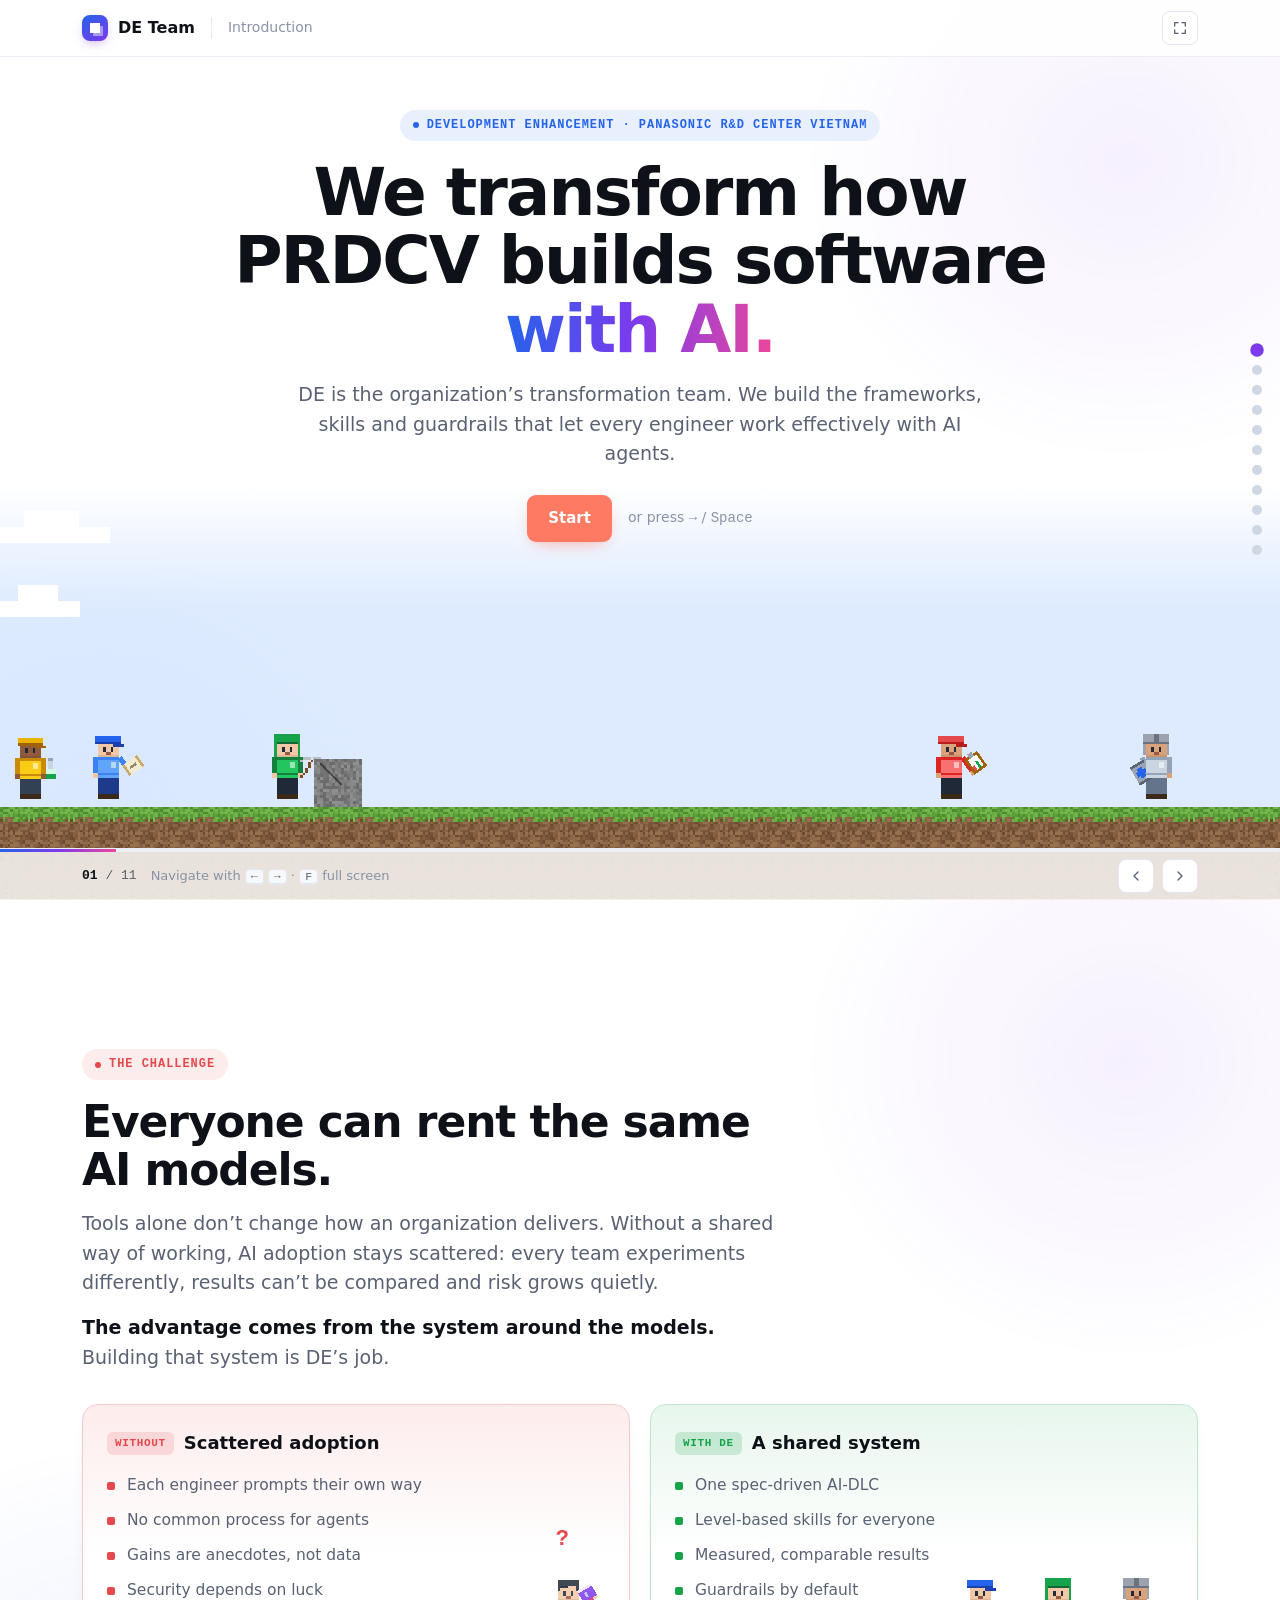
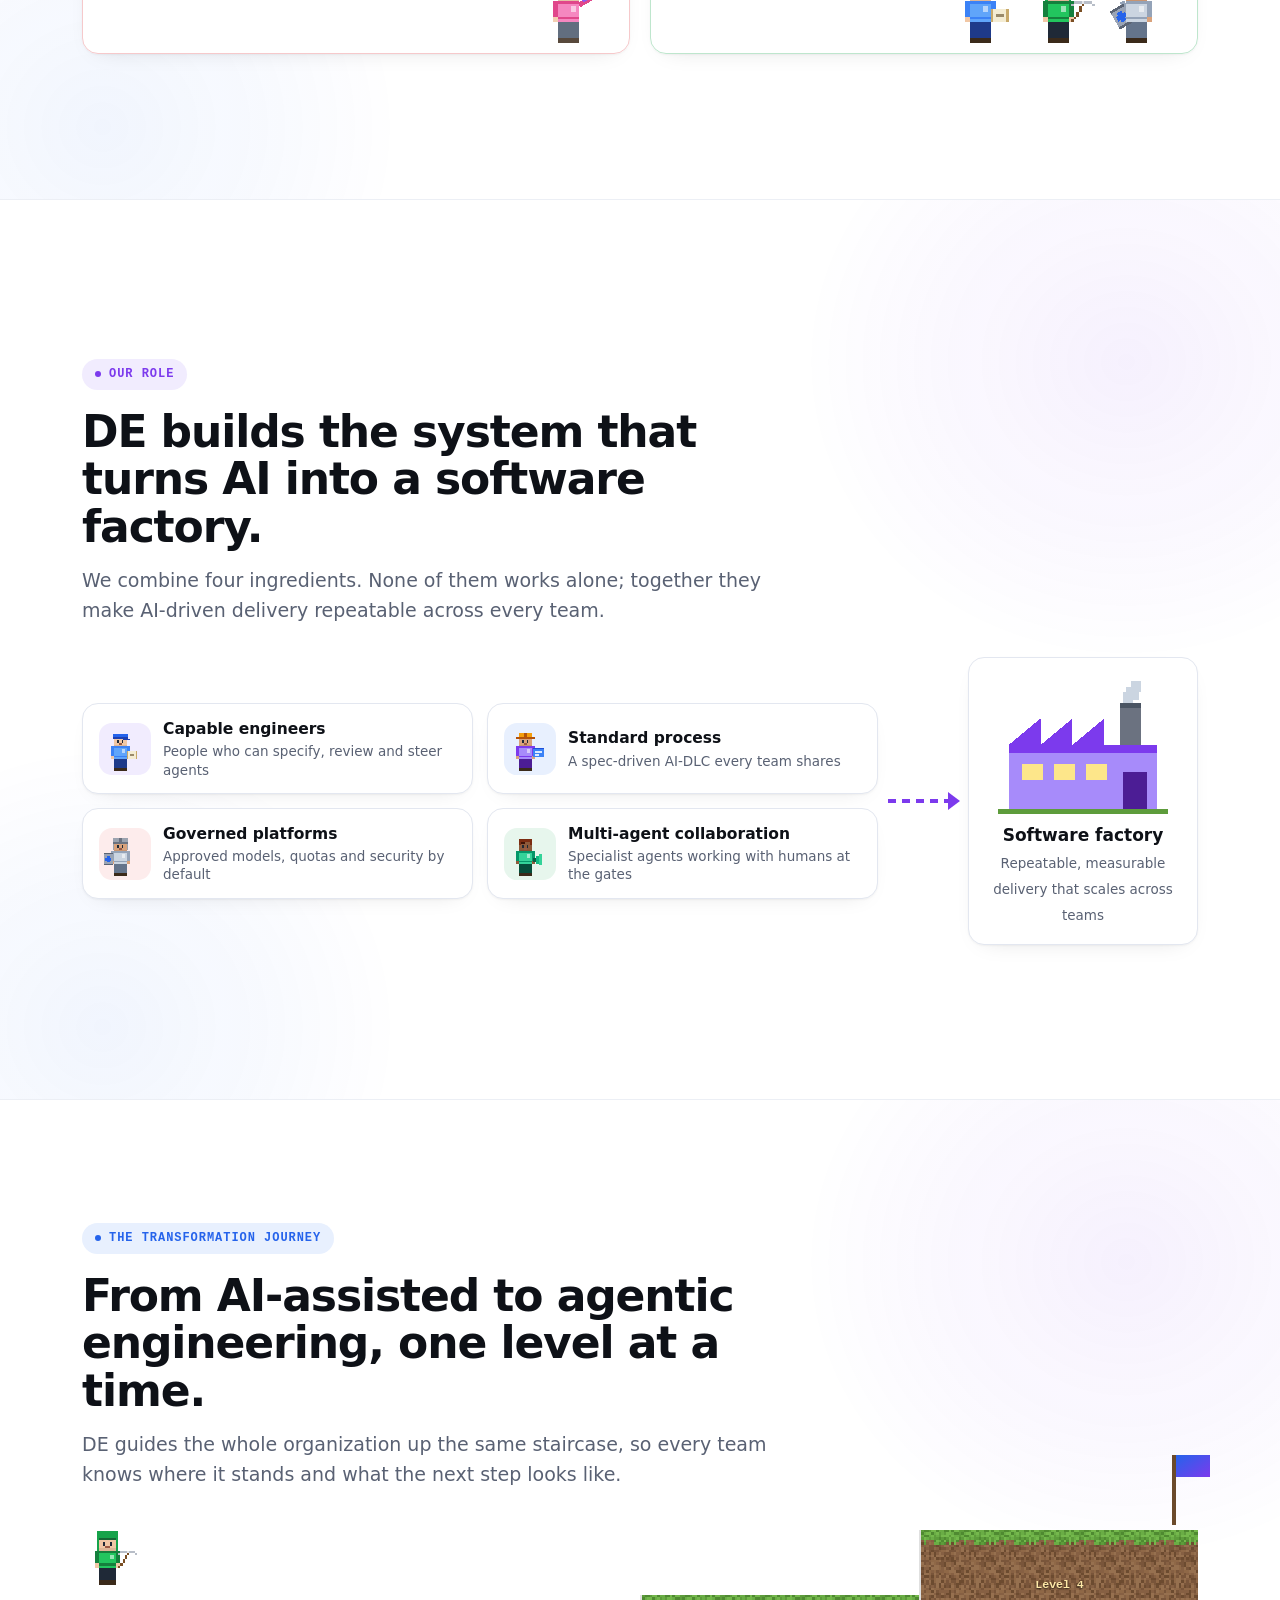
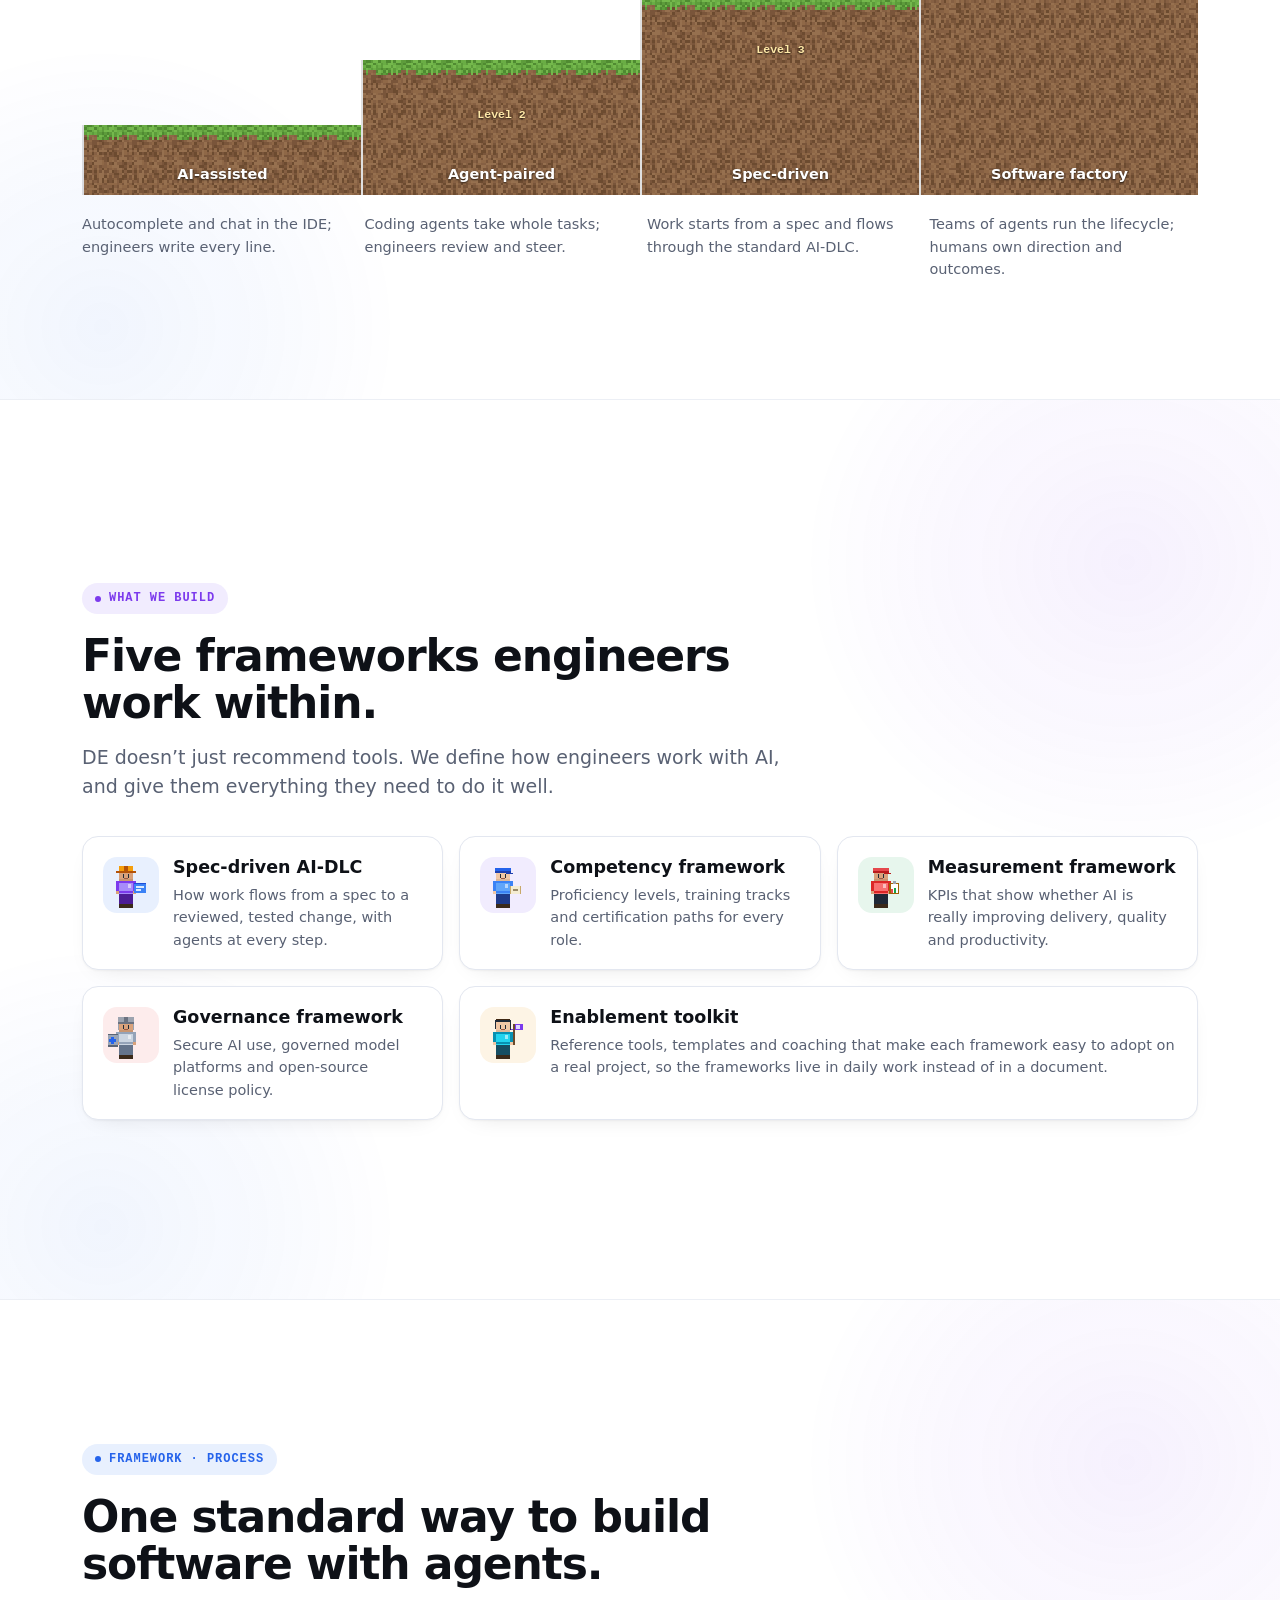
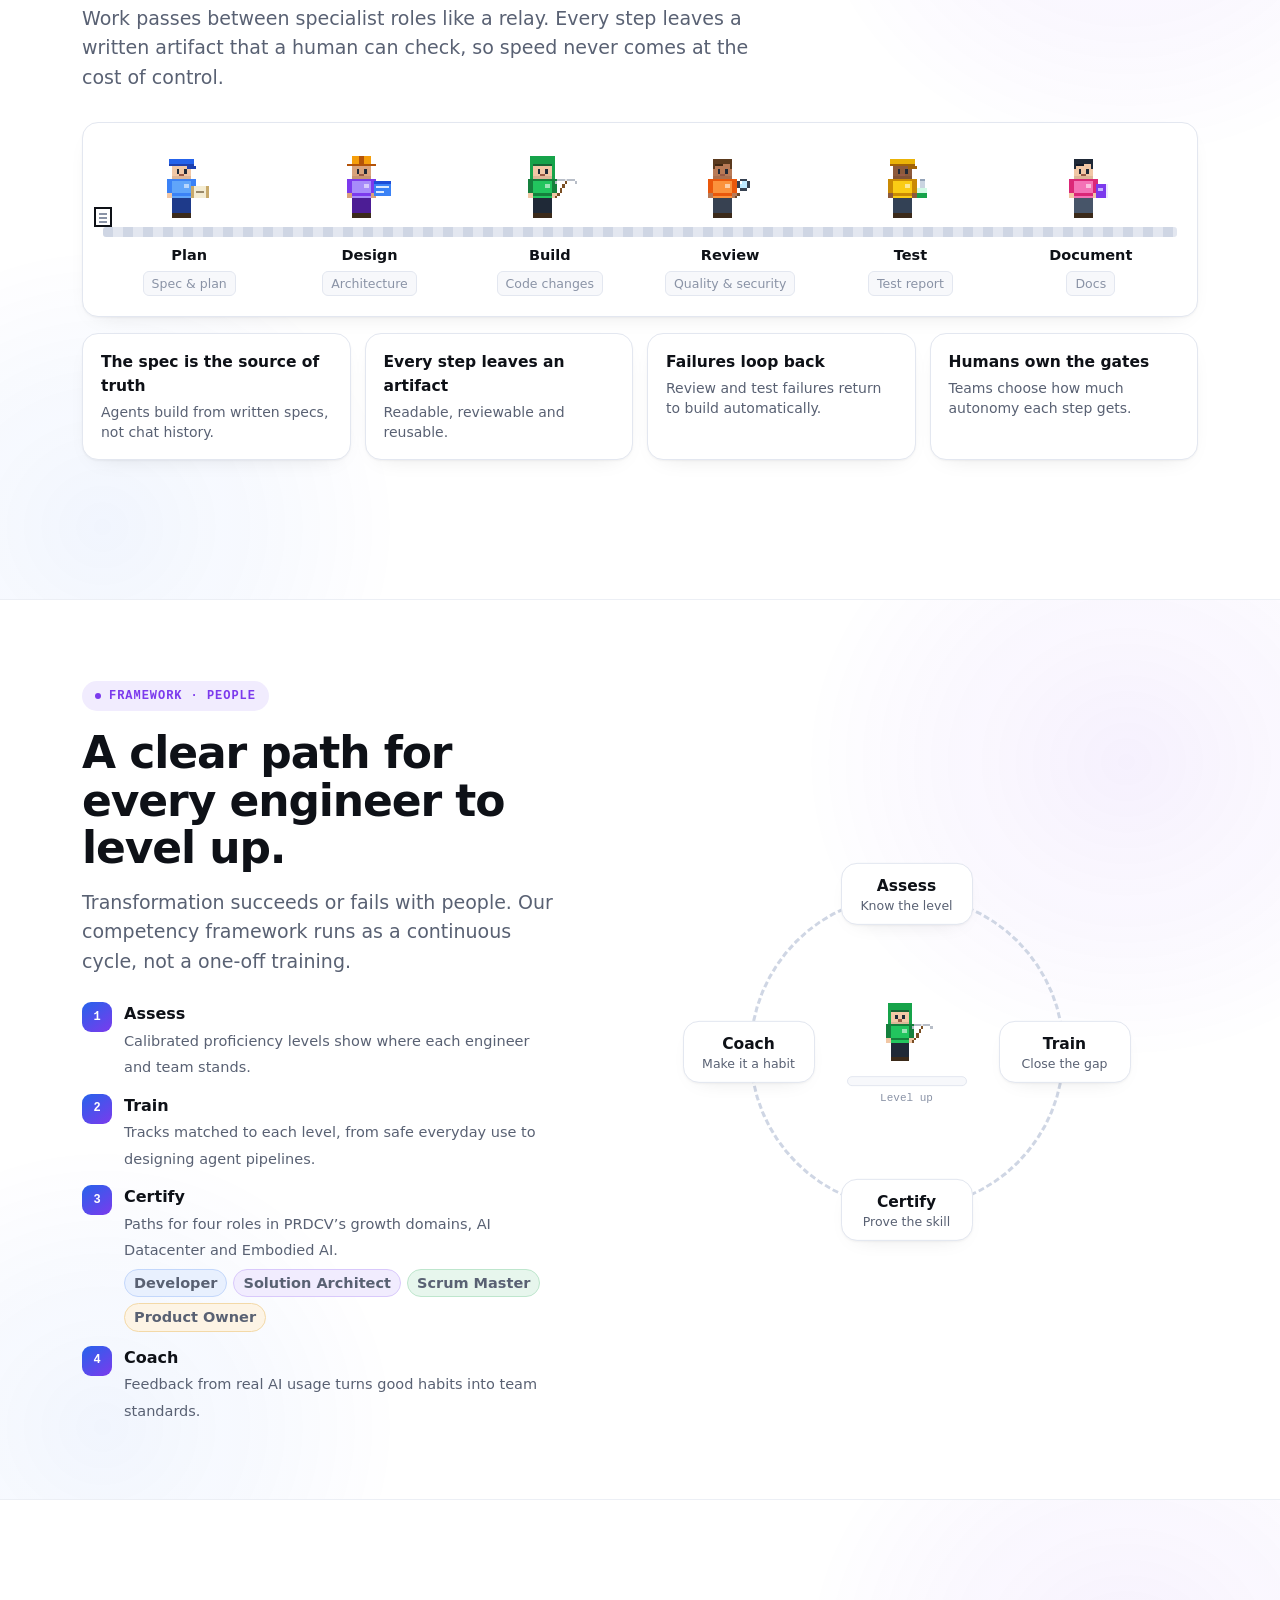
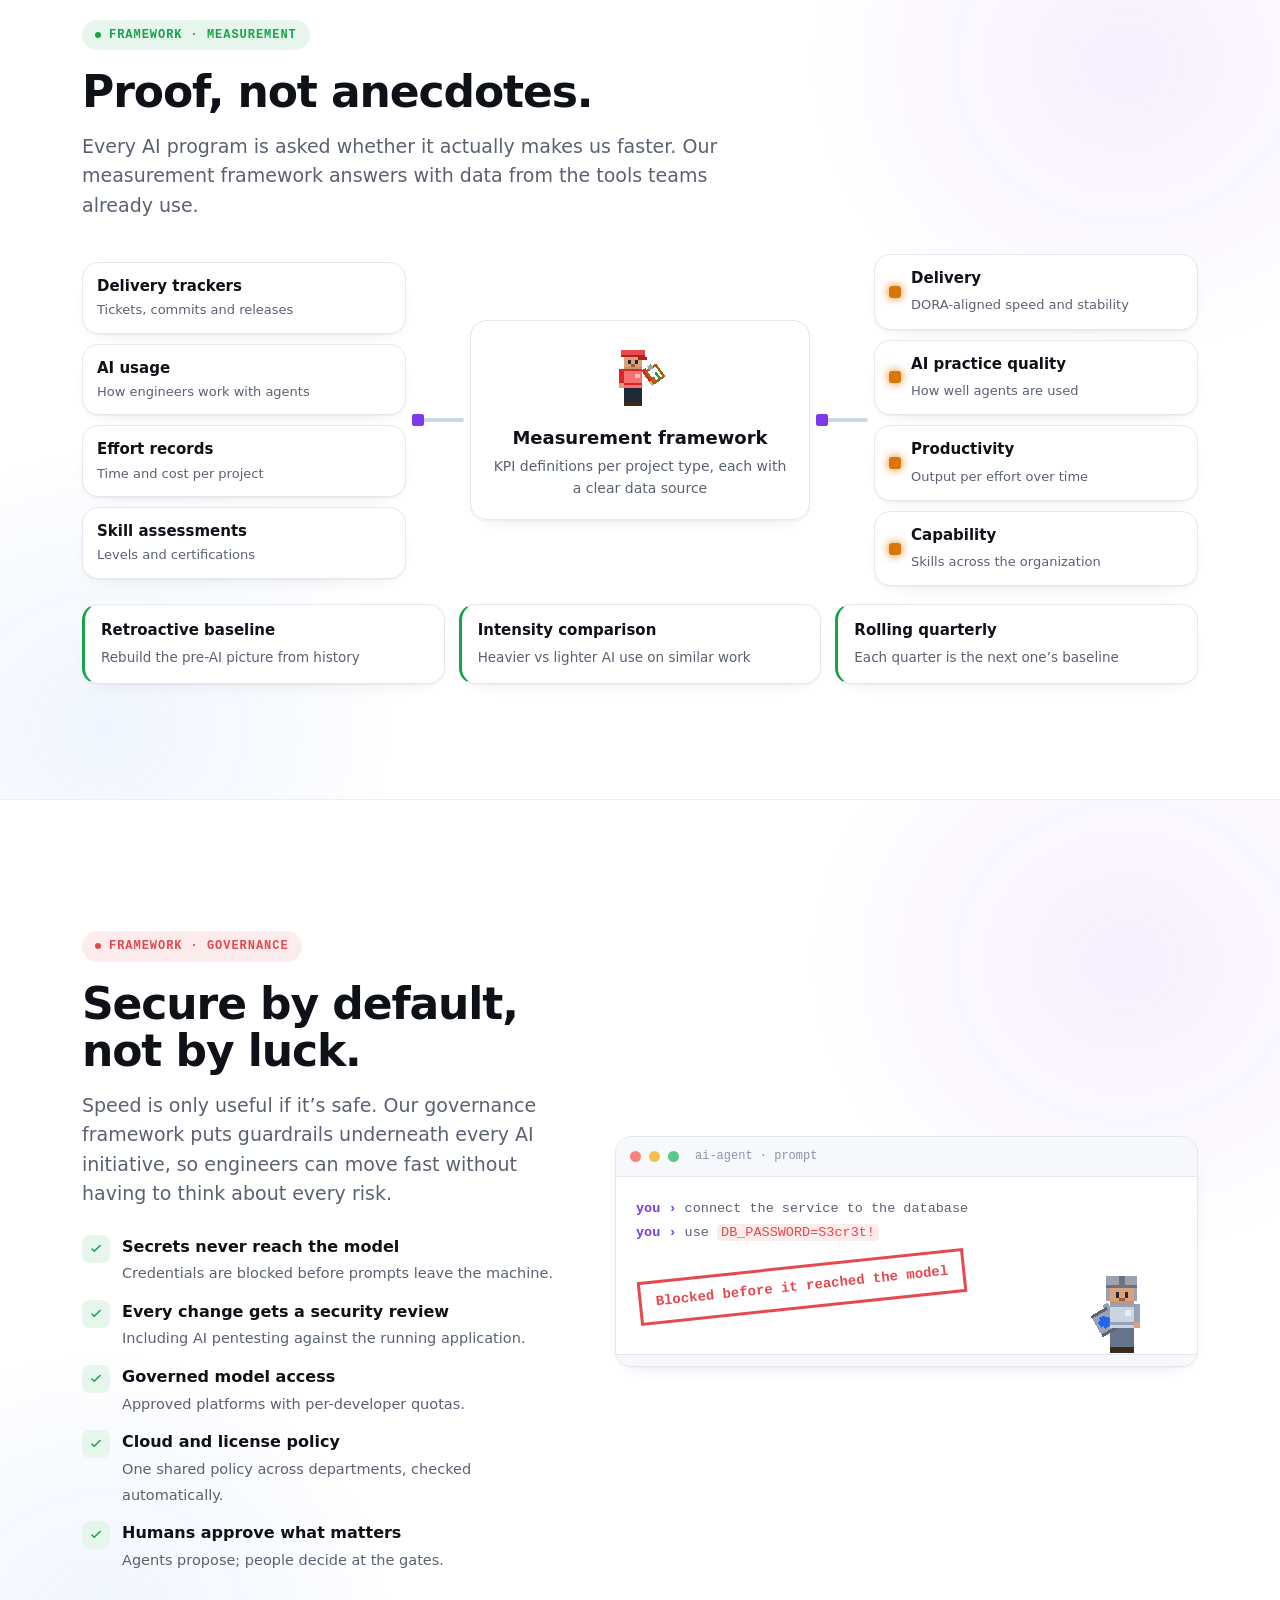
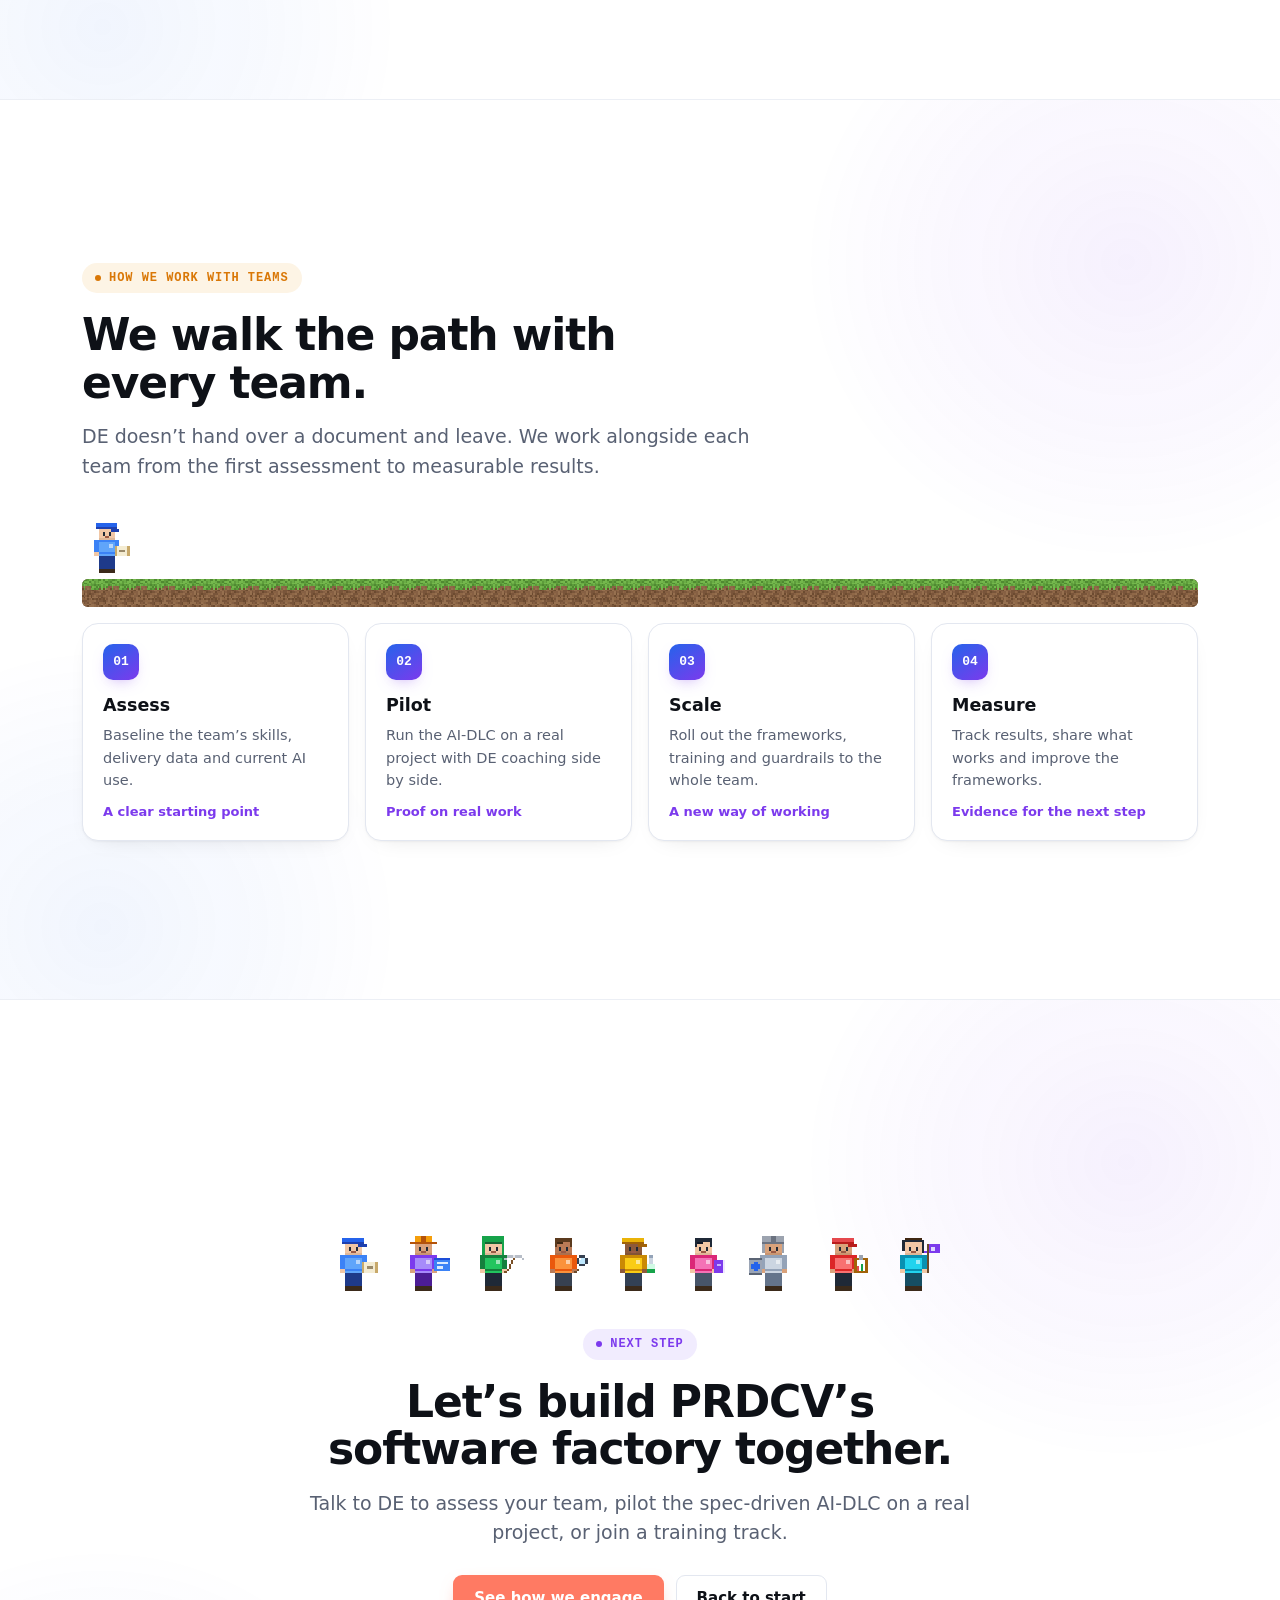
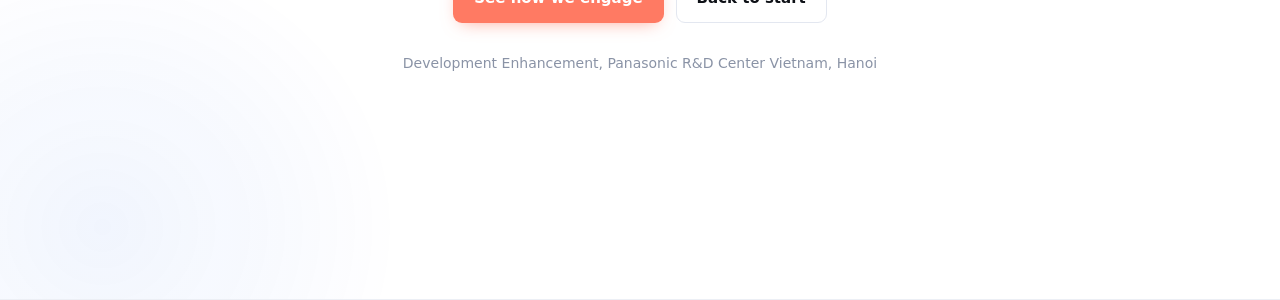
<file: assets/de-template.html>
<!doctype html>
<html lang="en">
<head>
<meta charset="utf-8" />
<meta name="viewport" content="width=device-width, initial-scale=1, viewport-fit=cover" />
<title>DE Team — Transforming how PRDCV builds software with AI</title>
<meta name="description" content="Slide presentation: the Development Enhancement team at Panasonic R&D Center Vietnam, the organization’s transformation team for AI-driven software development." />
<style>
  :root {
    color-scheme: light dark;
    --bg: #FFFFFF; --bg-soft: #F7F8FB; --surface: #FFFFFF;
    --fg: #0E1117; --muted: #596173; --faint: #8A93A6;
    --border: #E3E7F0; --border-soft: #ECEFF5; --border-strong: #CFD6E4;
    --accent: #FF7A63; --accent-dim: #E85C45;
    --code-bg: #F4F6FA;
    --ok: #16A34A;
    --violet: #7C3AED; --violet-bg: #F1ECFE; --violet-line: #D9C9FB;
    --red: #E5484D;    --red-bg: #FDECEC;    --red-line: #F6C9CB;
    --blue: #2563EB;   --blue-bg: #E8F0FE;   --blue-line: #C3D7FB;
    --green: #16A34A;  --green-bg: #E7F6ED;  --green-line: #BEE6CD;
    --amber: #D97706;  --amber-bg: #FDF4E5;  --amber-line: #F3D9A8;
    --sky-a: #CFE2FF; --sky-b: #F1F7FF; --sun: #FFE27A; --cloud: #FFFFFF;
    --bubble: #FFFFFF; --bubble-fg: #0E1117;
    --mono: ui-monospace, "Cascadia Mono", "SF Mono", Consolas, "Liberation Mono", monospace;
    --sans: "Segoe UI Variable Text", "Segoe UI", system-ui, -apple-system, "Noto Sans", sans-serif;
    --shadow-card: 0 1px 2px rgba(16,17,23,0.04), 0 8px 24px -16px rgba(16,17,23,0.18);
    --grad: linear-gradient(145deg, #2563EB, #7C3AED);
  }
  @media (prefers-color-scheme: dark) {
    :root:not([data-theme="light"]) {
      --bg: #0E121A; --bg-soft: #131823; --surface: #161C27;
      --fg: #E8ECF3; --muted: #A3ACBD; --faint: #7C869A;
      --border: #273042; --border-soft: #1F2635; --border-strong: #36415A;
      --code-bg: #121824; --ok: #4ADE80;
      --violet: #A98BFA; --violet-bg: #251D3D; --violet-line: #43356B;
      --red: #FF7B7F; --red-bg: #33191C; --red-line: #5E2B30;
      --blue: #6E9BFF; --blue-bg: #17233D; --blue-line: #2C4373;
      --green: #4ADE80; --green-bg: #13291D; --green-line: #25503A;
      --amber: #F5B44A; --amber-bg: #2E2312; --amber-line: #5A4220;
      --sky-a: #0B1430; --sky-b: #1D2A57; --sun: #E9ECF5; --cloud: #4A5583;
      --bubble: #232B3B; --bubble-fg: #E8ECF3;
      --shadow-card: 0 1px 2px rgba(0,0,0,0.3), 0 8px 24px -16px rgba(0,0,0,0.6);
    }
  }
  :root[data-theme="dark"] {
    --bg: #0E121A; --bg-soft: #131823; --surface: #161C27;
    --fg: #E8ECF3; --muted: #A3ACBD; --faint: #7C869A;
    --border: #273042; --border-soft: #1F2635; --border-strong: #36415A;
    --code-bg: #121824; --ok: #4ADE80;
    --violet: #A98BFA; --violet-bg: #251D3D; --violet-line: #43356B;
    --red: #FF7B7F; --red-bg: #33191C; --red-line: #5E2B30;
    --blue: #6E9BFF; --blue-bg: #17233D; --blue-line: #2C4373;
    --green: #4ADE80; --green-bg: #13291D; --green-line: #25503A;
    --amber: #F5B44A; --amber-bg: #2E2312; --amber-line: #5A4220;
    --sky-a: #0B1430; --sky-b: #1D2A57; --sun: #E9ECF5; --cloud: #4A5583;
    --bubble: #232B3B; --bubble-fg: #E8ECF3;
    --shadow-card: 0 1px 2px rgba(0,0,0,0.3), 0 8px 24px -16px rgba(0,0,0,0.6);
  }

  * { box-sizing: border-box; margin: 0; padding: 0; }
  html { scroll-snap-type: y mandatory; scroll-behavior: smooth; }
  body {
    background: var(--bg); color: var(--fg); font-family: var(--sans);
    font-size: 17px; line-height: 1.55; -webkit-font-smoothing: antialiased; overflow-x: hidden;
  }
  a { color: inherit; text-decoration: none; }
  svg { display: block; }
  :focus-visible { outline: 2px solid var(--blue); outline-offset: 3px; border-radius: 6px; }
  .grad-text { background: linear-gradient(92deg, #2563EB 0%, #7C3AED 48%, #EC4899 100%);
    -webkit-background-clip: text; background-clip: text; -webkit-text-fill-color: transparent; color: transparent; }
  .wrap { width: 100%; max-width: 1180px; margin: 0 auto; padding: 0 32px; }

  /* ---------- chrome: top bar, bottom bar, dots ---------- */
  .topbar {
    position: fixed; z-index: 50; top: 0; left: 0; right: 0;
    padding-top: env(safe-area-inset-top, 0px);
    background: color-mix(in srgb, var(--bg) 82%, transparent);
    backdrop-filter: blur(14px); -webkit-backdrop-filter: blur(14px);
    border-bottom: 1px solid var(--border-soft);
  }
  .topbar .in { display: flex; align-items: center; gap: 16px; height: 56px; }
  .brand { display: flex; align-items: center; gap: 10px; font-weight: 650; font-size: 16px; }
  .glyph { width: 26px; height: 26px; border-radius: 8px; background: var(--grad); display: grid; place-items: center; box-shadow: 0 4px 12px -4px rgba(124,58,237,.5); }
  .glyph i { width: 10px; height: 10px; background: #fff; box-shadow: 3px 3px 0 rgba(255,255,255,.45); display: block; }
  .crumb { color: var(--faint); font-size: 14px; border-left: 1px solid var(--border); padding-left: 16px; }
  .tb-right { margin-left: auto; display: flex; gap: 8px; }
  .icon-btn { width: 36px; height: 34px; border-radius: 8px; border: 1px solid var(--border); background: var(--bg); color: var(--muted); display: grid; place-items: center; cursor: pointer; }
  .icon-btn:hover { color: var(--fg); border-color: var(--border-strong); }
  .icon-btn svg { width: 16px; height: 16px; fill: none; stroke: currentColor; stroke-width: 2; stroke-linecap: round; stroke-linejoin: round; }

  .bottombar {
    position: fixed; z-index: 50; left: 0; right: 0; bottom: 0;
    padding-bottom: env(safe-area-inset-bottom, 0px);
    background: color-mix(in srgb, var(--bg) 82%, transparent);
    backdrop-filter: blur(14px); -webkit-backdrop-filter: blur(14px);
    border-top: 1px solid var(--border-soft);
  }
  .progress { height: 3px; background: var(--border-soft); }
  .progress i { display: block; height: 100%; width: 0; background: linear-gradient(90deg, #2563EB, #7C3AED, #EC4899); transition: width .4s ease; }
  .bottombar .in { display: flex; align-items: center; gap: 14px; height: 48px; }
  .counter { font-family: var(--mono); font-size: 13px; color: var(--muted); }
  .counter b { color: var(--fg); font-weight: 600; }
  .hint { font-size: 13px; color: var(--faint); }
  .hint kbd { font-family: var(--mono); font-size: 11.5px; border: 1px solid var(--border); border-bottom-width: 2px; border-radius: 5px; padding: 0 5px; color: var(--muted); background: var(--bg-soft); }
  .bb-right { margin-left: auto; display: flex; gap: 8px; }

  .dots { position: fixed; z-index: 40; right: 18px; top: 50%; transform: translateY(-50%); display: grid; gap: 10px; }
  .dots a { width: 10px; height: 10px; border-radius: 50%; background: var(--border-strong); transition: transform .2s, background .2s; }
  .dots a:hover { transform: scale(1.3); }
  .dots a[aria-current="true"] { background: var(--violet); transform: scale(1.35); }

  /* ---------- slides ---------- */
  .slide {
    position: relative; height: 100vh; height: 100svh; scroll-snap-align: start;
    display: flex; align-items: center; overflow: hidden;
    padding: calc(76px + env(safe-area-inset-top, 0px)) 0 calc(72px + env(safe-area-inset-bottom, 0px));
    border-bottom: 1px solid var(--border-soft);
  }
  .slide::before { content: ""; position: absolute; inset: 0; pointer-events: none; opacity: .9;
    background: radial-gradient(38% 50% at 88% 18%, rgba(124,58,237,0.08), transparent 70%), radial-gradient(34% 46% at 8% 92%, rgba(37,99,235,0.07), transparent 72%); }
  .slide > .wrap { position: relative; z-index: 1; }
  .eyebrow {
    font-family: var(--mono); font-size: 12px; letter-spacing: 0.08em; text-transform: uppercase; font-weight: 600;
    color: var(--blue); background: var(--blue-bg); border-radius: 999px;
    display: inline-flex; align-items: center; gap: 8px; margin-bottom: 18px; padding: 6px 13px;
  }
  .eyebrow::before { content: ""; width: 6px; height: 6px; border-radius: 50%; background: currentColor; }
  .eyebrow.v { color: var(--violet); background: var(--violet-bg); }
  .eyebrow.g { color: var(--green); background: var(--green-bg); }
  .eyebrow.r { color: var(--red); background: var(--red-bg); }
  .eyebrow.a { color: var(--amber); background: var(--amber-bg); }
  h1.title { font-size: clamp(36px, 5.6vw, 66px); line-height: 1.04; letter-spacing: -0.03em; font-weight: 750; max-width: 18ch; }
  h2.title { font-size: clamp(28px, 3.8vw, 44px); line-height: 1.08; letter-spacing: -0.025em; font-weight: 720; max-width: 22ch; }
  .lead { color: var(--muted); font-size: clamp(16px, 1.6vw, 19px); max-width: 58ch; margin-top: 16px; }
  .split { display: grid; grid-template-columns: 0.9fr 1.1fr; gap: 56px; align-items: center; }
  .card { background: var(--surface); border: 1px solid var(--border); border-radius: 16px; box-shadow: var(--shadow-card); }
  .mt { margin-top: 32px; }

  /* reveal when a slide becomes active */
  .rv { opacity: 0; transform: translateY(16px); transition: opacity .6s ease, transform .6s ease; transition-delay: calc(var(--i, 0) * 90ms); }
  .slide.active .rv, .slide.seen .rv { opacity: 1; transform: none; }

  /* ---------- pixel characters ---------- */
  .ch-host { display: block; }
  .ch { display: block; width: 100%; height: auto; overflow: visible; shape-rendering: crispEdges; }
  .ch .arm, .ch .leg, .ch .eyes { transform-box: view-box; }
  .ch .arm-l { transform-origin: 7px 13px; } .ch .arm-r { transform-origin: 17px 13px; }
  .ch .leg-l { transform-origin: 10px 20px; } .ch .leg-r { transform-origin: 14px 20px; }
  .ch .eyes  { transform-origin: 12px 9px; animation: blinkeye 4.2s infinite; }
  @keyframes blinkeye { 0%, 94%, 100% { transform: scaleY(1); } 96% { transform: scaleY(.1); } }
  .ch .body-all { animation: bob 2.4s ease-in-out infinite; }
  @keyframes bob { 0%,100% { transform: translateY(0); } 50% { transform: translateY(-0.6px); } }
  .anim-walk .leg-l, .anim-walk .arm-r { animation: swingA .6s ease-in-out infinite; }
  .anim-walk .leg-r, .anim-walk .arm-l { animation: swingB .6s ease-in-out infinite; }
  @keyframes swingA { 0%,100% { transform: rotate(22deg); } 50% { transform: rotate(-22deg); } }
  @keyframes swingB { 0%,100% { transform: rotate(-22deg); } 50% { transform: rotate(22deg); } }
  .anim-work .arm-r { animation: work .6s ease-in-out infinite; }
  @keyframes work { 0%,100% { transform: rotate(10deg); } 45% { transform: rotate(-80deg); } }
  .anim-wave .arm-r { animation: wave 1.2s ease-in-out infinite; }
  @keyframes wave { 0%,100% { transform: rotate(-150deg); } 50% { transform: rotate(-175deg); } }
  .anim-read .arm-r { transform: rotate(-35deg); }
  .anim-guard .arm-l { transform: rotate(-30deg); }
  .anim-think .arm-r { transform: rotate(-120deg); }

  .bubble {
    position: absolute; z-index: 3; white-space: nowrap;
    background: var(--bubble); color: var(--bubble-fg); border: 2px solid var(--fg);
    font-family: var(--mono); font-size: 12px; font-weight: 600; padding: 4px 9px;
  }
  .bubble::after { content: ""; position: absolute; left: 14px; bottom: -8px; width: 8px; height: 8px; background: var(--bubble); border-right: 2px solid var(--fg); border-bottom: 2px solid var(--fg); transform: rotate(45deg); }
  .bubble.talk { opacity: 0; animation: say 16s infinite; }
  @keyframes say { 0% { opacity: 0; transform: translateY(6px); } 3% { opacity: 1; transform: none; } 21% { opacity: 1; } 24%, 100% { opacity: 0; } }
  .ok { color: var(--ok); } .no { color: var(--red); }

  .ground { background-color: #866043; background-image: var(--t-ground); background-size: 40px 40px; image-rendering: pixelated; position: relative; }
  .ground::before { content: ""; position: absolute; left: 0; right: 0; top: 0; height: 40px; background-color: #5d9c3b; background-image: var(--t-grass-side); background-size: 40px 40px; image-rendering: pixelated; }

  /* ---------- 1. title ---------- */
  .s-title { align-items: flex-start; padding-top: calc(110px + env(safe-area-inset-top, 0px)); }
  .s-title .wrap { text-align: center; display: flex; flex-direction: column; align-items: center; }
  .s-title .lead { margin-left: auto; margin-right: auto; }
  .world { position: absolute; left: 0; right: 0; bottom: 0; height: 46%; background: linear-gradient(transparent, color-mix(in srgb, var(--sky-a) 70%, transparent) 30%); }
  .world .ground { position: absolute; left: 0; right: 0; bottom: 0; height: 92px; }
  .world .actor { position: absolute; bottom: 90px; }
  .world .actor .ch-host { width: 78px; }
  .world .cloud { position: absolute; height: 16px; background: var(--cloud); animation: drift 60s linear infinite; }
  .world .cloud::before { content: ""; position: absolute; height: 16px; width: 50%; left: 22%; top: -16px; background: var(--cloud); }
  @keyframes drift { from { transform: translateX(-20vw); } to { transform: translateX(120vw); } }
  .rock { position: absolute; bottom: 92px; width: 48px; height: 48px; background-color: #7f7f7f; background-image: var(--t-stone); background-size: 48px 48px; image-rendering: pixelated; }
  .rock::after { content: ""; position: absolute; inset: 0; background: linear-gradient(45deg, transparent 46%, rgba(0,0,0,.45) 47% 52%, transparent 53%) 6px 4px / 22px 22px no-repeat; animation: crack 1.2s steps(1) infinite; }
  @keyframes crack { 50% { opacity: .35; } }
  .walker { position: absolute; bottom: 90px; animation: patrol 16s linear infinite; }
  .walker .flip { animation: face 16s steps(1) infinite; }
  @keyframes patrol { 0% { left: 40%; } 46% { left: 58%; } 50% { left: 58%; } 96% { left: 40%; } 100% { left: 40%; } }
  @keyframes face { 0% { transform: scaleX(1); } 48% { transform: scaleX(-1); } 98% { transform: scaleX(1); } }
  .start-hint { margin-top: 26px; display: inline-flex; gap: 10px; align-items: center; color: var(--faint); font-size: 14px; }
  .start-hint .btn { margin-right: 6px; }
  .btn { display: inline-flex; align-items: center; gap: 9px; justify-content: center; font-size: 15px; font-weight: 600; padding: 11px 20px; border-radius: 9px; border: 1px solid transparent; cursor: pointer; white-space: nowrap; }
  .btn-primary { background: var(--accent); color: #fff; box-shadow: 0 6px 18px -8px rgba(255,122,99,0.75); }
  .btn-primary:hover { background: var(--accent-dim); }
  .btn-ghost { background: var(--bg); color: var(--fg); border-color: var(--border); }
  .btn-ghost:hover { background: var(--bg-soft); border-color: var(--border-strong); }

  /* ---------- 2. challenge ---------- */
  .versus { display: grid; grid-template-columns: 1fr 1fr; gap: 20px; }
  .vs { padding: 24px 24px 22px; position: relative; overflow: hidden; min-height: 250px; }
  .vs.bad { border-color: var(--red-line); background: linear-gradient(180deg, var(--red-bg) 0%, var(--surface) 60%); }
  .vs.good { border-color: var(--green-line); background: linear-gradient(180deg, var(--green-bg) 0%, var(--surface) 60%); }
  .vs h3 { font-size: 18px; font-weight: 650; display: flex; align-items: center; gap: 10px; margin-bottom: 16px; }
  .tag { font-family: var(--mono); font-size: 11px; letter-spacing: .06em; text-transform: uppercase; padding: 3px 8px; border-radius: 6px; font-weight: 600; }
  .vs.bad .tag { color: var(--red); background: color-mix(in srgb, var(--red) 15%, transparent); }
  .vs.good .tag { color: var(--ok); background: color-mix(in srgb, var(--green) 18%, transparent); }
  .dl { list-style: none; display: grid; gap: 11px; padding-right: 150px; }
  @media (max-width: 760px) { .dl { padding-right: 0; } .vs { padding-bottom: 96px; } .vs .who .ch-host { width: 60px; } .ingredients { grid-template-columns: 1fr; } }
  .dl li { position: relative; padding-left: 20px; color: var(--muted); font-size: 15.5px; }
  .dl li::before { content: ""; position: absolute; left: 0; top: 9px; width: 8px; height: 8px; border-radius: 2px; }
  .vs.bad .dl li::before { background: var(--red); }
  .vs.good .dl li::before { background: var(--ok); }
  .vs .who { position: absolute; right: 14px; bottom: 0; display: flex; align-items: flex-end; gap: 0; }
  .vs .who .ch-host { width: 78px; }
  .vs.bad .who .ch-host { opacity: .85; }
  .qmark { position: absolute; right: 60px; bottom: 96px; font-family: var(--mono); font-weight: 700; font-size: 22px; color: var(--red); animation: q 2s ease-in-out infinite; }
  @keyframes q { 0%,100% { transform: translateY(0) rotate(-8deg); } 50% { transform: translateY(-6px) rotate(8deg); } }

  /* ---------- 3. role: recipe ---------- */
  .recipe { display: grid; grid-template-columns: 1fr 70px 230px; align-items: center; gap: 10px; }
  .ingredients { display: grid; grid-template-columns: 1fr 1fr; gap: 14px; }
  .ing { padding: 16px 16px 14px; display: grid; grid-template-columns: 52px 1fr; gap: 12px; align-items: center; }
  .ing .av { width: 52px; height: 52px; border-radius: 13px; display: grid; place-items: end center; overflow: hidden; }
  .ing .av .ch-host { width: 46px; margin-bottom: -2px; }
  .ing b { display: block; font-size: 15.5px; line-height: 1.25; }
  .ing span { color: var(--muted); font-size: 13.5px; line-height: 1.35; display: block; margin-top: 3px; }
  .bg-violet { background: var(--violet-bg); } .bg-blue { background: var(--blue-bg); } .bg-green { background: var(--green-bg); } .bg-red { background: var(--red-bg); } .bg-amber { background: var(--amber-bg); }
  .flow-arrow { height: 4px; background: repeating-linear-gradient(90deg, var(--violet) 0 8px, transparent 8px 14px); position: relative; animation: march 0.8s linear infinite; }
  .flow-arrow::after { content: ""; position: absolute; right: -2px; top: -7px; border-left: 12px solid var(--violet); border-top: 9px solid transparent; border-bottom: 9px solid transparent; }
  @keyframes march { to { background-position: 14px 0; } }
  .factory { padding: 18px 18px 16px; text-align: center; }
  .factory svg { width: 170px; margin: 0 auto 8px; shape-rendering: crispEdges; overflow: visible; }
  .factory b { display: block; font-size: 17px; }
  .factory span { color: var(--muted); font-size: 13.5px; }
  .smoke { animation: smoke 3s ease-out infinite; transform-box: fill-box; }
  .smoke.s2 { animation-delay: 1s; } .smoke.s3 { animation-delay: 2s; }
  @keyframes smoke { 0% { opacity: .9; transform: translate(0, 0); } 100% { opacity: 0; transform: translate(6px, -22px); } }
  .win { animation: winlit 2.4s steps(1) infinite; }
  .win.w2 { animation-delay: .8s; } .win.w3 { animation-delay: 1.6s; }
  @keyframes winlit { 0% { fill: #fde68a; } 50% { fill: #f59e0b; } }

  /* ---------- 4. journey stairs ---------- */
  .stairs { position: relative; height: 270px; margin-top: 36px; }
  .step-block { position: absolute; bottom: 0; width: 25%; border-left: 2px solid rgba(0,0,0,.12); }
  .step-block .ground { position: absolute; inset: 0; }
  .step-block .lbl { position: absolute; left: 0; right: 0; bottom: 10px; text-align: center; color: #fff; font-weight: 700; font-size: 14.5px; text-shadow: 0 1px 2px rgba(0,0,0,.7); z-index: 1; }
  .step-block .lvl { position: absolute; left: 0; right: 0; top: 46px; text-align: center; color: #ffe9a8; font-family: var(--mono); font-size: 11.5px; font-weight: 600; text-shadow: 0 1px 2px rgba(0,0,0,.8); z-index: 1; }
  .climber { position: absolute; width: 64px; animation: climb 14s linear infinite; }
  @keyframes climb {
    0%   { left: 6%;  bottom: 70px; }
    18%  { left: 15%; bottom: 70px; }
    23%  { left: 28%; bottom: 135px; }
    40%  { left: 40%; bottom: 135px; }
    45%  { left: 53%; bottom: 200px; }
    62%  { left: 65%; bottom: 200px; }
    67%  { left: 78%; bottom: 265px; }
    86%  { left: 86%; bottom: 265px; }
    100% { left: 86%; bottom: 265px; }
  }
  .flagpole { position: absolute; right: 2%; bottom: 270px; width: 4px; height: 70px; background: #6b4a2b; }
  .flagpole::after { content: ""; position: absolute; left: 4px; top: 0; width: 34px; height: 22px; background: var(--grad); animation: flap 1s steps(2) infinite; }
  @keyframes flap { 50% { width: 30px; } }
  .stage-notes { display: grid; grid-template-columns: repeat(4, 1fr); gap: 14px; margin-top: 18px; }
  .stage-notes p { color: var(--muted); font-size: 14.5px; }

  /* ---------- 5. frameworks ---------- */
  .fw-grid { display: grid; grid-template-columns: repeat(3, 1fr); gap: 16px; margin-top: 34px; }
  .fw { padding: 20px 20px 18px; display: grid; grid-template-columns: 56px 1fr; gap: 14px; align-items: start; transition: transform .18s, border-color .18s; }
  .fw:hover { transform: translateY(-3px); border-color: var(--border-strong); }
  .fw:hover .arm-r { animation: wave 1.2s ease-in-out infinite; }
  .fw .av { width: 56px; height: 56px; border-radius: 14px; display: grid; place-items: end center; overflow: hidden; }
  .fw .av .ch-host { width: 50px; margin-bottom: -2px; }
  .fw h3 { font-size: 17.5px; font-weight: 650; line-height: 1.25; margin-bottom: 5px; }
  .fw p { color: var(--muted); font-size: 14.5px; }
  .fw.wide { grid-column: span 2; }

  /* ---------- 6. AI-DLC relay ---------- */
  .relay-card { margin-top: 30px; overflow: hidden; }
  .relay-scroll { overflow-x: auto; }
  .relay { position: relative; min-width: 720px; padding: 26px 20px 20px; }
  .belt { position: absolute; left: 20px; right: 20px; top: 104px; height: 10px; border-radius: 3px;
    background: repeating-linear-gradient(90deg, var(--border-strong) 0 10px, var(--border) 10px 20px); animation: belt 1s linear infinite; }
  @keyframes belt { to { background-position: 20px 0; } }
  .parcel-track { position: absolute; left: 20px; right: 20px; top: 84px; height: 20px; }
  .parcel { position: absolute; top: 0; left: 0; width: 18px; height: 20px; transform: translateX(-50%); background: #fff; border: 2px solid var(--fg); animation: carry 12s linear infinite; }
  .parcel::before { content: ""; position: absolute; left: 3px; right: 3px; top: 4px; height: 2px; background: var(--faint); box-shadow: 0 4px 0 var(--faint), 0 8px 0 var(--faint); }
  @keyframes carry { from { left: 0%; } to { left: 100%; } }
  .stations { position: relative; display: grid; grid-template-columns: repeat(6, 1fr); gap: 8px; }
  .station { display: flex; flex-direction: column; align-items: center; text-align: center; }
  .station .ch-host { width: 74px; animation: hop 12s infinite; animation-delay: var(--d); }
  .station .ch .arm-r { animation: stwork 12s infinite; animation-delay: var(--d); }
  @keyframes hop { 0% { transform: translateY(0); } 3% { transform: translateY(-9px); } 6%, 100% { transform: translateY(0); } }
  @keyframes stwork { 0% { transform: rotate(0); } 3% { transform: rotate(-70deg); } 6% { transform: rotate(0); } 9% { transform: rotate(-70deg); } 12%, 100% { transform: rotate(0); } }
  .station b { font-size: 14.5px; margin-top: 16px; }
  .station .art { margin-top: 4px; font-size: 12.5px; padding: 2px 8px; border-radius: 6px; color: var(--faint); background: var(--bg-soft); border: 1px solid var(--border); animation: lit 12s infinite; animation-delay: var(--d); }
  @keyframes lit { 0%, 16% { color: var(--green); background: var(--green-bg); border-color: var(--green-line); } 18%, 100% { color: var(--faint); background: var(--bg-soft); border-color: var(--border); } }
  .principles { display: grid; grid-template-columns: repeat(4, 1fr); gap: 14px; margin-top: 16px; }
  .pr { padding: 16px 18px; }
  .pr b { display: block; font-size: 15.5px; margin-bottom: 4px; }
  .pr span { color: var(--muted); font-size: 14px; display: block; line-height: 1.45; }

  /* ---------- 7. competency cycle ---------- */
  .cycle { position: relative; width: min(420px, 100%); aspect-ratio: 1; margin: 0 auto; }
  .ring { position: absolute; inset: 52px; border-radius: 50%; border: 3px dashed var(--border-strong); }
  .orbit { position: absolute; inset: 52px; animation: spin 8s linear infinite; }
  .orbit i { position: absolute; left: 50%; top: -9px; width: 16px; height: 16px; margin-left: -8px; background: var(--violet); box-shadow: 0 0 0 4px var(--violet-bg); }
  @keyframes spin { to { transform: rotate(360deg); } }
  .node { position: absolute; width: 132px; padding: 10px 12px; text-align: center; transform: translate(-50%, -50%); animation: nodelit 8s infinite; animation-delay: var(--d); }
  .node b { display: block; font-size: 15.5px; }
  .node span { display: block; color: var(--muted); font-size: 12.5px; line-height: 1.3; }
  @keyframes nodelit { 0%, 20% { border-color: var(--violet); box-shadow: 0 0 0 4px var(--violet-bg); } 25%, 100% { border-color: var(--border); box-shadow: var(--shadow-card); } }
  .n1 { left: 50%; top: 52px; } .n2 { left: calc(100% - 52px); top: 50%; } .n3 { left: 50%; top: calc(100% - 52px); } .n4 { left: 52px; top: 50%; }
  .hub { position: absolute; left: 50%; top: 50%; transform: translate(-50%, -50%); width: 120px; text-align: center; }
  .hub .ch-host { width: 70px; margin: 0 auto; }
  .xp { height: 10px; border-radius: 99px; border: 1px solid var(--border); background: var(--bg-soft); overflow: hidden; margin-top: 6px; }
  .xp i { display: block; height: 100%; width: 0; background: linear-gradient(90deg, #22c55e, #84cc16); animation: xp 8s linear infinite; }
  @keyframes xp { from { width: 4%; } to { width: 100%; } }
  .hub small { display: block; font-family: var(--mono); font-size: 11px; color: var(--faint); margin-top: 4px; }
  .cyc-list { list-style: none; display: grid; gap: 14px; margin-top: 26px; }
  .cyc-list li { display: grid; grid-template-columns: 30px 1fr; gap: 12px; align-items: start; }
  .cyc-list .k { width: 30px; height: 30px; border-radius: 9px; display: grid; place-items: center; font-family: var(--mono); font-size: 12px; font-weight: 600; color: #fff; background: var(--grad); }
  .cyc-list b { display: block; font-size: 16px; }
  .cyc-list span { color: var(--muted); font-size: 14.5px; }
  .chips { display: flex; flex-wrap: wrap; gap: 6px; margin-top: 6px; }
  .chip { font-size: 12.5px; font-weight: 600; padding: 2px 9px; border-radius: 999px; border: 1.5px solid; }
  .c1 { color: var(--blue); background: var(--blue-bg); border-color: var(--blue-line); }
  .c2 { color: var(--violet); background: var(--violet-bg); border-color: var(--violet-line); }
  .c3 { color: var(--green); background: var(--green-bg); border-color: var(--green-line); }
  .c4 { color: var(--amber); background: var(--amber-bg); border-color: var(--amber-line); }

  /* ---------- 8. measure ---------- */
  .pipe { display: grid; grid-template-columns: 1fr 64px 1.05fr 64px 1fr; align-items: center; margin-top: 34px; }
  .col { display: grid; gap: 10px; }
  .src { padding: 12px 14px; font-size: 14.5px; }
  .src b { display: block; font-size: 15px; }
  .src span { color: var(--muted); font-size: 13px; }
  .core { padding: 20px; text-align: center; }
  .core .ch-host { width: 70px; margin: 0 auto 8px; }
  .core h3 { font-size: 18px; font-weight: 650; }
  .core p { color: var(--muted); font-size: 14px; margin-top: 4px; }
  .wire { position: relative; height: 4px; margin: 0 6px; background: var(--border-strong); border-radius: 2px; }
  .wire i { position: absolute; top: -4px; width: 12px; height: 12px; border-radius: 3px; background: var(--violet); animation: pulse 1.8s linear infinite; }
  .wire i:nth-child(2) { animation-delay: .9s; }
  @keyframes pulse { from { left: 0; opacity: 0; } 15% { opacity: 1; } 85% { opacity: 1; } to { left: calc(100% - 12px); opacity: 0; } }
  .out { padding: 12px 14px; display: grid; grid-template-columns: 12px 1fr; gap: 10px; align-items: center; }
  .out .lamp { width: 12px; height: 12px; border-radius: 3px; background: var(--amber); box-shadow: 0 0 10px var(--amber); animation: lamp 1.8s ease-in-out infinite; }
  @keyframes lamp { 50% { opacity: .45; box-shadow: none; } }
  .out b { display: block; font-size: 15px; }
  .out span { color: var(--muted); font-size: 13px; }
  .baselines { display: grid; grid-template-columns: repeat(3, 1fr); gap: 14px; margin-top: 18px; }
  .bl { padding: 14px 16px; border-left: 3px solid var(--green); }
  .bl b { display: block; font-size: 15px; }
  .bl span { color: var(--muted); font-size: 13.5px; }

  /* ---------- 9. governance ---------- */
  .checks { list-style: none; display: grid; gap: 14px; margin-top: 26px; }
  .checks li { display: grid; grid-template-columns: 28px 1fr; gap: 12px; align-items: start; }
  .checks .mk { width: 28px; height: 28px; border-radius: 8px; background: var(--green-bg); display: grid; place-items: center; transform: scale(0); transition: transform .35s cubic-bezier(.3,1.6,.6,1); transition-delay: calc(400ms + var(--i) * 220ms); }
  .slide.active .checks .mk, .slide.seen .checks .mk { transform: scale(1); }
  .checks .mk svg { width: 14px; height: 14px; stroke: var(--green); fill: none; stroke-width: 2.6; stroke-linecap: round; stroke-linejoin: round; }
  .checks b { display: block; font-size: 16px; }
  .checks span { color: var(--muted); font-size: 14.5px; }
  .vault { position: relative; padding: 0; overflow: hidden; }
  .vault .bar { display: flex; align-items: center; gap: 8px; padding: 10px 14px; border-bottom: 1px solid var(--border); background: var(--bg-soft); }
  .tdot { width: 11px; height: 11px; border-radius: 50%; background: #D5DBE6; }
  .tdot:nth-child(1){ background:#F6837B; } .tdot:nth-child(2){ background:#F3C14B; } .tdot:nth-child(3){ background:#58C98B; }
  .vault .bar span.t { margin-left: 8px; font-family: var(--mono); font-size: 12px; color: var(--faint); }
  .prompt { padding: 20px 20px 120px; font-family: var(--mono); font-size: 13.5px; line-height: 1.8; color: var(--muted); }
  .prompt .you { color: var(--violet); font-weight: 600; }
  .secret { color: var(--red); background: var(--red-bg); padding: 1px 4px; border-radius: 4px; animation: flash 4s infinite; }
  @keyframes flash { 0%, 30% { background: var(--red-bg); } 35%, 100% { background: transparent; text-decoration: line-through; } }
  .stamp { position: absolute; left: 22px; top: 128px; padding: 8px 14px; border: 3px solid var(--red); color: var(--red); font-family: var(--mono); font-weight: 700; font-size: 14px; background: var(--surface); transform: rotate(-6deg); animation: stamp 4s infinite; }
  @keyframes stamp { 0%, 28% { opacity: 0; transform: rotate(-6deg) scale(1.6); } 34% { opacity: 1; transform: rotate(-6deg) scale(1); } 92% { opacity: 1; } 100% { opacity: 0; } }
  .vault .guard { position: absolute; right: 20px; bottom: 0; width: 92px; }
  .vault .gfloor { position: absolute; left: 0; right: 0; bottom: 0; height: 12px; background: var(--bg-soft); border-top: 1px solid var(--border); }

  /* ---------- 10. engagement ---------- */
  .track { position: relative; height: 96px; margin-top: 30px; }
  .track .ground { position: absolute; left: 0; right: 0; bottom: 0; height: 28px; border-radius: 6px; overflow: hidden; }
  .track .ground::before { height: 28px; background-size: 28px 28px; }
  .track .walker2 { position: absolute; bottom: 26px; width: 62px; animation: travel 12s linear infinite; }
  .track .walker2 .flip { animation: face2 12s steps(1) infinite; }
  @keyframes travel { 0% { left: 2%; } 45% { left: calc(98% - 62px); } 50% { left: calc(98% - 62px); } 95% { left: 2%; } 100% { left: 2%; } }
  @keyframes face2 { 0% { transform: scaleX(1); } 47% { transform: scaleX(-1); } 97% { transform: scaleX(1); } }
  .phases { display: grid; grid-template-columns: repeat(4, 1fr); gap: 16px; margin-top: 16px; counter-reset: ph; }
  .phase { padding: 20px 20px 18px; counter-increment: ph; }
  .phase .num { width: 36px; height: 36px; border-radius: 10px; display: grid; place-items: center; font-family: var(--mono); font-size: 13px; font-weight: 600; color: #fff; background: var(--grad); margin-bottom: 12px; box-shadow: 0 6px 16px -8px rgba(124,58,237,.55); }
  .phase .num::before { content: "0" counter(ph); }
  .phase h3 { font-size: 17.5px; font-weight: 650; margin-bottom: 5px; }
  .phase p { color: var(--muted); font-size: 14.5px; }
  .phase .out-l { display: block; margin-top: 10px; font-size: 13px; color: var(--violet); font-weight: 600; }

  /* ---------- 11. close ---------- */
  .s-close .wrap { text-align: center; display: flex; flex-direction: column; align-items: center; }
  .s-close .lead { margin-left: auto; margin-right: auto; }
  .lineup { display: flex; justify-content: center; align-items: flex-end; gap: 4px; margin-bottom: 30px; flex-wrap: wrap; max-width: 720px; }
  .lineup .ch-host { width: 66px; }
  .lineup .ch-host:nth-child(odd) .ch { animation: jump 2.4s ease-in-out infinite; }
  .lineup .ch-host:nth-child(even) .ch { animation: jump 2.4s ease-in-out infinite 1.2s; }
  @keyframes jump { 0%, 70%, 100% { transform: translateY(0); } 80% { transform: translateY(-9px); } 90% { transform: translateY(0); } }
  .cta-row { display: flex; flex-wrap: wrap; gap: 12px; justify-content: center; margin-top: 28px; }
  .sign { margin-top: 30px; color: var(--faint); font-size: 14px; }

  /* ---------- responsive ---------- */
  @media (max-width: 1000px) {
    .split { grid-template-columns: 1fr; gap: 30px; }
    .fw-grid { grid-template-columns: 1fr 1fr; }
    .fw.wide { grid-column: span 2; }
    .principles, .phases { grid-template-columns: 1fr 1fr; }
    .recipe { grid-template-columns: 1fr; }
    .flow-arrow { width: 4px; height: 40px; margin: 0 auto; background: repeating-linear-gradient(var(--violet) 0 8px, transparent 8px 14px); }
    .flow-arrow::after { right: -7px; top: auto; bottom: -10px; border-left: 9px solid transparent; border-right: 9px solid transparent; border-top: 12px solid var(--violet); border-bottom: 0; }
    .factory { max-width: 280px; margin: 0 auto; }
  }
  @media (max-width: 860px), (max-height: 700px) {
    html { scroll-snap-type: none; }
    .slide { height: auto; min-height: 100svh; }
    .dots { display: none; }
  }
  @media (max-width: 760px) {
    .wrap { padding: 0 20px; }
    .crumb, .hint { display: none; }
    .versus, .fw-grid, .principles, .phases, .baselines, .stage-notes { grid-template-columns: 1fr; }
    .fw.wide { grid-column: auto; }
    .pipe { grid-template-columns: 1fr; }
    .wire { width: 4px; height: 36px; margin: 6px auto; }
    .wire i { left: -4px; animation-name: pulsev; }
    @keyframes pulsev { from { top: 0; opacity: 0; } 15% { opacity: 1; } 85% { opacity: 1; } to { top: calc(100% - 12px); opacity: 0; } }
    .stairs { height: 220px; }
    .step-block .lbl { font-size: 12px; }
    .climber { width: 48px; }
    @keyframes climb {
      0% { left: 4%; bottom: 52px; } 18% { left: 12%; bottom: 52px; } 23% { left: 27%; bottom: 104px; } 40% { left: 37%; bottom: 104px; }
      45% { left: 52%; bottom: 156px; } 62% { left: 62%; bottom: 156px; } 67% { left: 77%; bottom: 208px; } 86%, 100% { left: 84%; bottom: 208px; } }
    .flagpole { bottom: 208px; }
    .world .actor .ch-host { width: 60px; }
    .world .hide-sm { display: none; }
    .s-title { padding-top: calc(90px + env(safe-area-inset-top, 0px)); }
  }
  @media (prefers-reduced-motion: reduce) {
    html { scroll-behavior: auto; }
    *, *::before, *::after { animation: none !important; transition: none !important; }
    .rv { opacity: 1; transform: none; }
    .checks .mk { transform: scale(1); }
    .bubble.talk.first, .stamp { opacity: 1; }
  }
</style>
</head>
<body>

<header class="topbar">
  <div class="wrap in">
    <a class="brand" href="#s1"><span class="glyph" aria-hidden="true"><i></i></span>DE Team</a>
    <span class="crumb" id="crumb">Introduction</span>
    <div class="tb-right">
      <button class="icon-btn" id="fsBtn" aria-label="Toggle full screen (F)" title="Full screen (F)">
        <svg viewBox="0 0 24 24"><path d="M4 9V4h5M20 9V4h-5M4 15v5h5M20 15v5h-5"/></svg>
      </button>
    </div>
  </div>
</header>

<nav class="dots" id="dots" aria-label="Slides"></nav>

<main id="deck">

<!-- ================= 1. TITLE ================= -->
<section class="slide s-title active" id="s1" data-name="Introduction">
  <div class="wrap">
    <span class="eyebrow rv">Development Enhancement · Panasonic R&amp;D Center Vietnam</span>
    <h1 class="title rv" style="--i:1">We transform how PRDCV builds software <span class="grad-text">with AI.</span></h1>
    <p class="lead rv" style="--i:2">DE is the organization’s transformation team. We build the frameworks, skills and guardrails that let every engineer work effectively with AI agents.</p>
    <div class="start-hint rv" style="--i:3"><a class="btn btn-primary" href="#s2">Start</a><span>or press <kbd>→</kbd> / <kbd>Space</kbd></span></div>
  </div>
  <div class="world" aria-hidden="true">
    <div class="cloud" style="width:110px; top:10%; animation-delay:-12s"></div>
    <div class="cloud" style="width:80px; top:28%; animation-delay:-40s; animation-duration:80s"></div>

    <div class="actor" style="left:6%"><span class="ch-host" data-ch="planner" data-anim="read"></span></div>
    <div class="bubble talk first" style="left:5%; bottom:190px; animation-delay:0s">Spec ready <span class="ok">✓</span></div>

    <div class="actor" style="left:20%"><span class="ch-host" data-ch="coder" data-anim="work"></span></div>
    <div class="rock" style="left:calc(20% + 58px)"></div>
    <div class="bubble talk" style="left:19%; bottom:190px; animation-delay:4s">Building it right</div>

    <div class="walker hide-sm"><div class="flip"><span class="ch-host" data-ch="tester" data-anim="walk" style="width:76px"></span></div></div>
    <div class="bubble talk hide-sm" style="left:42%; bottom:190px; animation-delay:8s">Quality <span class="ok">PASS</span></div>

    <div class="actor hide-sm" style="right:22%"><span class="ch-host" data-ch="coach" data-anim="read"></span></div>
    <div class="actor" style="right:6%"><span class="ch-host" data-ch="guard" data-anim="guard"></span></div>
    <div class="bubble talk" style="right:4%; bottom:190px; animation-delay:12s">Guardrails <span class="ok">ON</span></div>

    <div class="ground"></div>
  </div>
</section>

<!-- ================= 2. CHALLENGE ================= -->
<section class="slide" id="s2" data-name="The challenge">
  <div class="wrap">
    <div>
      <div>
      <span class="eyebrow r rv">The challenge</span>
      <h2 class="title rv" style="--i:1">Everyone can rent the same AI models.</h2>
      <p class="lead rv" style="--i:2">Tools alone don’t change how an organization delivers. Without a shared way of working, AI adoption stays scattered: every team experiments differently, results can’t be compared and risk grows quietly.</p>
      <p class="lead rv" style="--i:3"><strong style="color:var(--fg)">The advantage comes from the system around the models.</strong> Building that system is DE’s job.</p>
    </div>
    <div class="versus mt">
      <div class="card vs bad rv" style="--i:2">
        <h3><span class="tag">without</span>Scattered adoption</h3>
        <ul class="dl">
          <li>Each engineer prompts their own way</li>
          <li>No common process for agents</li>
          <li>Gains are anecdotes, not data</li>
          <li>Security depends on luck</li>
        </ul>
        <span class="qmark" aria-hidden="true">?</span>
        <div class="who" aria-hidden="true"><span class="ch-host" data-ch="writer" data-anim="think"></span></div>
      </div>
      <div class="card vs good rv" style="--i:3">
        <h3><span class="tag">with DE</span>A shared system</h3>
        <ul class="dl">
          <li>One spec-driven AI-DLC</li>
          <li>Level-based skills for everyone</li>
          <li>Measured, comparable results</li>
          <li>Guardrails by default</li>
        </ul>
        <div class="who" aria-hidden="true"><span class="ch-host" data-ch="planner" data-anim="wave"></span><span class="ch-host" data-ch="coder"></span><span class="ch-host" data-ch="guard" data-anim="guard"></span></div>
      </div>
    </div>
  </div>
</section>

<!-- ================= 3. ROLE ================= -->
<section class="slide" id="s3" data-name="Our role">
  <div class="wrap">
    <span class="eyebrow v rv">Our role</span>
    <h2 class="title rv" style="--i:1">DE builds the system that turns AI into a software factory.</h2>
    <p class="lead rv" style="--i:2">We combine four ingredients. None of them works alone; together they make AI-driven delivery repeatable across every team.</p>
    <div class="recipe mt">
      <div class="ingredients">
        <div class="card ing rv" style="--i:2"><div class="av bg-violet"><span class="ch-host" data-ch="planner"></span></div><div><b>Capable engineers</b><span>People who can specify, review and steer agents</span></div></div>
        <div class="card ing rv" style="--i:3"><div class="av bg-blue"><span class="ch-host" data-ch="architect"></span></div><div><b>Standard process</b><span>A spec-driven AI-DLC every team shares</span></div></div>
        <div class="card ing rv" style="--i:4"><div class="av bg-red"><span class="ch-host" data-ch="guard"></span></div><div><b>Governed platforms</b><span>Approved models, quotas and security by default</span></div></div>
        <div class="card ing rv" style="--i:5"><div class="av bg-green"><span class="ch-host" data-ch="orchestrator"></span></div><div><b>Multi-agent collaboration</b><span>Specialist agents working with humans at the gates</span></div></div>
      </div>
      <div class="flow-arrow rv" style="--i:6" aria-hidden="true"></div>
      <div class="card factory rv" style="--i:7">
        <svg viewBox="0 0 64 52" aria-hidden="true">
          <rect class="smoke" x="48" y="4" width="5" height="5" fill="#cbd5e1"/>
          <rect class="smoke s2" x="50" y="2" width="4" height="4" fill="#cbd5e1"/>
          <rect class="smoke s3" x="47" y="6" width="4" height="4" fill="#cbd5e1"/>
          <rect x="46" y="10" width="8" height="18" fill="#6b7280"/><rect x="46" y="10" width="8" height="2" fill="#4b5563"/>
          <polygon points="4,26 16,16 16,26 28,16 28,26 40,16 40,26" fill="#7c3aed"/>
          <rect x="4" y="26" width="56" height="24" fill="#a78bfa"/>
          <rect x="4" y="26" width="56" height="3" fill="#7c3aed"/>
          <rect class="win" x="9" y="33" width="8" height="6" fill="#fde68a"/>
          <rect class="win w2" x="21" y="33" width="8" height="6" fill="#fde68a"/>
          <rect class="win w3" x="33" y="33" width="8" height="6" fill="#fde68a"/>
          <rect x="47" y="36" width="9" height="14" fill="#4c1d95"/>
          <rect x="0" y="50" width="64" height="2" fill="#5d9c3b"/>
        </svg>
        <b>Software factory</b>
        <span>Repeatable, measurable delivery that scales across teams</span>
      </div>
    </div>
  </div>
</section>

<!-- ================= 4. JOURNEY ================= -->
<section class="slide" id="s4" data-name="The journey">
  <div class="wrap">
    <span class="eyebrow rv">The transformation journey</span>
    <h2 class="title rv" style="--i:1">From AI-assisted to agentic engineering, one level at a time.</h2>
    <p class="lead rv" style="--i:2">DE guides the whole organization up the same staircase, so every team knows where it stands and what the next step looks like.</p>
    <div class="stairs rv" style="--i:3" aria-label="Four levels: AI-assisted, agent-paired, spec-driven agentic, software factory">
      <div class="step-block" style="left:0; height:70px"><div class="ground"></div><span class="lbl">AI-assisted</span></div>
      <div class="step-block" style="left:25%; height:135px"><div class="ground"></div><span class="lvl">Level 2</span><span class="lbl">Agent-paired</span></div>
      <div class="step-block" style="left:50%; height:200px"><div class="ground"></div><span class="lvl">Level 3</span><span class="lbl">Spec-driven</span></div>
      <div class="step-block" style="left:75%; height:265px"><div class="ground"></div><span class="lvl">Level 4</span><span class="lbl">Software factory</span></div>
      <div class="flagpole" aria-hidden="true"></div>
      <div class="climber" aria-hidden="true"><span class="ch-host" data-ch="coder" data-anim="walk"></span></div>
    </div>
    <div class="stage-notes">
      <p class="rv" style="--i:4">Autocomplete and chat in the IDE; engineers write every line.</p>
      <p class="rv" style="--i:5">Coding agents take whole tasks; engineers review and steer.</p>
      <p class="rv" style="--i:6">Work starts from a spec and flows through the standard AI-DLC.</p>
      <p class="rv" style="--i:7">Teams of agents run the lifecycle; humans own direction and outcomes.</p>
    </div>
  </div>
</section>

<!-- ================= 5. FRAMEWORKS ================= -->
<section class="slide" id="s5" data-name="Our frameworks">
  <div class="wrap">
    <span class="eyebrow v rv">What we build</span>
    <h2 class="title rv" style="--i:1">Five frameworks engineers work within.</h2>
    <p class="lead rv" style="--i:2">DE doesn’t just recommend tools. We define how engineers work with AI, and give them everything they need to do it well.</p>
    <div class="fw-grid">
      <article class="card fw rv" style="--i:2"><div class="av bg-blue"><span class="ch-host" data-ch="architect"></span></div><div><h3>Spec-driven AI-DLC</h3><p>How work flows from a spec to a reviewed, tested change, with agents at every step.</p></div></article>
      <article class="card fw rv" style="--i:3"><div class="av bg-violet"><span class="ch-host" data-ch="planner"></span></div><div><h3>Competency framework</h3><p>Proficiency levels, training tracks and certification paths for every role.</p></div></article>
      <article class="card fw rv" style="--i:4"><div class="av bg-green"><span class="ch-host" data-ch="coach"></span></div><div><h3>Measurement framework</h3><p>KPIs that show whether AI is really improving delivery, quality and productivity.</p></div></article>
      <article class="card fw rv" style="--i:5"><div class="av bg-red"><span class="ch-host" data-ch="guard"></span></div><div><h3>Governance framework</h3><p>Secure AI use, governed model platforms and open-source license policy.</p></div></article>
      <article class="card fw wide rv" style="--i:6"><div class="av bg-amber"><span class="ch-host" data-ch="captain"></span></div><div><h3>Enablement toolkit</h3><p>Reference tools, templates and coaching that make each framework easy to adopt on a real project, so the frameworks live in daily work instead of in a document.</p></div></article>
    </div>
  </div>
</section>

<!-- ================= 6. AI-DLC ================= -->
<section class="slide" id="s6" data-name="Spec-driven AI-DLC">
  <div class="wrap">
    <span class="eyebrow rv">Framework · Process</span>
    <h2 class="title rv" style="--i:1">One standard way to build software with agents.</h2>
    <p class="lead rv" style="--i:2">Work passes between specialist roles like a relay. Every step leaves a written artifact that a human can check, so speed never comes at the cost of control.</p>
    <div class="card relay-card rv" style="--i:3">
      <div class="relay-scroll">
        <div class="relay" aria-label="Animated relay from planning to documentation">
          <div class="belt" aria-hidden="true"></div>
          <div class="parcel-track" aria-hidden="true"><div class="parcel"></div></div>
          <div class="stations">
            <div class="station" style="--d:0.4s"><span class="ch-host" data-ch="planner"></span><b>Plan</b><span class="art">Spec &amp; plan</span></div>
            <div class="station" style="--d:2.4s"><span class="ch-host" data-ch="architect"></span><b>Design</b><span class="art">Architecture</span></div>
            <div class="station" style="--d:4.4s"><span class="ch-host" data-ch="coder"></span><b>Build</b><span class="art">Code changes</span></div>
            <div class="station" style="--d:6.4s"><span class="ch-host" data-ch="reviewer"></span><b>Review</b><span class="art">Quality &amp; security</span></div>
            <div class="station" style="--d:8.4s"><span class="ch-host" data-ch="tester"></span><b>Test</b><span class="art">Test report</span></div>
            <div class="station" style="--d:10.4s"><span class="ch-host" data-ch="writer"></span><b>Document</b><span class="art">Docs</span></div>
          </div>
        </div>
      </div>
    </div>
    <div class="principles">
      <div class="card pr rv" style="--i:4"><b>The spec is the source of truth</b><span>Agents build from written specs, not chat history.</span></div>
      <div class="card pr rv" style="--i:5"><b>Every step leaves an artifact</b><span>Readable, reviewable and reusable.</span></div>
      <div class="card pr rv" style="--i:6"><b>Failures loop back</b><span>Review and test failures return to build automatically.</span></div>
      <div class="card pr rv" style="--i:7"><b>Humans own the gates</b><span>Teams choose how much autonomy each step gets.</span></div>
    </div>
  </div>
</section>

<!-- ================= 7. COMPETENCY ================= -->
<section class="slide" id="s7" data-name="Competency framework">
  <div class="wrap split">
    <div>
      <span class="eyebrow v rv">Framework · People</span>
      <h2 class="title rv" style="--i:1">A clear path for every engineer to level up.</h2>
      <p class="lead rv" style="--i:2">Transformation succeeds or fails with people. Our competency framework runs as a continuous cycle, not a one-off training.</p>
      <ul class="cyc-list">
        <li class="rv" style="--i:3"><span class="k">1</span><div><b>Assess</b><span>Calibrated proficiency levels show where each engineer and team stands.</span></div></li>
        <li class="rv" style="--i:4"><span class="k">2</span><div><b>Train</b><span>Tracks matched to each level, from safe everyday use to designing agent pipelines.</span></div></li>
        <li class="rv" style="--i:5"><span class="k">3</span><div><b>Certify</b><span>Paths for four roles in PRDCV’s growth domains, AI Datacenter and Embodied AI.</span>
          <div class="chips"><span class="chip c1">Developer</span><span class="chip c2">Solution Architect</span><span class="chip c3">Scrum Master</span><span class="chip c4">Product Owner</span></div></div></li>
        <li class="rv" style="--i:6"><span class="k">4</span><div><b>Coach</b><span>Feedback from real AI usage turns good habits into team standards.</span></div></li>
      </ul>
    </div>
    <div class="cycle rv" style="--i:3" aria-hidden="true">
      <div class="ring"></div>
      <div class="orbit"><i></i></div>
      <div class="card node n1" style="--d:0s"><b>Assess</b><span>Know the level</span></div>
      <div class="card node n2" style="--d:2s"><b>Train</b><span>Close the gap</span></div>
      <div class="card node n3" style="--d:4s"><b>Certify</b><span>Prove the skill</span></div>
      <div class="card node n4" style="--d:6s"><b>Coach</b><span>Make it a habit</span></div>
      <div class="hub"><span class="ch-host" data-ch="coder" data-anim="wave"></span><div class="xp"><i></i></div><small>Level up</small></div>
    </div>
  </div>
</section>

<!-- ================= 8. MEASURE ================= -->
<section class="slide" id="s8" data-name="Measurement framework">
  <div class="wrap">
    <span class="eyebrow g rv">Framework · Measurement</span>
    <h2 class="title rv" style="--i:1">Proof, not anecdotes.</h2>
    <p class="lead rv" style="--i:2">Every AI program is asked whether it actually makes us faster. Our measurement framework answers with data from the tools teams already use.</p>
    <div class="pipe">
      <div class="col">
        <div class="card src rv" style="--i:2"><b>Delivery trackers</b><span>Tickets, commits and releases</span></div>
        <div class="card src rv" style="--i:3"><b>AI usage</b><span>How engineers work with agents</span></div>
        <div class="card src rv" style="--i:4"><b>Effort records</b><span>Time and cost per project</span></div>
        <div class="card src rv" style="--i:5"><b>Skill assessments</b><span>Levels and certifications</span></div>
      </div>
      <div class="wire" aria-hidden="true"><i></i><i></i></div>
      <div class="card core rv" style="--i:4"><span class="ch-host" data-ch="coach" data-anim="read"></span><h3>Measurement framework</h3><p>KPI definitions per project type, each with a clear data source</p></div>
      <div class="wire" aria-hidden="true"><i></i><i></i></div>
      <div class="col">
        <div class="card out rv" style="--i:5"><span class="lamp"></span><div><b>Delivery</b><span>DORA-aligned speed and stability</span></div></div>
        <div class="card out rv" style="--i:6"><span class="lamp" style="animation-delay:.3s"></span><div><b>AI practice quality</b><span>How well agents are used</span></div></div>
        <div class="card out rv" style="--i:7"><span class="lamp" style="animation-delay:.6s"></span><div><b>Productivity</b><span>Output per effort over time</span></div></div>
        <div class="card out rv" style="--i:8"><span class="lamp" style="animation-delay:.9s"></span><div><b>Capability</b><span>Skills across the organization</span></div></div>
      </div>
    </div>
    <div class="baselines">
      <div class="card bl rv" style="--i:6"><b>Retroactive baseline</b><span>Rebuild the pre-AI picture from history</span></div>
      <div class="card bl rv" style="--i:7"><b>Intensity comparison</b><span>Heavier vs lighter AI use on similar work</span></div>
      <div class="card bl rv" style="--i:8"><b>Rolling quarterly</b><span>Each quarter is the next one’s baseline</span></div>
    </div>
  </div>
</section>

<!-- ================= 9. GOVERNANCE ================= -->
<section class="slide" id="s9" data-name="Governance framework">
  <div class="wrap split">
    <div>
      <span class="eyebrow r rv">Framework · Governance</span>
      <h2 class="title rv" style="--i:1">Secure by default, not by luck.</h2>
      <p class="lead rv" style="--i:2">Speed is only useful if it’s safe. Our governance framework puts guardrails underneath every AI initiative, so engineers can move fast without having to think about every risk.</p>
      <ul class="checks">
        <li style="--i:0"><span class="mk"><svg viewBox="0 0 24 24"><path d="M5 12l4 4 10-10"/></svg></span><div><b>Secrets never reach the model</b><span>Credentials are blocked before prompts leave the machine.</span></div></li>
        <li style="--i:1"><span class="mk"><svg viewBox="0 0 24 24"><path d="M5 12l4 4 10-10"/></svg></span><div><b>Every change gets a security review</b><span>Including AI pentesting against the running application.</span></div></li>
        <li style="--i:2"><span class="mk"><svg viewBox="0 0 24 24"><path d="M5 12l4 4 10-10"/></svg></span><div><b>Governed model access</b><span>Approved platforms with per-developer quotas.</span></div></li>
        <li style="--i:3"><span class="mk"><svg viewBox="0 0 24 24"><path d="M5 12l4 4 10-10"/></svg></span><div><b>Cloud and license policy</b><span>One shared policy across departments, checked automatically.</span></div></li>
        <li style="--i:4"><span class="mk"><svg viewBox="0 0 24 24"><path d="M5 12l4 4 10-10"/></svg></span><div><b>Humans approve what matters</b><span>Agents propose; people decide at the gates.</span></div></li>
      </ul>
    </div>
    <div class="card vault rv" style="--i:3" aria-label="Illustration: a secret in a prompt is blocked before reaching the model">
      <div class="bar"><span class="tdot"></span><span class="tdot"></span><span class="tdot"></span><span class="t">ai-agent · prompt</span></div>
      <div class="prompt">
        <div><span class="you">you ›</span> connect the service to the database</div>
        <div><span class="you">you ›</span> use <span class="secret">DB_PASSWORD=S3cr3t!</span></div>
      </div>
      <div class="stamp">Blocked before it reached the model</div>
      <div class="gfloor"></div>
      <span class="ch-host guard" data-ch="guard" data-anim="guard" aria-hidden="true"></span>
    </div>
  </div>
</section>

<!-- ================= 10. ENGAGEMENT ================= -->
<section class="slide" id="s10" data-name="How we work with teams">
  <div class="wrap">
    <span class="eyebrow a rv">How we work with teams</span>
    <h2 class="title rv" style="--i:1">We walk the path with every team.</h2>
    <p class="lead rv" style="--i:2">DE doesn’t hand over a document and leave. We work alongside each team from the first assessment to measurable results.</p>
    <div class="track rv" style="--i:3" aria-hidden="true">
      <div class="walker2"><div class="flip"><span class="ch-host" data-ch="planner" data-anim="walk"></span></div></div>
      <div class="ground"></div>
    </div>
    <div class="phases">
      <div class="card phase rv" style="--i:3"><div class="num" aria-hidden="true"></div><h3>Assess</h3><p>Baseline the team’s skills, delivery data and current AI use.</p><span class="out-l">A clear starting point</span></div>
      <div class="card phase rv" style="--i:4"><div class="num" aria-hidden="true"></div><h3>Pilot</h3><p>Run the AI-DLC on a real project with DE coaching side by side.</p><span class="out-l">Proof on real work</span></div>
      <div class="card phase rv" style="--i:5"><div class="num" aria-hidden="true"></div><h3>Scale</h3><p>Roll out the frameworks, training and guardrails to the whole team.</p><span class="out-l">A new way of working</span></div>
      <div class="card phase rv" style="--i:6"><div class="num" aria-hidden="true"></div><h3>Measure</h3><p>Track results, share what works and improve the frameworks.</p><span class="out-l">Evidence for the next step</span></div>
    </div>
  </div>
</section>

<!-- ================= 11. CLOSE ================= -->
<section class="slide s-close" id="s11" data-name="Let’s build together">
  <div class="wrap">
    <div class="lineup rv" aria-hidden="true">
      <span class="ch-host" data-ch="planner" data-anim="wave"></span>
      <span class="ch-host" data-ch="architect"></span>
      <span class="ch-host" data-ch="coder" data-anim="wave"></span>
      <span class="ch-host" data-ch="reviewer"></span>
      <span class="ch-host" data-ch="tester" data-anim="wave"></span>
      <span class="ch-host" data-ch="writer"></span>
      <span class="ch-host" data-ch="guard" data-anim="wave"></span>
      <span class="ch-host" data-ch="coach"></span>
      <span class="ch-host" data-ch="captain" data-anim="wave"></span>
    </div>
    <span class="eyebrow v rv" style="--i:1">Next step</span>
    <h2 class="title rv" style="--i:2">Let’s build PRDCV’s software factory together.</h2>
    <p class="lead rv" style="--i:3">Talk to DE to assess your team, pilot the spec-driven AI-DLC on a real project, or join a training track.</p>
    <div class="cta-row rv" style="--i:4">
      <a class="btn btn-primary" href="#s10">See how we engage</a>
      <a class="btn btn-ghost" href="#s1">Back to start</a>
    </div>
    <p class="sign rv" style="--i:5">Development Enhancement, Panasonic R&amp;D Center Vietnam, Hanoi</p>
  </div>
</section>

</main>

<footer class="bottombar">
  <div class="progress"><i id="prog"></i></div>
  <div class="wrap in">
    <span class="counter" id="counter"><b>01</b> / 11</span>
    <span class="hint">Navigate with <kbd>←</kbd> <kbd>→</kbd> · <kbd>F</kbd> full screen</span>
    <div class="bb-right">
      <button class="icon-btn" id="prevBtn" aria-label="Previous slide"><svg viewBox="0 0 24 24"><path d="M15 6l-6 6 6 6"/></svg></button>
      <button class="icon-btn" id="nextBtn" aria-label="Next slide"><svg viewBox="0 0 24 24"><path d="M9 6l6 6-6 6"/></svg></button>
    </div>
  </div>
</footer>

<script>
(function () {
  /* ---------- pixel characters ---------- */
  var O = 4;
  function px(x, y, w, h, c) { return '<rect x="' + (x + O) + '" y="' + (y + O) + '" width="' + w + '" height="' + h + '" fill="' + c + '"/>'; }
  var HATS = {
    cap: function (c, d) { return px(3, 0, 10, 3, c) + px(3, 2, 10, 1, d) + px(10, 3, 4, 1, d); },
    hard: function (c, d) { return px(4, -1, 8, 3, c) + px(2, 2, 12, 1, d) + px(7, -1, 2, 3, d); },
    hood: function (c, d) { return px(3, -1, 10, 3, c) + px(3, 2, 1, 6, c) + px(12, 2, 1, 6, c) + px(4, 2, 8, 1, d); },
    helmet: function (c, d) { return px(3, -1, 10, 4, c) + px(3, 3, 1, 4, c) + px(12, 3, 1, 4, c) + px(3, 2, 10, 1, d) + px(7, -1, 2, 3, d); },
    hair: function (c, d) { return px(4, 0, 8, 2, c) + px(4, 2, 1, 2, c) + px(11, 2, 1, 2, c) + px(5, 2, 3, 1, d); },
    headset: function (c, d) { return px(4, 0, 8, 2, c) + px(3, 1, 10, 1, '#1f2937') + px(3, 2, 1, 4, '#1f2937') + px(12, 2, 1, 4, '#1f2937') + px(12, 6, 2, 1, '#1f2937') + px(13, 6, 1, 1, d); }
  };
  var PROPS = {
    scroll: px(12, 11, 1, 5, '#c8a96a') + px(13, 11, 5, 5, '#f4ecd2') + px(18, 11, 1, 5, '#c8a96a') + px(14, 13, 3, 1, '#9a8a6a'),
    ruler: px(13, 9, 7, 6, '#3b82f6') + px(14, 11, 5, 1, '#dbeafe') + px(14, 13, 3, 1, '#dbeafe') + px(13, 9, 7, 1, '#1d4ed8'),
    pickaxe: px(13, 15, 1, 1, '#7a4f25') + px(14, 14, 1, 1, '#7a4f25') + px(15, 13, 1, 1, '#7a4f25') + px(15, 12, 1, 1, '#7a4f25') + px(16, 11, 1, 1, '#7a4f25') + px(16, 10, 1, 1, '#7a4f25') + px(17, 9, 1, 1, '#7a4f25') + px(14, 8, 7, 1, '#b8bec8') + px(13, 9, 1, 1, '#b8bec8') + px(21, 9, 1, 1, '#b8bec8') + px(17, 8, 1, 1, '#e5e7eb'),
    magnifier: px(13, 15, 1, 1, '#6b4a2b') + px(14, 14, 1, 1, '#6b4a2b') + px(15, 8, 3, 1, '#374151') + px(15, 12, 3, 1, '#374151') + px(14, 9, 1, 3, '#374151') + px(18, 9, 1, 3, '#374151') + px(15, 9, 3, 3, '#bfe9ff') + px(15, 9, 1, 1, '#ffffff'),
    flask: px(15, 9, 2, 3, '#cbd5e1') + px(14, 12, 4, 4, '#d1fae5') + px(14, 14, 4, 2, '#16a34a') + px(15, 8, 2, 1, '#94a3b8'),
    book: px(13, 10, 5, 6, '#7c3aed') + px(17, 10, 1, 6, '#efe7ff') + px(14, 12, 2, 1, '#c4b5fd'),
    flag: px(14, 3, 1, 13, '#6b4a2b') + px(15, 3, 5, 4, '#7c3aed') + px(16, 4, 2, 2, '#ddd6fe'),
    megaphone: px(13, 12, 2, 3, '#065f46') + px(15, 11, 2, 5, '#10b981') + px(17, 10, 2, 7, '#34d399'),
    clipboard: px(13, 9, 6, 7, '#a16207') + px(14, 10, 4, 5, '#ffffff') + px(15, 8, 2, 2, '#9ca3af') + px(14, 13, 1, 2, '#e5484d') + px(16, 12, 1, 3, '#16a34a'),
    shield: px(-3, 9, 6, 8, '#9aa4b5') + px(-3, 9, 6, 1, '#5b6474') + px(-3, 16, 6, 1, '#5b6474') + px(-1, 11, 2, 4, '#2563eb') + px(-2, 12, 4, 2, '#2563eb')
  };
  var CH = {
    planner:  { hat: 'cap',    hc: '#2563eb', hd: '#1e40af', skin: '#f1c7a5', shirt: '#60a5fa', sd: '#3b82f6', pants: '#1e3a8a', prop: 'scroll' },
    architect:{ hat: 'hard',   hc: '#f59e0b', hd: '#b45309', skin: '#d9a27b', shirt: '#a78bfa', sd: '#7c3aed', pants: '#4c1d95', prop: 'ruler' },
    coder:    { hat: 'hood',   hc: '#16a34a', hd: '#166534', skin: '#f1c7a5', shirt: '#22c55e', sd: '#15803d', pants: '#1f2937', prop: 'pickaxe' },
    reviewer: { hat: 'hair',   hc: '#5b3a1e', hd: '#3f2712', skin: '#b97a56', shirt: '#fb923c', sd: '#ea580c', pants: '#374151', prop: 'magnifier' },
    tester:   { hat: 'cap',    hc: '#eab308', hd: '#a16207', skin: '#8d5a3b', shirt: '#facc15', sd: '#ca8a04', pants: '#334155', prop: 'flask' },
    writer:   { hat: 'hair',   hc: '#1f2937', hd: '#111827', skin: '#f1c7a5', shirt: '#f472b6', sd: '#db2777', pants: '#475569', prop: 'book' },
    guard:    { hat: 'helmet', hc: '#9ca3af', hd: '#6b7280', skin: '#d9a27b', shirt: '#cbd5e1', sd: '#94a3b8', pants: '#64748b', propL: 'shield' },
    coach:    { hat: 'cap',    hc: '#e5484d', hd: '#b91c1c', skin: '#d9a27b', shirt: '#f87171', sd: '#dc2626', pants: '#1f2937', prop: 'clipboard' },
    captain:  { hat: 'headset',hc: '#3f2712', hd: '#7c3aed', skin: '#f1c7a5', shirt: '#22d3ee', sd: '#0891b2', pants: '#164e63', prop: 'flag' },
    orchestrator: { hat: 'hair', hc: '#7c2d12', hd: '#431407', skin: '#8d5a3b', shirt: '#34d399', sd: '#059669', pants: '#064e3b', prop: 'megaphone' }
  };
  function character(name, anim) {
    var c = CH[name] || CH.coder, s = '';
    s += '<g class="leg leg-l">' + px(4, 16, 4, 6, c.pants) + px(4, 22, 4, 2, '#3b2a1a') + '</g>';
    s += '<g class="leg leg-r">' + px(8, 16, 4, 6, c.pants) + px(8, 22, 4, 2, '#3b2a1a') + '</g>';
    s += '<g class="body-all">';
    s += '<g class="arm arm-l">' + px(2, 8, 2, 6, c.sd) + px(2, 14, 2, 2, c.skin) + (c.propL ? PROPS[c.propL] : '') + '</g>';
    s += px(4, 8, 8, 8, c.shirt) + px(4, 8, 8, 1, c.sd) + px(4, 14, 8, 1, c.sd) + px(9, 10, 2, 2, 'rgba(255,255,255,.55)');
    s += px(4, 0, 8, 8, c.skin) + px(4, 7, 8, 1, 'rgba(0,0,0,.08)');
    s += '<g class="eyes">' + px(6, 4, 1, 2, '#1f2937') + px(9, 4, 1, 2, '#1f2937') + '</g>';
    s += px(7, 6, 2, 1, '#9a5a45');
    s += HATS[c.hat](c.hc, c.hd);
    s += '<g class="arm arm-r">' + px(12, 8, 2, 6, c.sd) + px(12, 14, 2, 2, c.skin) + (c.prop ? PROPS[c.prop] : '') + '</g>';
    s += '</g>';
    return '<svg class="ch' + (anim ? ' anim-' + anim : '') + '" viewBox="0 0 30 32" aria-hidden="true" focusable="false">' + s + '</svg>';
  }
  document.querySelectorAll('[data-ch]').forEach(function (el) {
    el.innerHTML = character(el.getAttribute('data-ch'), el.getAttribute('data-anim'));
  });

  /* ---------- pixel ground textures ---------- */
  try {
    var rng = function (seed) { return function () { seed = (Math.imul(seed, 1664525) + 1013904223) >>> 0; return seed / 4294967296; }; };
    var tex = function (pal, seed, grassTop) {
      var c = document.createElement('canvas'); c.width = c.height = 16;
      var x = c.getContext('2d'), r = rng(seed);
      for (var py = 0; py < 16; py++) for (var p = 0; p < 16; p++) { x.fillStyle = pal[Math.floor(r() * pal.length)]; x.fillRect(p, py, 1, 1); }
      if (grassTop) {
        var g = ['#5d9c3b', '#6aad45', '#4f8a31', '#74b84c'];
        for (var gx = 0; gx < 16; gx++) { var h = 4 + Math.floor(r() * 3); for (var gy = 0; gy < h; gy++) { x.fillStyle = g[Math.floor(r() * 4)]; x.fillRect(gx, gy, 1, 1); } }
      }
      return 'url(' + c.toDataURL() + ')';
    };
    var dirt = ['#866043', '#79553a', '#96704f', '#6c4b30', '#8f6847'];
    var st = document.documentElement.style;
    st.setProperty('--t-ground', tex(dirt, 7));
    st.setProperty('--t-grass-side', tex(dirt, 5, true));
    st.setProperty('--t-stone', tex(['#7f7f7f', '#747474', '#888888', '#6b6b6b', '#8f8f8f'], 11));
  } catch (e) {}

  /* ---------- slide navigation ---------- */
  var slides = Array.prototype.slice.call(document.querySelectorAll('.slide'));
  var dots = document.getElementById('dots');
  var counter = document.getElementById('counter');
  var crumb = document.getElementById('crumb');
  var prog = document.getElementById('prog');
  var current = 0;
  var pad = function (n) { return (n < 10 ? '0' : '') + n; };

  slides.forEach(function (s, i) {
    var a = document.createElement('a');
    a.href = '#' + s.id; a.setAttribute('aria-label', (i + 1) + '. ' + s.getAttribute('data-name'));
    a.title = s.getAttribute('data-name');
    dots.appendChild(a);
  });
  var dotLinks = dots.querySelectorAll('a');

  function setActive(i) {
    current = i;
    slides.forEach(function (s, k) { s.classList.toggle('active', k === i); });
    dotLinks.forEach(function (d, k) { if (k === i) d.setAttribute('aria-current', 'true'); else d.removeAttribute('aria-current'); });
    counter.innerHTML = '<b>' + pad(i + 1) + '</b> / ' + pad(slides.length);
    crumb.textContent = slides[i].getAttribute('data-name');
    prog.style.width = ((i + 1) / slides.length * 100) + '%';
  }
  function go(i) {
    i = Math.max(0, Math.min(slides.length - 1, i));
    slides[i].scrollIntoView({ behavior: 'smooth', block: 'start' });
    setActive(i);
  }

  if ('IntersectionObserver' in window) {
    var io = new IntersectionObserver(function (entries) {
      entries.forEach(function (en) { if (en.isIntersecting) setActive(slides.indexOf(en.target)); });
    }, { rootMargin: '-45% 0px -45% 0px' });
    slides.forEach(function (s) { io.observe(s); });
    var seenIo = new IntersectionObserver(function (entries) {
      entries.forEach(function (en) { if (en.isIntersecting) { en.target.classList.add('seen'); seenIo.unobserve(en.target); } });
    }, { threshold: 0.15 });
    slides.forEach(function (s) { seenIo.observe(s); });
  } else {
    slides.forEach(function (s) { s.classList.add('active'); });
  }

  document.getElementById('nextBtn').addEventListener('click', function () { go(current + 1); });
  document.getElementById('prevBtn').addEventListener('click', function () { go(current - 1); });

  document.addEventListener('keydown', function (e) {
    if (e.altKey || e.ctrlKey || e.metaKey) return;
    var k = e.key;
    if (k === 'ArrowRight' || k === 'ArrowDown' || k === 'PageDown' || (k === ' ' && !e.shiftKey)) { e.preventDefault(); go(current + 1); }
    else if (k === 'ArrowLeft' || k === 'ArrowUp' || k === 'PageUp' || (k === ' ' && e.shiftKey)) { e.preventDefault(); go(current - 1); }
    else if (k === 'Home') { e.preventDefault(); go(0); }
    else if (k === 'End') { e.preventDefault(); go(slides.length - 1); }
    else if (k === 'f' || k === 'F') { toggleFs(); }
  });

  function toggleFs() {
    try {
      if (!document.fullscreenElement) document.documentElement.requestFullscreen();
      else document.exitFullscreen();
    } catch (e) {}
  }
  document.getElementById('fsBtn').addEventListener('click', toggleFs);

  setActive(0);
})();
</script>
</body>
</html>
</file>
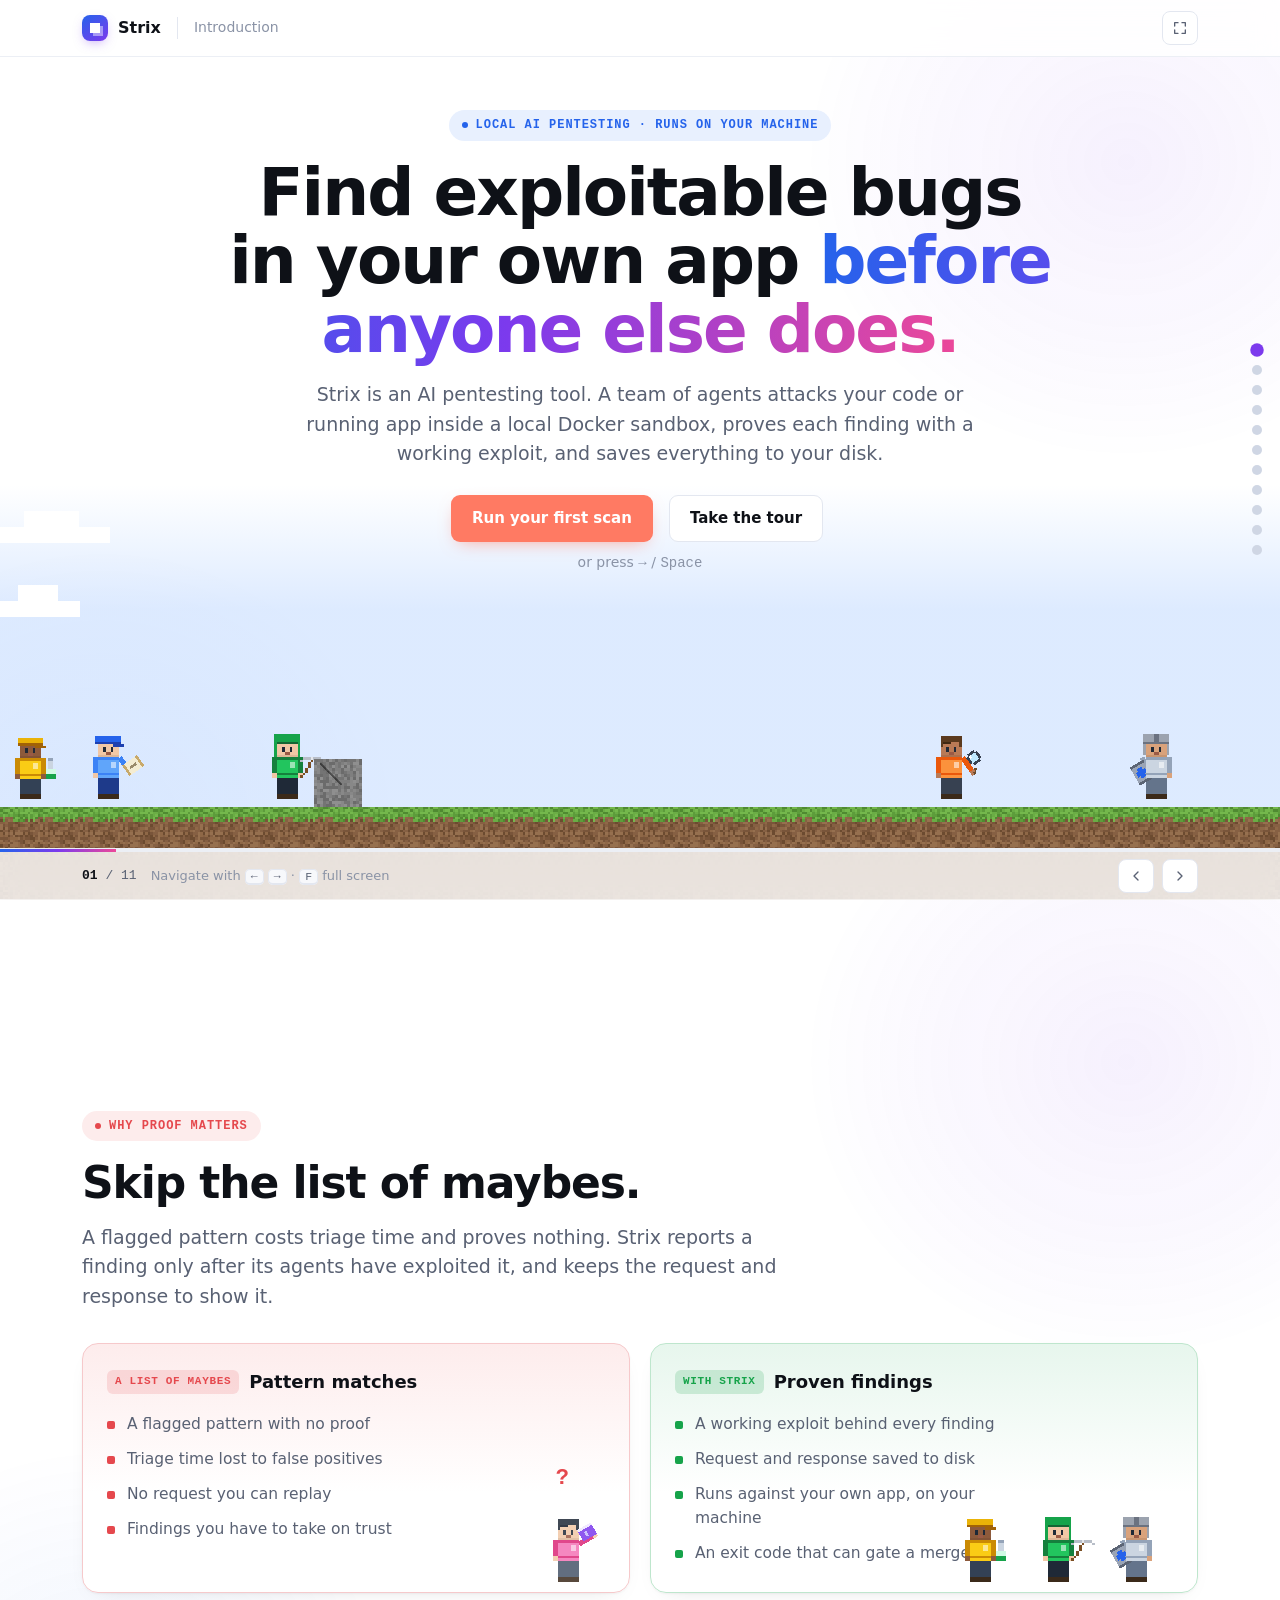
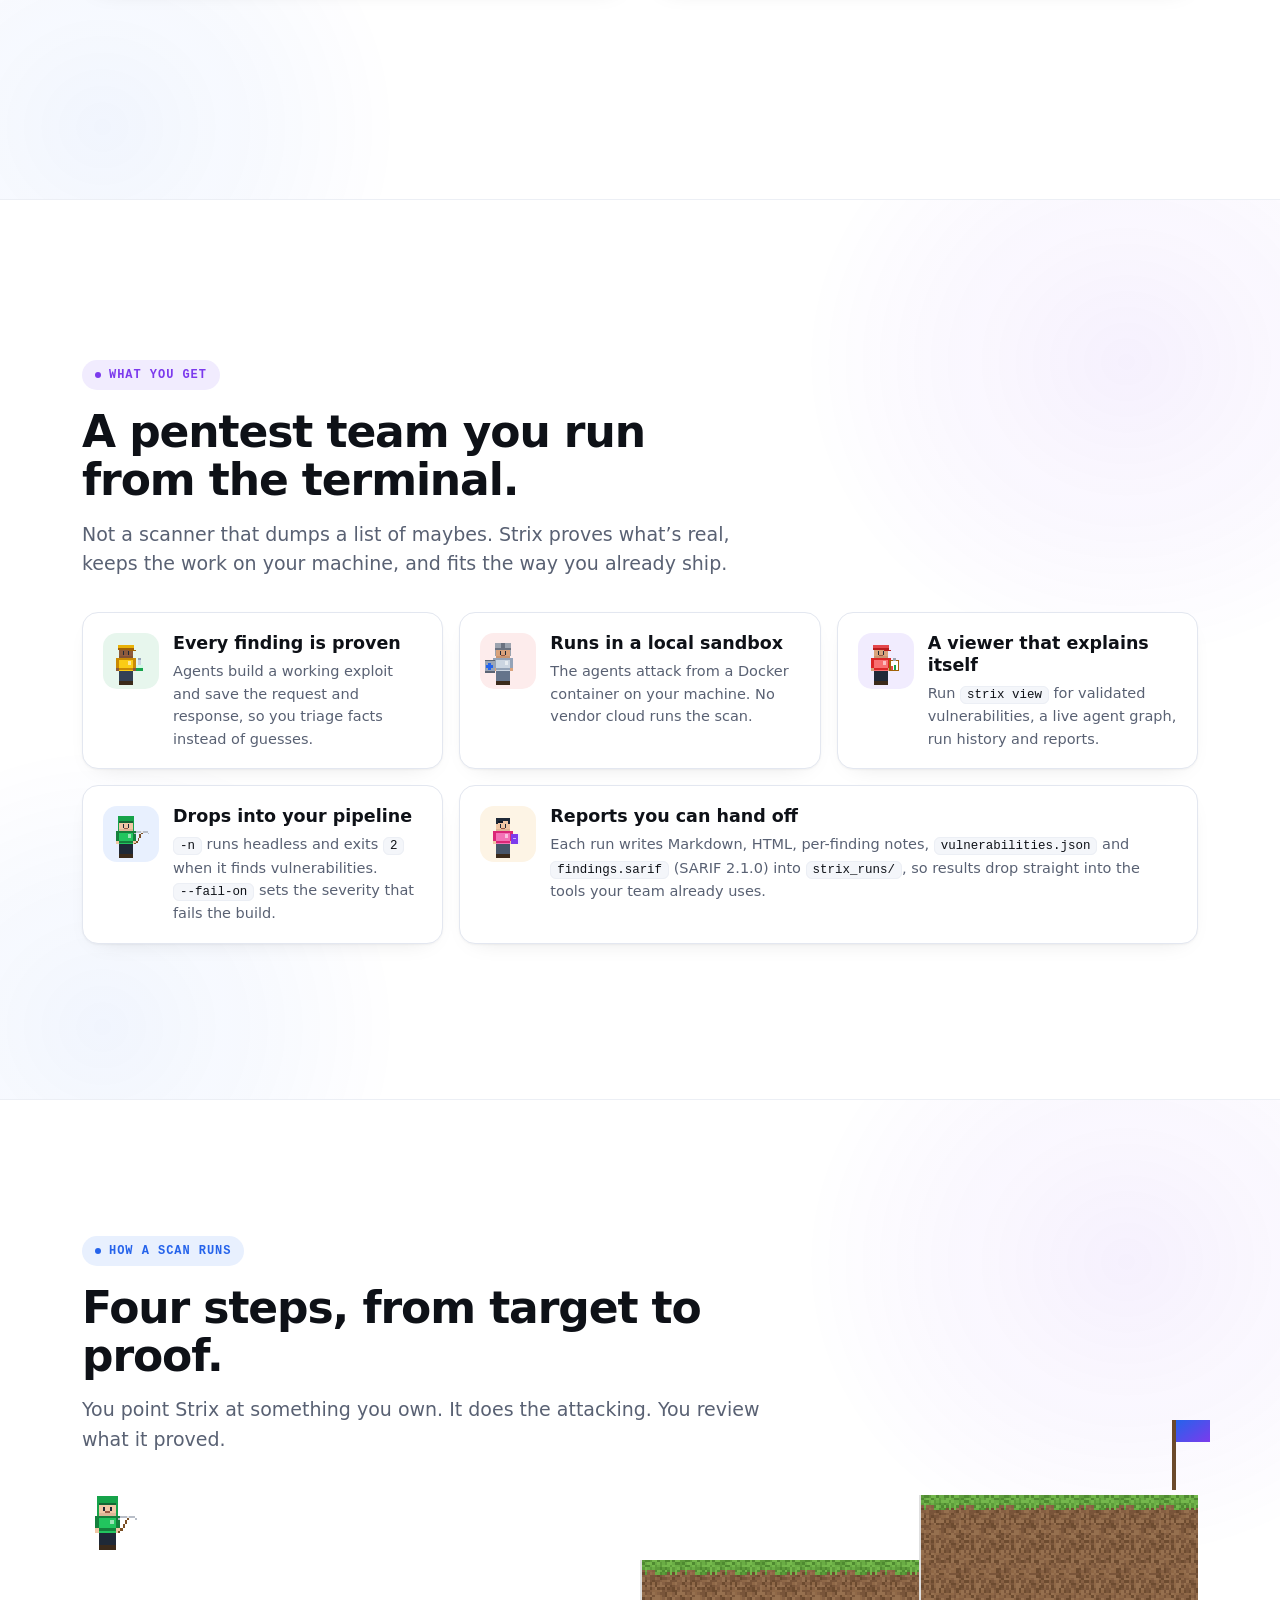
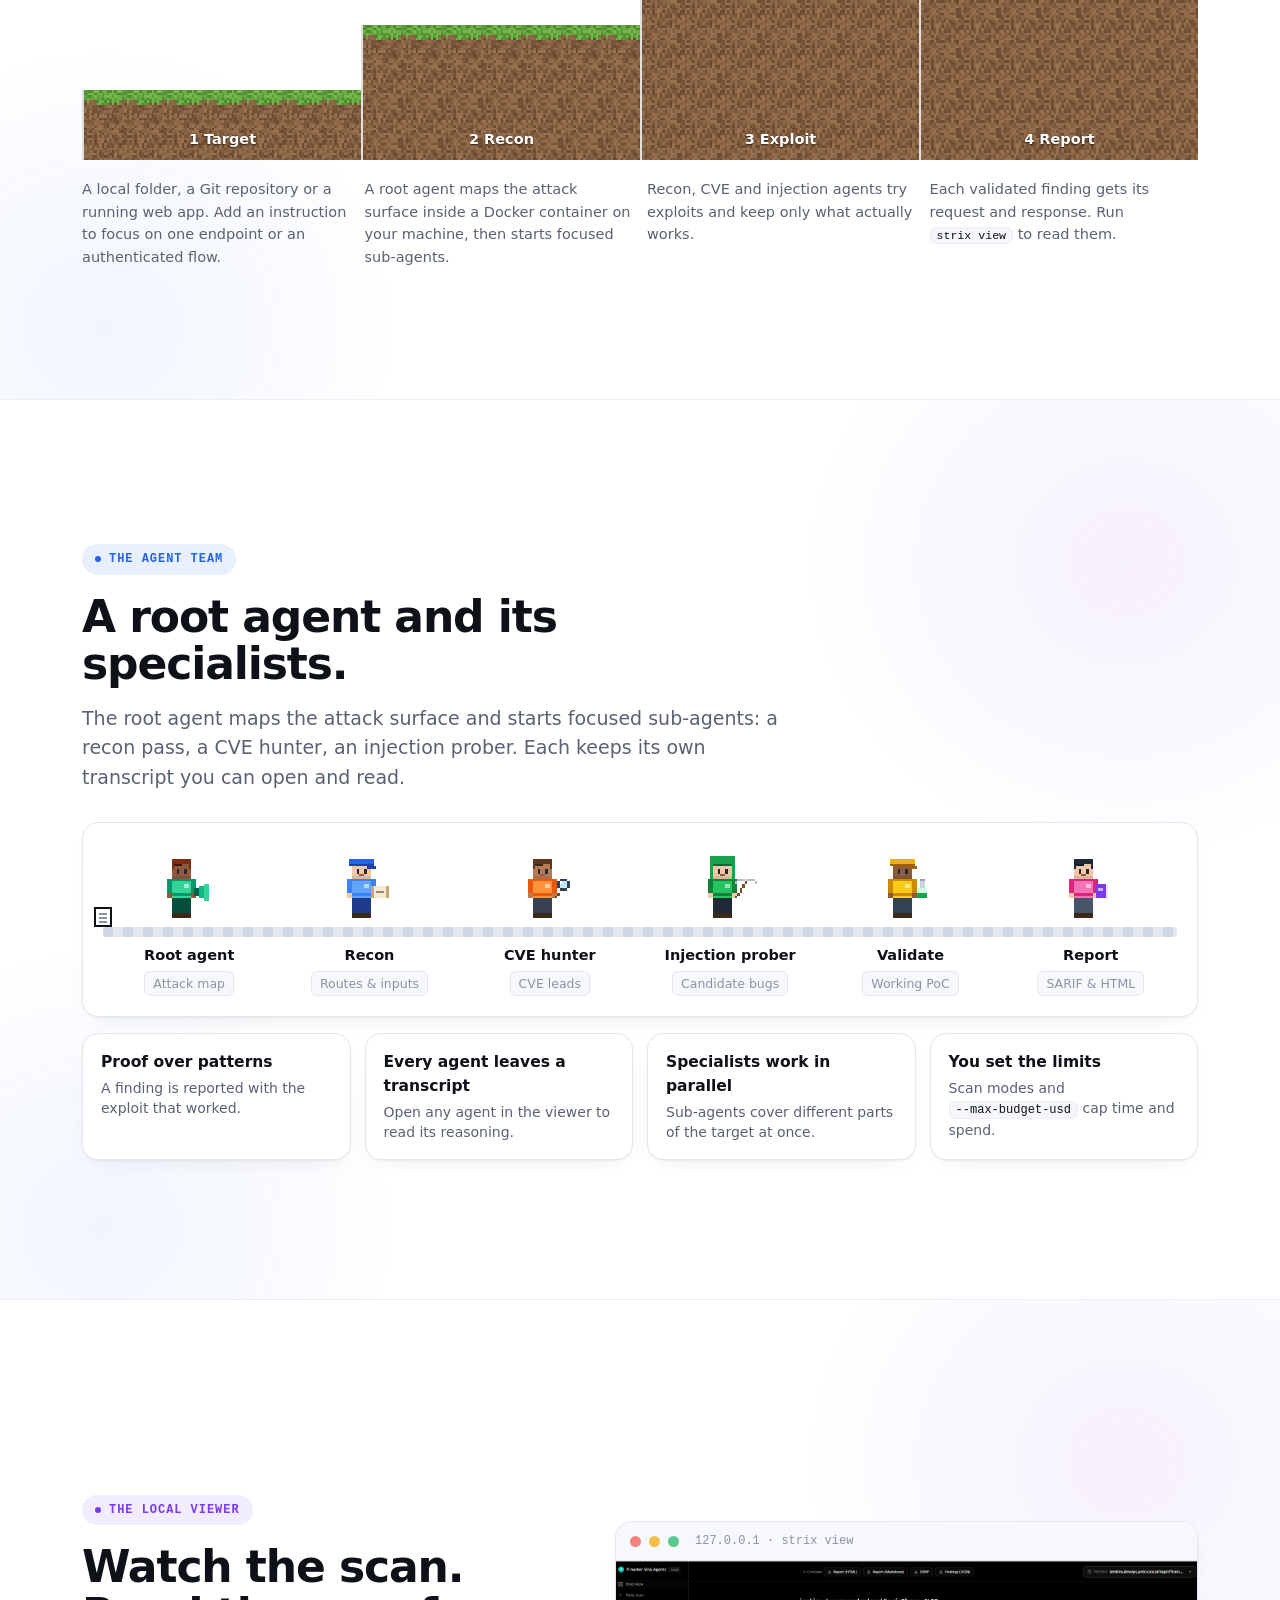
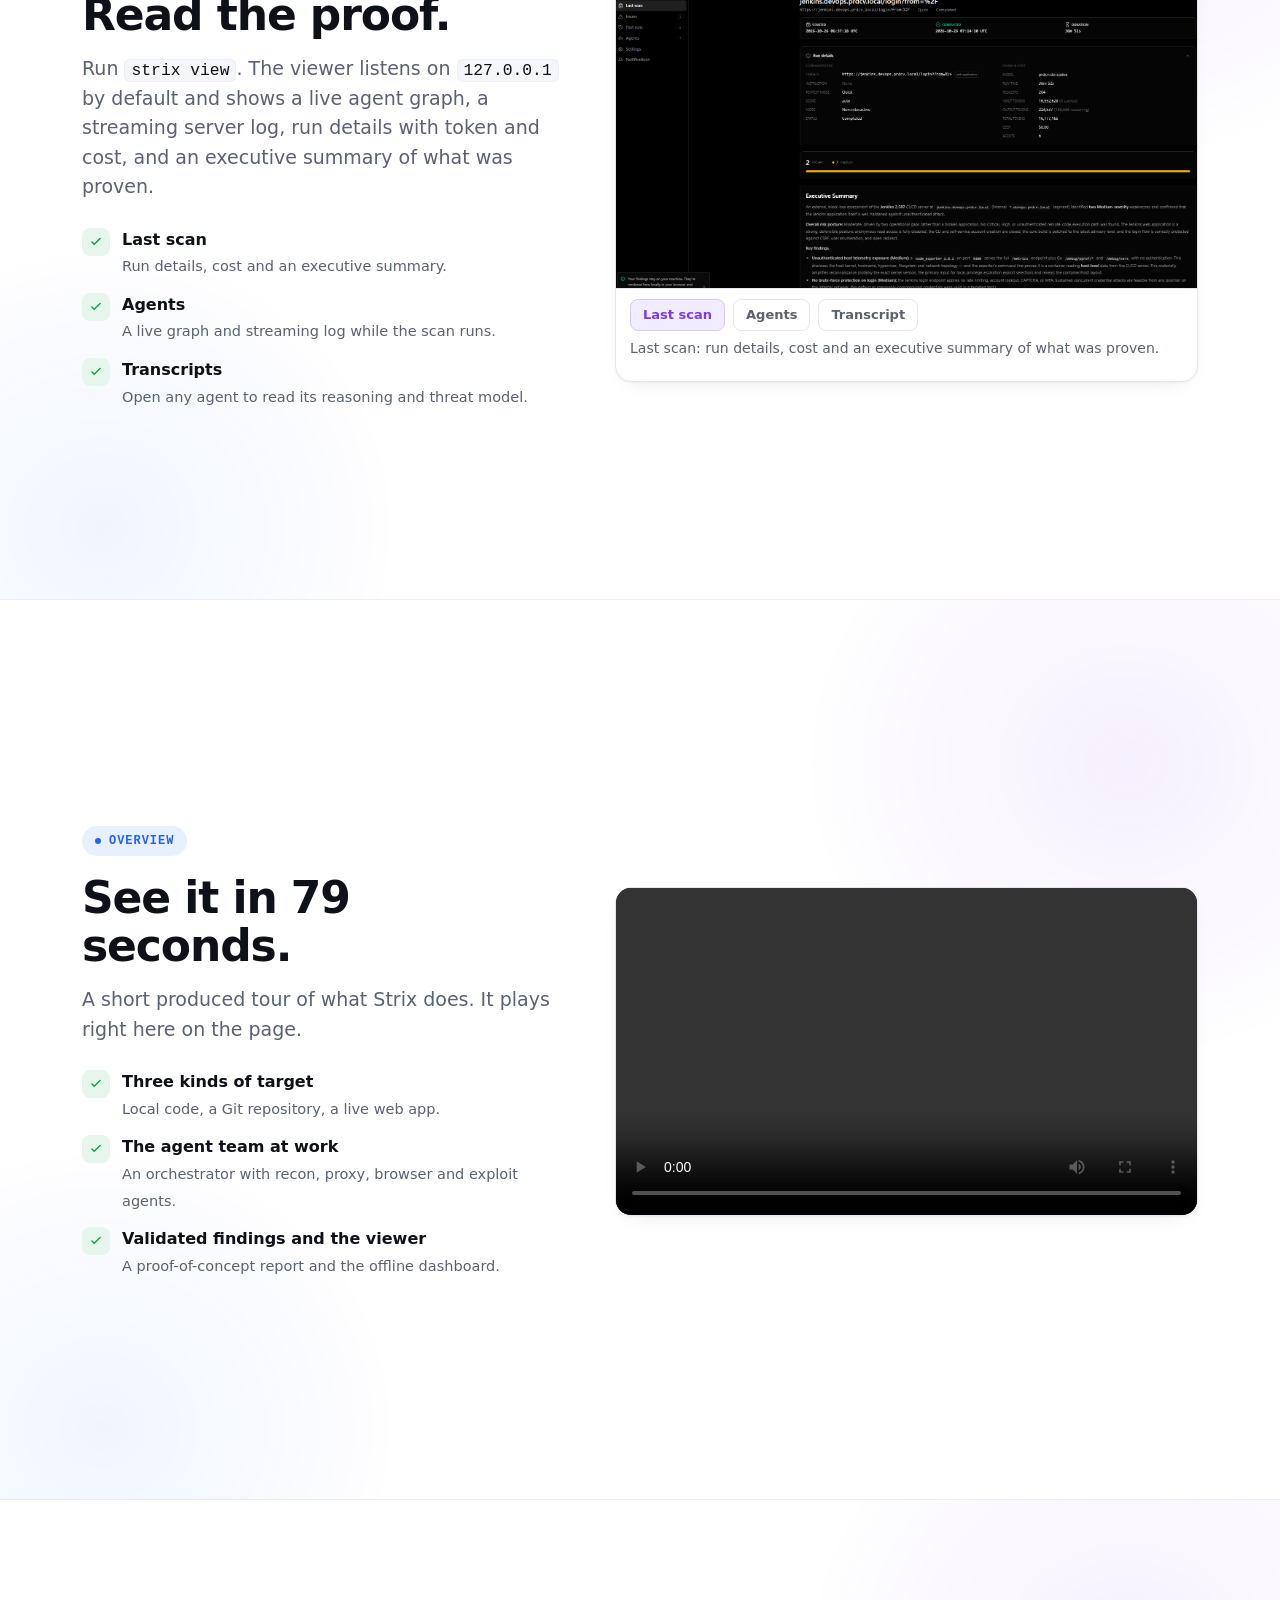
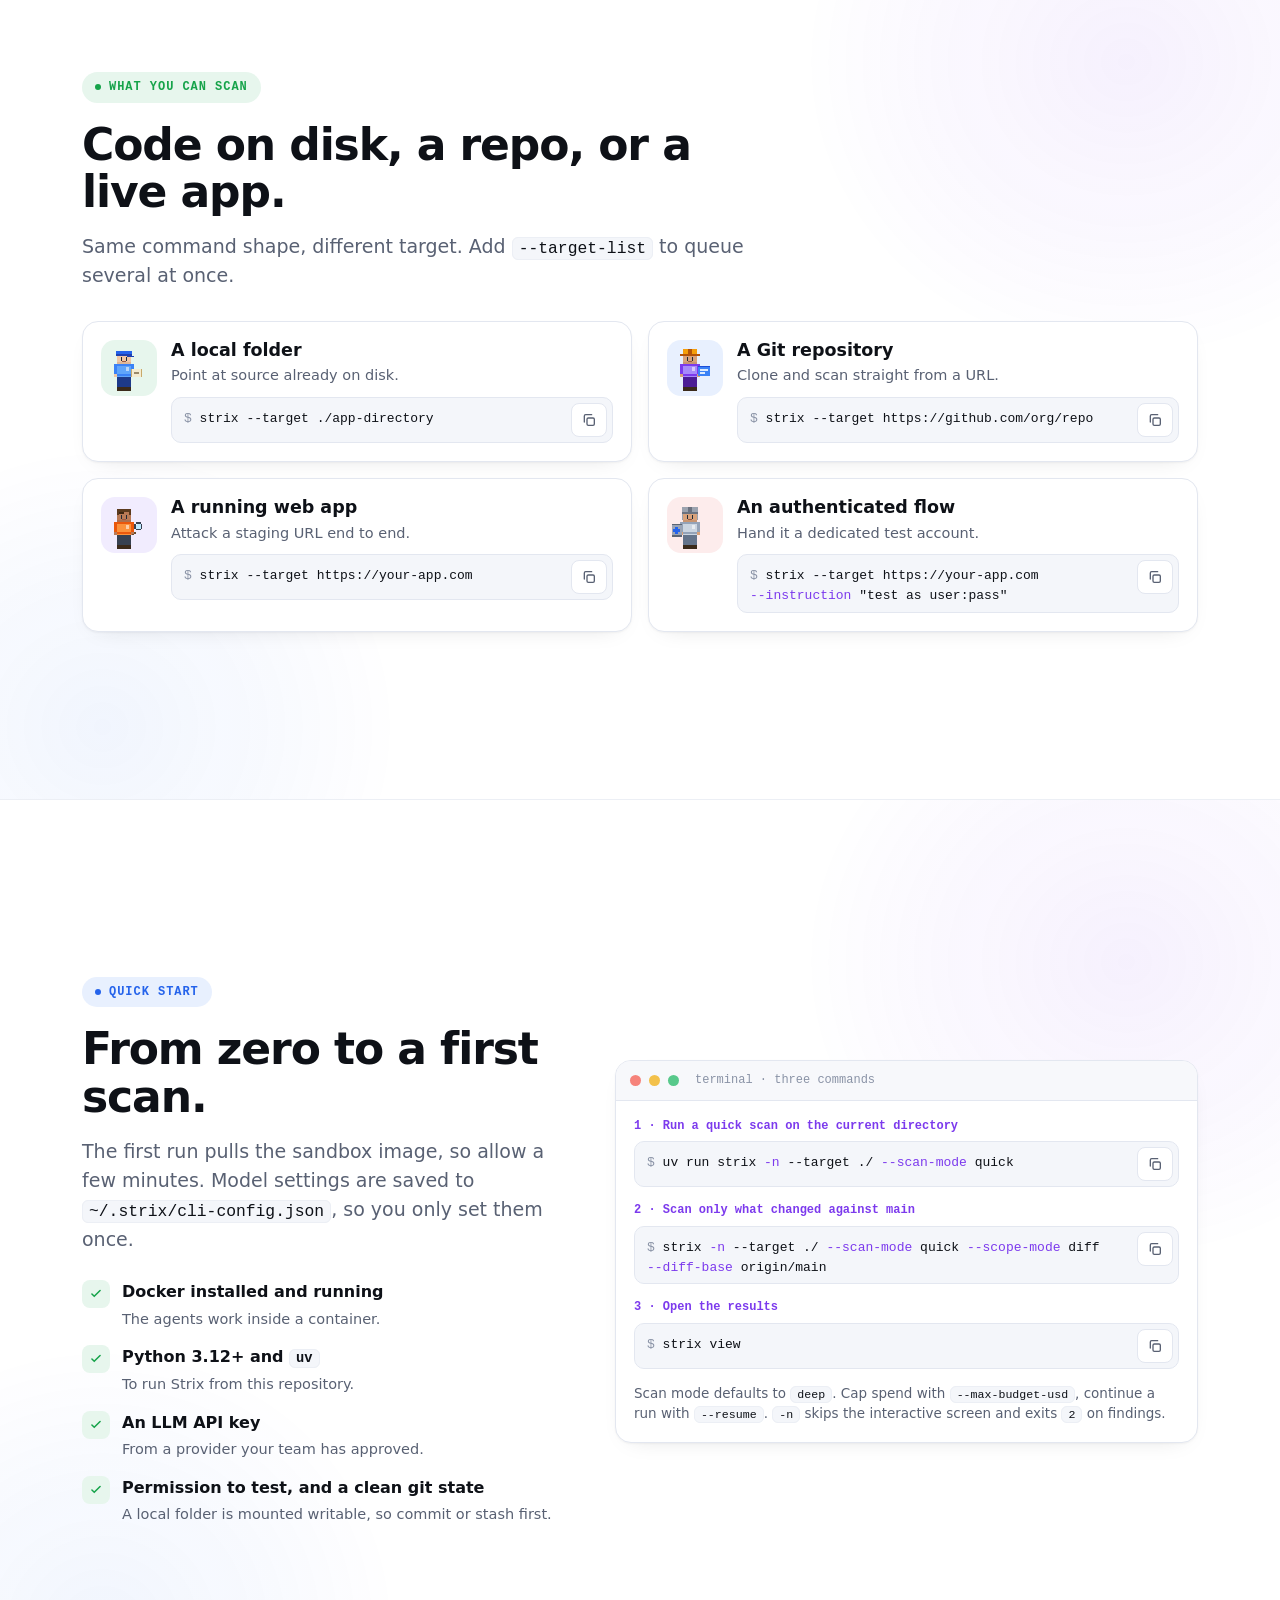
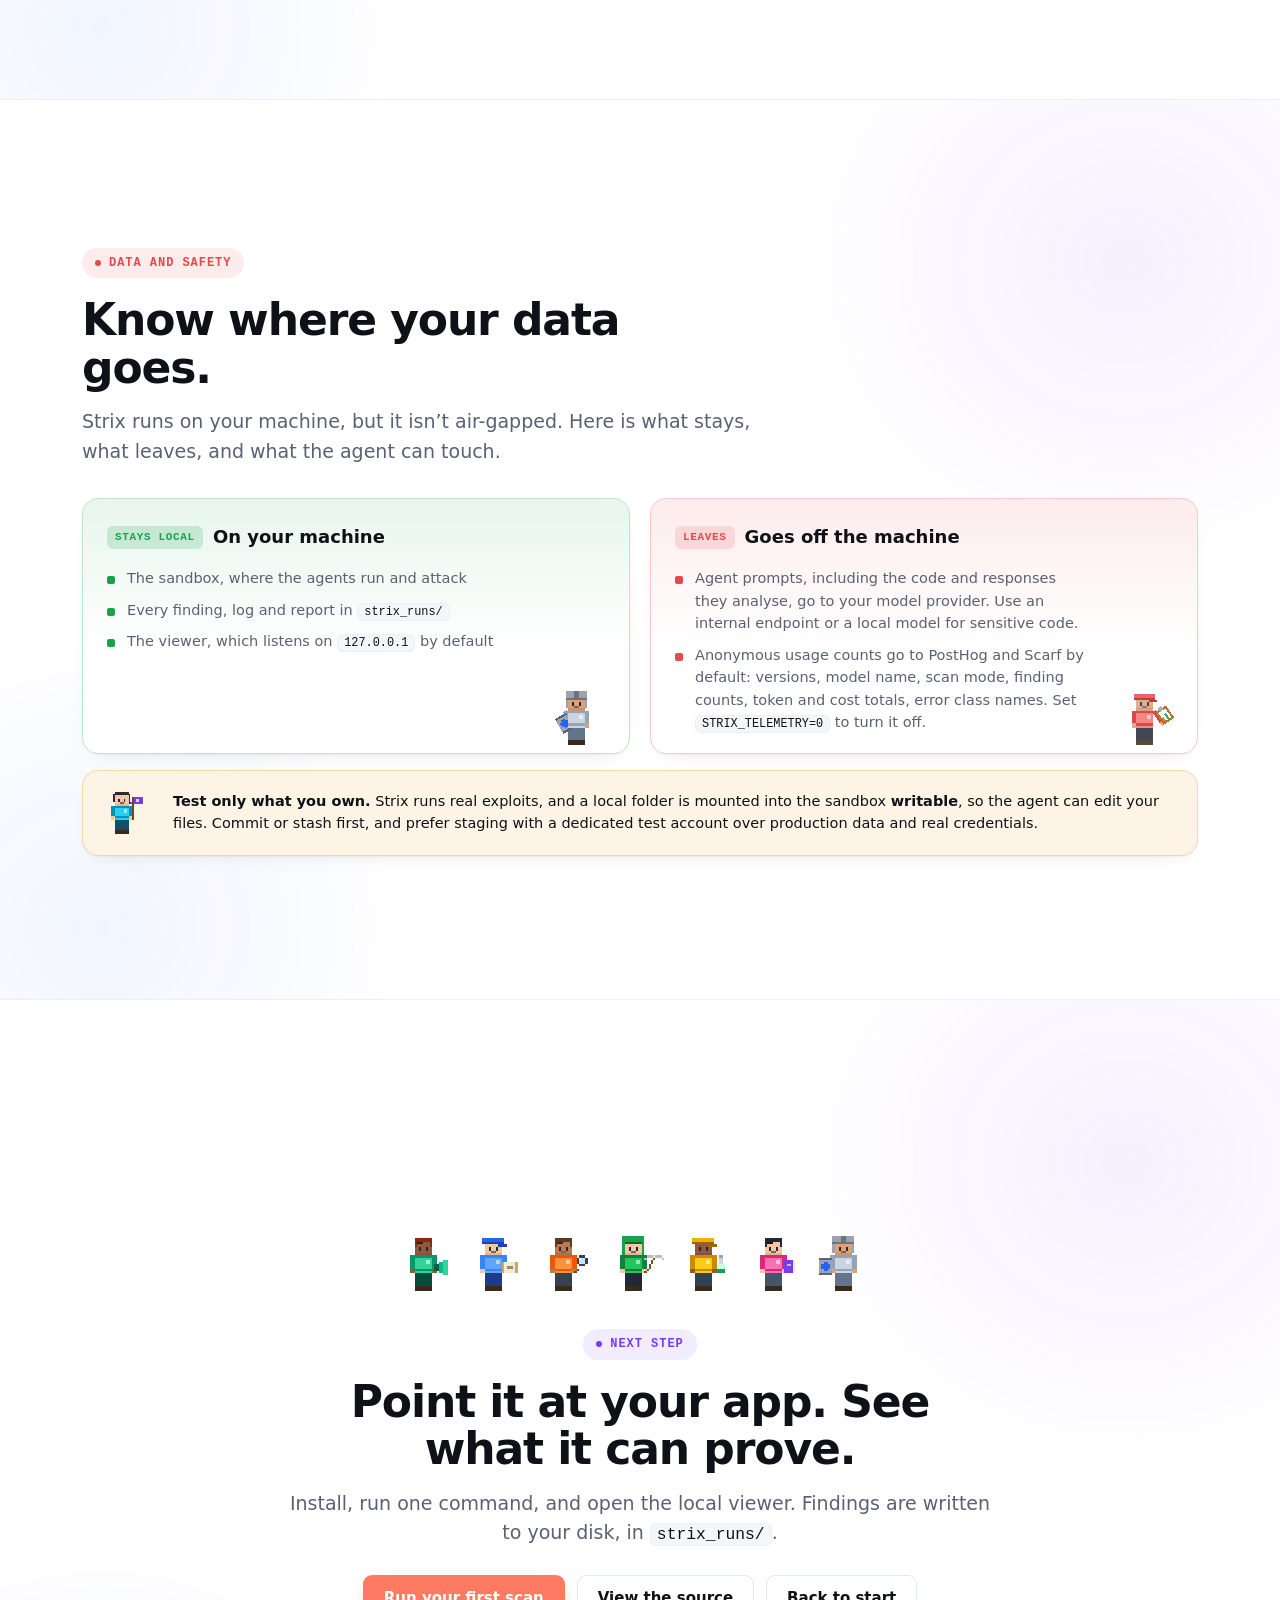
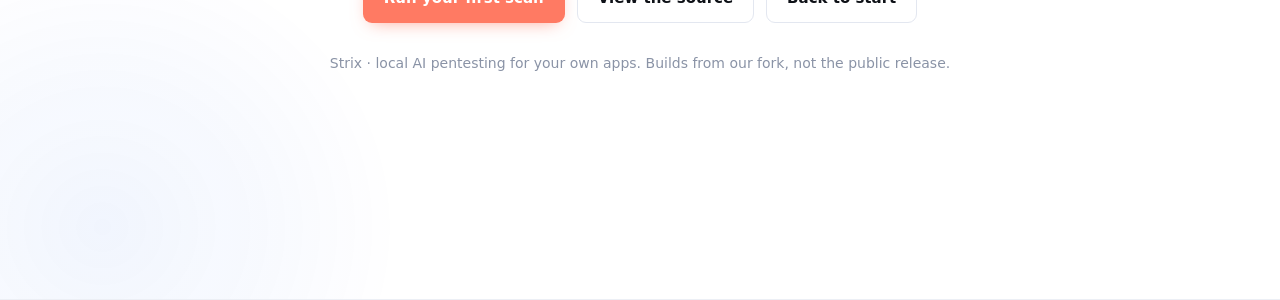
<file: assets/index-deck.html>
<!doctype html>
<html lang="en">
<head>
<meta charset="utf-8" />
<meta name="viewport" content="width=device-width, initial-scale=1, viewport-fit=cover" />
<title>Strix — local AI pentesting for your own apps</title>
<meta name="description" content="Strix is an AI pentesting tool. A team of agents attacks your code or running app inside a local Docker sandbox, proves each finding with a working exploit, and saves everything to your disk." />
<style>
  :root {
    color-scheme: light dark;
    --bg: #FFFFFF; --bg-soft: #F7F8FB; --surface: #FFFFFF;
    --fg: #0E1117; --muted: #596173; --faint: #8A93A6;
    --border: #E3E7F0; --border-soft: #ECEFF5; --border-strong: #CFD6E4;
    --accent: #FF7A63; --accent-dim: #E85C45;
    --code-bg: #F4F6FA;
    --ok: #16A34A;
    --violet: #7C3AED; --violet-bg: #F1ECFE; --violet-line: #D9C9FB;
    --red: #E5484D;    --red-bg: #FDECEC;    --red-line: #F6C9CB;
    --blue: #2563EB;   --blue-bg: #E8F0FE;   --blue-line: #C3D7FB;
    --green: #16A34A;  --green-bg: #E7F6ED;  --green-line: #BEE6CD;
    --amber: #D97706;  --amber-bg: #FDF4E5;  --amber-line: #F3D9A8;
    --sky-a: #CFE2FF; --sky-b: #F1F7FF; --sun: #FFE27A; --cloud: #FFFFFF;
    --bubble: #FFFFFF; --bubble-fg: #0E1117;
    --mono: ui-monospace, "Cascadia Mono", "SF Mono", Consolas, "Liberation Mono", monospace;
    --sans: "Segoe UI Variable Text", "Segoe UI", system-ui, -apple-system, "Noto Sans", sans-serif;
    --shadow-card: 0 1px 2px rgba(16,17,23,0.04), 0 8px 24px -16px rgba(16,17,23,0.18);
    --grad: linear-gradient(145deg, #2563EB, #7C3AED);
  }
  @media (prefers-color-scheme: dark) {
    :root:not([data-theme="light"]) {
      --bg: #0E121A; --bg-soft: #131823; --surface: #161C27;
      --fg: #E8ECF3; --muted: #A3ACBD; --faint: #7C869A;
      --border: #273042; --border-soft: #1F2635; --border-strong: #36415A;
      --code-bg: #121824; --ok: #4ADE80;
      --violet: #A98BFA; --violet-bg: #251D3D; --violet-line: #43356B;
      --red: #FF7B7F; --red-bg: #33191C; --red-line: #5E2B30;
      --blue: #6E9BFF; --blue-bg: #17233D; --blue-line: #2C4373;
      --green: #4ADE80; --green-bg: #13291D; --green-line: #25503A;
      --amber: #F5B44A; --amber-bg: #2E2312; --amber-line: #5A4220;
      --sky-a: #0B1430; --sky-b: #1D2A57; --sun: #E9ECF5; --cloud: #4A5583;
      --bubble: #232B3B; --bubble-fg: #E8ECF3;
      --shadow-card: 0 1px 2px rgba(0,0,0,0.3), 0 8px 24px -16px rgba(0,0,0,0.6);
    }
  }
  :root[data-theme="dark"] {
    --bg: #0E121A; --bg-soft: #131823; --surface: #161C27;
    --fg: #E8ECF3; --muted: #A3ACBD; --faint: #7C869A;
    --border: #273042; --border-soft: #1F2635; --border-strong: #36415A;
    --code-bg: #121824; --ok: #4ADE80;
    --violet: #A98BFA; --violet-bg: #251D3D; --violet-line: #43356B;
    --red: #FF7B7F; --red-bg: #33191C; --red-line: #5E2B30;
    --blue: #6E9BFF; --blue-bg: #17233D; --blue-line: #2C4373;
    --green: #4ADE80; --green-bg: #13291D; --green-line: #25503A;
    --amber: #F5B44A; --amber-bg: #2E2312; --amber-line: #5A4220;
    --sky-a: #0B1430; --sky-b: #1D2A57; --sun: #E9ECF5; --cloud: #4A5583;
    --bubble: #232B3B; --bubble-fg: #E8ECF3;
    --shadow-card: 0 1px 2px rgba(0,0,0,0.3), 0 8px 24px -16px rgba(0,0,0,0.6);
  }

  * { box-sizing: border-box; margin: 0; padding: 0; }
  html { scroll-snap-type: y mandatory; scroll-behavior: smooth; }
  body {
    background: var(--bg); color: var(--fg); font-family: var(--sans);
    font-size: 17px; line-height: 1.55; -webkit-font-smoothing: antialiased; overflow-x: hidden;
  }
  a { color: inherit; text-decoration: none; }
  svg { display: block; }
  :focus-visible { outline: 2px solid var(--blue); outline-offset: 3px; border-radius: 6px; }
  .grad-text { background: linear-gradient(92deg, #2563EB 0%, #7C3AED 48%, #EC4899 100%);
    -webkit-background-clip: text; background-clip: text; -webkit-text-fill-color: transparent; color: transparent; }
  .wrap { width: 100%; max-width: 1180px; margin: 0 auto; padding: 0 32px; }

  /* ---------- chrome: top bar, bottom bar, dots ---------- */
  .topbar {
    position: fixed; z-index: 50; top: 0; left: 0; right: 0;
    padding-top: env(safe-area-inset-top, 0px);
    background: color-mix(in srgb, var(--bg) 82%, transparent);
    backdrop-filter: blur(14px); -webkit-backdrop-filter: blur(14px);
    border-bottom: 1px solid var(--border-soft);
  }
  .topbar .in { display: flex; align-items: center; gap: 16px; height: 56px; }
  .brand { display: flex; align-items: center; gap: 10px; font-weight: 650; font-size: 16px; }
  .glyph { width: 26px; height: 26px; border-radius: 8px; background: var(--grad); display: grid; place-items: center; box-shadow: 0 4px 12px -4px rgba(124,58,237,.5); }
  .glyph i { width: 10px; height: 10px; background: #fff; box-shadow: 3px 3px 0 rgba(255,255,255,.45); display: block; }
  .crumb { color: var(--faint); font-size: 14px; border-left: 1px solid var(--border); padding-left: 16px; }
  .tb-right { margin-left: auto; display: flex; gap: 8px; }
  .icon-btn { width: 36px; height: 34px; border-radius: 8px; border: 1px solid var(--border); background: var(--bg); color: var(--muted); display: grid; place-items: center; cursor: pointer; }
  .icon-btn:hover { color: var(--fg); border-color: var(--border-strong); }
  .icon-btn svg { width: 16px; height: 16px; fill: none; stroke: currentColor; stroke-width: 2; stroke-linecap: round; stroke-linejoin: round; }

  .bottombar {
    position: fixed; z-index: 50; left: 0; right: 0; bottom: 0;
    padding-bottom: env(safe-area-inset-bottom, 0px);
    background: color-mix(in srgb, var(--bg) 82%, transparent);
    backdrop-filter: blur(14px); -webkit-backdrop-filter: blur(14px);
    border-top: 1px solid var(--border-soft);
  }
  .progress { height: 3px; background: var(--border-soft); }
  .progress i { display: block; height: 100%; width: 0; background: linear-gradient(90deg, #2563EB, #7C3AED, #EC4899); transition: width .4s ease; }
  .bottombar .in { display: flex; align-items: center; gap: 14px; height: 48px; }
  .counter { font-family: var(--mono); font-size: 13px; color: var(--muted); }
  .counter b { color: var(--fg); font-weight: 600; }
  .hint { font-size: 13px; color: var(--faint); }
  .hint kbd { font-family: var(--mono); font-size: 11.5px; border: 1px solid var(--border); border-bottom-width: 2px; border-radius: 5px; padding: 0 5px; color: var(--muted); background: var(--bg-soft); }
  .bb-right { margin-left: auto; display: flex; gap: 8px; }

  .dots { position: fixed; z-index: 40; right: 18px; top: 50%; transform: translateY(-50%); display: grid; gap: 10px; }
  .dots a { width: 10px; height: 10px; border-radius: 50%; background: var(--border-strong); transition: transform .2s, background .2s; }
  .dots a:hover { transform: scale(1.3); }
  .dots a[aria-current="true"] { background: var(--violet); transform: scale(1.35); }

  /* ---------- slides ---------- */
  .slide {
    position: relative; height: 100vh; height: 100svh; scroll-snap-align: start;
    display: flex; align-items: center; overflow: hidden;
    padding: calc(76px + env(safe-area-inset-top, 0px)) 0 calc(72px + env(safe-area-inset-bottom, 0px));
    border-bottom: 1px solid var(--border-soft);
  }
  .slide::before { content: ""; position: absolute; inset: 0; pointer-events: none; opacity: .9;
    background: radial-gradient(38% 50% at 88% 18%, rgba(124,58,237,0.08), transparent 70%), radial-gradient(34% 46% at 8% 92%, rgba(37,99,235,0.07), transparent 72%); }
  .slide > .wrap { position: relative; z-index: 1; }
  .eyebrow {
    font-family: var(--mono); font-size: 12px; letter-spacing: 0.08em; text-transform: uppercase; font-weight: 600;
    color: var(--blue); background: var(--blue-bg); border-radius: 999px;
    display: inline-flex; align-items: center; gap: 8px; margin-bottom: 18px; padding: 6px 13px;
  }
  .eyebrow::before { content: ""; width: 6px; height: 6px; border-radius: 50%; background: currentColor; }
  .eyebrow.v { color: var(--violet); background: var(--violet-bg); }
  .eyebrow.g { color: var(--green); background: var(--green-bg); }
  .eyebrow.r { color: var(--red); background: var(--red-bg); }
  .eyebrow.a { color: var(--amber); background: var(--amber-bg); }
  h1.title { font-size: clamp(36px, 5.6vw, 66px); line-height: 1.04; letter-spacing: -0.03em; font-weight: 750; max-width: 18ch; }
  h2.title { font-size: clamp(28px, 3.8vw, 44px); line-height: 1.08; letter-spacing: -0.025em; font-weight: 720; max-width: 22ch; }
  .lead { color: var(--muted); font-size: clamp(16px, 1.6vw, 19px); max-width: 58ch; margin-top: 16px; }
  .split { display: grid; grid-template-columns: 0.9fr 1.1fr; gap: 56px; align-items: center; }
  .card { background: var(--surface); border: 1px solid var(--border); border-radius: 16px; box-shadow: var(--shadow-card); }
  .mt { margin-top: 32px; }

  /* reveal when a slide becomes active */
  .rv { opacity: 0; transform: translateY(16px); transition: opacity .6s ease, transform .6s ease; transition-delay: calc(var(--i, 0) * 90ms); }
  .slide.active .rv, .slide.seen .rv { opacity: 1; transform: none; }

  /* ---------- pixel characters ---------- */
  .ch-host { display: block; }
  .ch { display: block; width: 100%; height: auto; overflow: visible; shape-rendering: crispEdges; }
  .ch .arm, .ch .leg, .ch .eyes { transform-box: view-box; }
  .ch .arm-l { transform-origin: 7px 13px; } .ch .arm-r { transform-origin: 17px 13px; }
  .ch .leg-l { transform-origin: 10px 20px; } .ch .leg-r { transform-origin: 14px 20px; }
  .ch .eyes  { transform-origin: 12px 9px; animation: blinkeye 4.2s infinite; }
  @keyframes blinkeye { 0%, 94%, 100% { transform: scaleY(1); } 96% { transform: scaleY(.1); } }
  .ch .body-all { animation: bob 2.4s ease-in-out infinite; }
  @keyframes bob { 0%,100% { transform: translateY(0); } 50% { transform: translateY(-0.6px); } }
  .anim-walk .leg-l, .anim-walk .arm-r { animation: swingA .6s ease-in-out infinite; }
  .anim-walk .leg-r, .anim-walk .arm-l { animation: swingB .6s ease-in-out infinite; }
  @keyframes swingA { 0%,100% { transform: rotate(22deg); } 50% { transform: rotate(-22deg); } }
  @keyframes swingB { 0%,100% { transform: rotate(-22deg); } 50% { transform: rotate(22deg); } }
  .anim-work .arm-r { animation: work .6s ease-in-out infinite; }
  @keyframes work { 0%,100% { transform: rotate(10deg); } 45% { transform: rotate(-80deg); } }
  .anim-wave .arm-r { animation: wave 1.2s ease-in-out infinite; }
  @keyframes wave { 0%,100% { transform: rotate(-150deg); } 50% { transform: rotate(-175deg); } }
  .anim-read .arm-r { transform: rotate(-35deg); }
  .anim-guard .arm-l { transform: rotate(-30deg); }
  .anim-think .arm-r { transform: rotate(-120deg); }

  .bubble {
    position: absolute; z-index: 3; white-space: nowrap;
    background: var(--bubble); color: var(--bubble-fg); border: 2px solid var(--fg);
    font-family: var(--mono); font-size: 12px; font-weight: 600; padding: 4px 9px;
  }
  .bubble::after { content: ""; position: absolute; left: 14px; bottom: -8px; width: 8px; height: 8px; background: var(--bubble); border-right: 2px solid var(--fg); border-bottom: 2px solid var(--fg); transform: rotate(45deg); }
  .bubble.talk { opacity: 0; animation: say 16s infinite; }
  @keyframes say { 0% { opacity: 0; transform: translateY(6px); } 3% { opacity: 1; transform: none; } 21% { opacity: 1; } 24%, 100% { opacity: 0; } }
  .ok { color: var(--ok); } .no { color: var(--red); }

  .ground { background-color: #866043; background-image: var(--t-ground); background-size: 40px 40px; image-rendering: pixelated; position: relative; }
  .ground::before { content: ""; position: absolute; left: 0; right: 0; top: 0; height: 40px; background-color: #5d9c3b; background-image: var(--t-grass-side); background-size: 40px 40px; image-rendering: pixelated; }

  /* ---------- 1. title ---------- */
  .s-title { align-items: flex-start; padding-top: calc(110px + env(safe-area-inset-top, 0px)); }
  .s-title .wrap { text-align: center; display: flex; flex-direction: column; align-items: center; }
  .s-title .lead { margin-left: auto; margin-right: auto; }
  .world { position: absolute; left: 0; right: 0; bottom: 0; height: 46%; background: linear-gradient(transparent, color-mix(in srgb, var(--sky-a) 70%, transparent) 30%); }
  .world .ground { position: absolute; left: 0; right: 0; bottom: 0; height: 92px; }
  .world .actor { position: absolute; bottom: 90px; }
  .world .actor .ch-host { width: 78px; }
  .world .cloud { position: absolute; height: 16px; background: var(--cloud); animation: drift 60s linear infinite; }
  .world .cloud::before { content: ""; position: absolute; height: 16px; width: 50%; left: 22%; top: -16px; background: var(--cloud); }
  @keyframes drift { from { transform: translateX(-20vw); } to { transform: translateX(120vw); } }
  .rock { position: absolute; bottom: 92px; width: 48px; height: 48px; background-color: #7f7f7f; background-image: var(--t-stone); background-size: 48px 48px; image-rendering: pixelated; }
  .rock::after { content: ""; position: absolute; inset: 0; background: linear-gradient(45deg, transparent 46%, rgba(0,0,0,.45) 47% 52%, transparent 53%) 6px 4px / 22px 22px no-repeat; animation: crack 1.2s steps(1) infinite; }
  @keyframes crack { 50% { opacity: .35; } }
  .walker { position: absolute; bottom: 90px; animation: patrol 16s linear infinite; }
  .walker .flip { animation: face 16s steps(1) infinite; }
  @keyframes patrol { 0% { left: 40%; } 46% { left: 58%; } 50% { left: 58%; } 96% { left: 40%; } 100% { left: 40%; } }
  @keyframes face { 0% { transform: scaleX(1); } 48% { transform: scaleX(-1); } 98% { transform: scaleX(1); } }
  .start-hint { margin-top: 26px; display: inline-flex; gap: 10px; align-items: center; color: var(--faint); font-size: 14px; }
  .start-hint .btn { margin-right: 6px; }
  .btn { display: inline-flex; align-items: center; gap: 9px; justify-content: center; font-size: 15px; font-weight: 600; padding: 11px 20px; border-radius: 9px; border: 1px solid transparent; cursor: pointer; white-space: nowrap; }
  .btn-primary { background: var(--accent); color: #fff; box-shadow: 0 6px 18px -8px rgba(255,122,99,0.75); }
  .btn-primary:hover { background: var(--accent-dim); }
  .btn-ghost { background: var(--bg); color: var(--fg); border-color: var(--border); }
  .btn-ghost:hover { background: var(--bg-soft); border-color: var(--border-strong); }

  /* ---------- 2. challenge ---------- */
  .versus { display: grid; grid-template-columns: 1fr 1fr; gap: 20px; }
  .vs { padding: 24px 24px 22px; position: relative; overflow: hidden; min-height: 250px; }
  .vs.bad { border-color: var(--red-line); background: linear-gradient(180deg, var(--red-bg) 0%, var(--surface) 60%); }
  .vs.good { border-color: var(--green-line); background: linear-gradient(180deg, var(--green-bg) 0%, var(--surface) 60%); }
  .vs h3 { font-size: 18px; font-weight: 650; display: flex; align-items: center; gap: 10px; margin-bottom: 16px; }
  .tag { font-family: var(--mono); font-size: 11px; letter-spacing: .06em; text-transform: uppercase; padding: 3px 8px; border-radius: 6px; font-weight: 600; }
  .vs.bad .tag { color: var(--red); background: color-mix(in srgb, var(--red) 15%, transparent); }
  .vs.good .tag { color: var(--ok); background: color-mix(in srgb, var(--green) 18%, transparent); }
  .dl { list-style: none; display: grid; gap: 11px; padding-right: 150px; }
  @media (max-width: 760px) { .dl { padding-right: 0; } .vs { padding-bottom: 96px; } .vs .who .ch-host { width: 60px; } }
  .dl li { position: relative; padding-left: 20px; color: var(--muted); font-size: 15.5px; }
  .dl li::before { content: ""; position: absolute; left: 0; top: 9px; width: 8px; height: 8px; border-radius: 2px; }
  .vs.bad .dl li::before { background: var(--red); }
  .vs.good .dl li::before { background: var(--ok); }
  .vs .who { position: absolute; right: 14px; bottom: 0; display: flex; align-items: flex-end; gap: 0; }
  .vs .who .ch-host { width: 78px; }
  .vs.bad .who .ch-host { opacity: .85; }
  .qmark { position: absolute; right: 60px; bottom: 96px; font-family: var(--mono); font-weight: 700; font-size: 22px; color: var(--red); animation: q 2s ease-in-out infinite; }
  @keyframes q { 0%,100% { transform: translateY(0) rotate(-8deg); } 50% { transform: translateY(-6px) rotate(8deg); } }

  .bg-violet { background: var(--violet-bg); } .bg-blue { background: var(--blue-bg); } .bg-green { background: var(--green-bg); } .bg-red { background: var(--red-bg); } .bg-amber { background: var(--amber-bg); }

  /* ---------- 4. journey stairs ---------- */
  .stairs { position: relative; height: 270px; margin-top: 36px; }
  .step-block { position: absolute; bottom: 0; width: 25%; border-left: 2px solid rgba(0,0,0,.12); }
  .step-block .ground { position: absolute; inset: 0; }
  .step-block .lbl { position: absolute; left: 0; right: 0; bottom: 10px; text-align: center; color: #fff; font-weight: 700; font-size: 14.5px; text-shadow: 0 1px 2px rgba(0,0,0,.7); z-index: 1; }
  .step-block .lvl { position: absolute; left: 0; right: 0; top: 46px; text-align: center; color: #ffe9a8; font-family: var(--mono); font-size: 11.5px; font-weight: 600; text-shadow: 0 1px 2px rgba(0,0,0,.8); z-index: 1; }
  .climber { position: absolute; width: 64px; animation: climb 14s linear infinite; }
  @keyframes climb {
    0%   { left: 6%;  bottom: 70px; }
    18%  { left: 15%; bottom: 70px; }
    23%  { left: 28%; bottom: 135px; }
    40%  { left: 40%; bottom: 135px; }
    45%  { left: 53%; bottom: 200px; }
    62%  { left: 65%; bottom: 200px; }
    67%  { left: 78%; bottom: 265px; }
    86%  { left: 86%; bottom: 265px; }
    100% { left: 86%; bottom: 265px; }
  }
  .flagpole { position: absolute; right: 2%; bottom: 270px; width: 4px; height: 70px; background: #6b4a2b; }
  .flagpole::after { content: ""; position: absolute; left: 4px; top: 0; width: 34px; height: 22px; background: var(--grad); animation: flap 1s steps(2) infinite; }
  @keyframes flap { 50% { width: 30px; } }
  .stage-notes { display: grid; grid-template-columns: repeat(4, 1fr); gap: 14px; margin-top: 18px; }
  .stage-notes p { color: var(--muted); font-size: 14.5px; }

  /* ---------- 5. frameworks ---------- */
  .fw-grid { display: grid; grid-template-columns: repeat(3, 1fr); gap: 16px; margin-top: 34px; }
  .fw { padding: 20px 20px 18px; display: grid; grid-template-columns: 56px 1fr; gap: 14px; align-items: start; transition: transform .18s, border-color .18s; }
  .fw:hover { transform: translateY(-3px); border-color: var(--border-strong); }
  .fw:hover .arm-r { animation: wave 1.2s ease-in-out infinite; }
  .fw .av { width: 56px; height: 56px; border-radius: 14px; display: grid; place-items: end center; overflow: hidden; }
  .fw .av .ch-host { width: 50px; margin-bottom: -2px; }
  .fw h3 { font-size: 17.5px; font-weight: 650; line-height: 1.25; margin-bottom: 5px; }
  .fw p { color: var(--muted); font-size: 14.5px; }
  .fw.wide { grid-column: span 2; }

  /* ---------- 6. AI-DLC relay ---------- */
  .relay-card { margin-top: 30px; overflow: hidden; }
  .relay-scroll { overflow-x: auto; }
  .relay { position: relative; min-width: 720px; padding: 26px 20px 20px; }
  .belt { position: absolute; left: 20px; right: 20px; top: 104px; height: 10px; border-radius: 3px;
    background: repeating-linear-gradient(90deg, var(--border-strong) 0 10px, var(--border) 10px 20px); animation: belt 1s linear infinite; }
  @keyframes belt { to { background-position: 20px 0; } }
  .parcel-track { position: absolute; left: 20px; right: 20px; top: 84px; height: 20px; }
  .parcel { position: absolute; top: 0; left: 0; width: 18px; height: 20px; transform: translateX(-50%); background: #fff; border: 2px solid var(--fg); animation: carry 12s linear infinite; }
  .parcel::before { content: ""; position: absolute; left: 3px; right: 3px; top: 4px; height: 2px; background: var(--faint); box-shadow: 0 4px 0 var(--faint), 0 8px 0 var(--faint); }
  @keyframes carry { from { left: 0%; } to { left: 100%; } }
  .stations { position: relative; display: grid; grid-template-columns: repeat(6, 1fr); gap: 8px; }
  .station { display: flex; flex-direction: column; align-items: center; text-align: center; }
  .station .ch-host { width: 74px; animation: hop 12s infinite; animation-delay: var(--d); }
  .station .ch .arm-r { animation: stwork 12s infinite; animation-delay: var(--d); }
  @keyframes hop { 0% { transform: translateY(0); } 3% { transform: translateY(-9px); } 6%, 100% { transform: translateY(0); } }
  @keyframes stwork { 0% { transform: rotate(0); } 3% { transform: rotate(-70deg); } 6% { transform: rotate(0); } 9% { transform: rotate(-70deg); } 12%, 100% { transform: rotate(0); } }
  .station b { font-size: 14.5px; margin-top: 16px; }
  .station .art { margin-top: 4px; font-size: 12.5px; padding: 2px 8px; border-radius: 6px; color: var(--faint); background: var(--bg-soft); border: 1px solid var(--border); animation: lit 12s infinite; animation-delay: var(--d); }
  @keyframes lit { 0%, 16% { color: var(--green); background: var(--green-bg); border-color: var(--green-line); } 18%, 100% { color: var(--faint); background: var(--bg-soft); border-color: var(--border); } }
  .principles { display: grid; grid-template-columns: repeat(4, 1fr); gap: 14px; margin-top: 16px; }
  .pr { padding: 16px 18px; }
  .pr b { display: block; font-size: 15.5px; margin-bottom: 4px; }
  .pr span { color: var(--muted); font-size: 14px; display: block; line-height: 1.45; }

  /* ---------- 9. governance ---------- */
  .checks { list-style: none; display: grid; gap: 14px; margin-top: 26px; }
  .checks li { display: grid; grid-template-columns: 28px 1fr; gap: 12px; align-items: start; }
  .checks .mk { width: 28px; height: 28px; border-radius: 8px; background: var(--green-bg); display: grid; place-items: center; transform: scale(0); transition: transform .35s cubic-bezier(.3,1.6,.6,1); transition-delay: calc(400ms + var(--i) * 220ms); }
  .slide.active .checks .mk, .slide.seen .checks .mk { transform: scale(1); }
  .checks .mk svg { width: 14px; height: 14px; stroke: var(--green); fill: none; stroke-width: 2.6; stroke-linecap: round; stroke-linejoin: round; }
  .checks b { display: block; font-size: 16px; }
  .checks span { color: var(--muted); font-size: 14.5px; }
  .vault { position: relative; padding: 0; overflow: hidden; }
  .vault .bar { display: flex; align-items: center; gap: 8px; padding: 10px 14px; border-bottom: 1px solid var(--border); background: var(--bg-soft); }
  .tdot { width: 11px; height: 11px; border-radius: 50%; background: #D5DBE6; }
  .tdot:nth-child(1){ background:#F6837B; } .tdot:nth-child(2){ background:#F3C14B; } .tdot:nth-child(3){ background:#58C98B; }
  .vault .bar span.t { margin-left: 8px; font-family: var(--mono); font-size: 12px; color: var(--faint); }

  /* ---------- 11. close ---------- */
  .s-close .wrap { text-align: center; display: flex; flex-direction: column; align-items: center; }
  .s-close .lead { margin-left: auto; margin-right: auto; }
  .lineup { display: flex; justify-content: center; align-items: flex-end; gap: 4px; margin-bottom: 30px; flex-wrap: wrap; max-width: 720px; }
  .lineup .ch-host { width: 66px; }
  .lineup .ch-host:nth-child(odd) .ch { animation: jump 2.4s ease-in-out infinite; }
  .lineup .ch-host:nth-child(even) .ch { animation: jump 2.4s ease-in-out infinite 1.2s; }
  @keyframes jump { 0%, 70%, 100% { transform: translateY(0); } 80% { transform: translateY(-9px); } 90% { transform: translateY(0); } }
  .cta-row { display: flex; flex-wrap: wrap; gap: 12px; justify-content: center; margin-top: 28px; }
  .sign { margin-top: 30px; color: var(--faint); font-size: 14px; }

  /* ---------- Strix additions ---------- */
  code { font-family: var(--mono); font-size: .86em; background: var(--code-bg); border: 1px solid var(--border-soft); padding: 1px 6px; border-radius: 6px; color: var(--fg); white-space: nowrap; }
  .start-hint { flex-wrap: wrap; justify-content: center; }
  .start-hint .or { flex-basis: 100%; }
  .vs .dl code { font-size: .82em; white-space: normal; overflow-wrap: anywhere; }

  .shot-stage { background: #0a0a0f; line-height: 0; border-bottom: 1px solid var(--border); }
  .shot-stage img { display: block; width: 100%; height: auto; aspect-ratio: 16 / 9; object-fit: cover; object-position: left top; }
  .thumbs { display: flex; flex-wrap: wrap; gap: 8px; padding: 10px 14px 0; }
  .thumbs button { font: 600 13px/1.2 var(--sans); padding: 7px 12px; border-radius: 8px; border: 1px solid var(--border); background: var(--bg); color: var(--muted); cursor: pointer; }
  .thumbs button:hover { color: var(--fg); border-color: var(--border-strong); }
  .thumbs button[aria-pressed="true"] { color: var(--violet); background: var(--violet-bg); border-color: var(--violet-line); }
  .shot-cap { padding: 8px 14px 14px; color: var(--muted); font-size: 14px; line-height: 1.4; min-height: 3.6em; }

  .video-card { padding: 0; overflow: hidden; }
  .video-card video { display: block; width: 100%; aspect-ratio: 16 / 9; background: #05060a; }

  .steps-pad { padding: 16px 18px 18px; }
  .step-l { font-family: var(--mono); font-size: 12px; font-weight: 600; color: var(--violet); margin: 14px 0 6px; }
  .step-l:first-child { margin-top: 0; }
  .step-n { color: var(--muted); font-size: 13.5px; line-height: 1.5; margin-top: 14px; }

  .code { display: flex; align-items: flex-start; gap: 8px; background: var(--code-bg); border: 1px solid var(--border); border-radius: 10px; padding: 5px 5px 5px 12px; }
  .code .cm { flex: 1; min-width: 0; font-family: var(--mono); font-size: 13px; line-height: 1.55; padding-top: 6px; overflow-wrap: anywhere; color: var(--fg); }
  .code .cm::before { content: "$ "; color: var(--faint); }
  .code .flag { color: var(--violet); white-space: nowrap; }
  .copy-btn { flex: none; }
  .copy-btn.done { color: var(--ok); border-color: var(--green-line); background: var(--green-bg); }

  .targets { display: grid; grid-template-columns: 1fr 1fr; gap: 16px; margin-top: 30px; }
  .tg { padding: 18px; display: grid; grid-template-columns: 56px minmax(0, 1fr); gap: 14px; align-items: start; }
  .tg .av { width: 56px; height: 56px; border-radius: 14px; display: grid; place-items: end center; overflow: hidden; }
  .tg .av .ch-host { width: 50px; margin-bottom: -2px; }
  .tg h3 { font-size: 17.5px; font-weight: 650; line-height: 1.25; }
  .tg p { color: var(--muted); font-size: 14.5px; margin: 3px 0 10px; }

  #s10 .dl { padding-right: 84px; gap: 9px; }
  #s10 .vs { min-height: 0; padding-bottom: 20px; }
  #s10 .dl li { font-size: 14.5px; }
  #s10 .vs .who .ch-host { width: 64px; }
  .note { display: grid; grid-template-columns: 56px 1fr; gap: 16px; align-items: center; padding: 14px 18px; margin-top: 16px; border-color: var(--amber-line); background: var(--amber-bg); }
  .note .ch-host { width: 52px; }
  .note p { font-size: 14.5px; line-height: 1.5; color: var(--fg); }
  .stage-notes code { font-size: .8em; }

  /* short desktop windows (e.g. 1280x720): reclaim vertical space so no slide slides under the bars */
  @media (min-width: 861px) and (min-height: 701px) and (max-height: 800px) {
    h2.title { font-size: clamp(26px, 3.2vw, 36px); }
    .lead { margin-top: 10px; font-size: 16px; }
    .mt { margin-top: 20px; }
    .stairs { margin-top: 20px; }
    .stage-notes { margin-top: 12px; }
    .fw-grid { margin-top: 22px; }
    .relay-card { margin-top: 20px; }
    .principles { margin-top: 12px; }
  }

  /* ---------- responsive ---------- */
  @media (max-width: 1000px) {
    .split { grid-template-columns: 1fr; gap: 30px; }
    .fw-grid { grid-template-columns: 1fr 1fr; }
    .fw.wide { grid-column: span 2; }
    .principles { grid-template-columns: 1fr 1fr; }
  }
  @media (max-width: 860px), (max-height: 700px) {
    html { scroll-snap-type: none; }
    .slide { height: auto; min-height: 100svh; }
    .dots { display: none; }
  }
  @media (max-width: 760px) {
    .wrap { padding: 0 20px; }
    .crumb, .hint { display: none; }
    .versus, .fw-grid, .principles, .stage-notes, .targets { grid-template-columns: 1fr; }
    .fw.wide { grid-column: auto; }
    .stairs { height: 220px; }
    .step-block .lbl { font-size: 12px; }
    .climber { width: 48px; }
    @keyframes climb {
      0% { left: 4%; bottom: 52px; } 18% { left: 12%; bottom: 52px; } 23% { left: 27%; bottom: 104px; } 40% { left: 37%; bottom: 104px; }
      45% { left: 52%; bottom: 156px; } 62% { left: 62%; bottom: 156px; } 67% { left: 77%; bottom: 208px; } 86%, 100% { left: 84%; bottom: 208px; } }
    .flagpole { bottom: 208px; }
    .world .actor .ch-host { width: 60px; }
    .world .hide-sm { display: none; }
    .s-title { padding-top: calc(90px + env(safe-area-inset-top, 0px)); }
  }
  @media (prefers-reduced-motion: reduce) {
    html { scroll-behavior: auto; }
    *, *::before, *::after { animation: none !important; transition: none !important; }
    .rv { opacity: 1; transform: none; }
    .checks .mk { transform: scale(1); }
    .bubble.talk.first { opacity: 1; }
  }
</style>
</head>
<body>

<header class="topbar">
  <div class="wrap in">
    <a class="brand" href="#s1"><span class="glyph" aria-hidden="true"><i></i></span>Strix</a>
    <span class="crumb" id="crumb">Introduction</span>
    <div class="tb-right">
      <button class="icon-btn" id="fsBtn" aria-label="Toggle full screen (F)" title="Full screen (F)">
        <svg viewBox="0 0 24 24"><path d="M4 9V4h5M20 9V4h-5M4 15v5h5M20 15v5h-5"/></svg>
      </button>
    </div>
  </div>
</header>

<nav class="dots" id="dots" aria-label="Slides"></nav>

<main id="deck">

<!-- ================= 1. TITLE ================= -->
<section class="slide s-title active" id="s1" data-name="Introduction">
  <div class="wrap">
    <span class="eyebrow rv">Local AI pentesting · runs on your machine</span>
    <h1 class="title rv" style="--i:1">Find exploitable bugs in your own app <span class="grad-text">before anyone else does.</span></h1>
    <p class="lead rv" style="--i:2">Strix is an AI pentesting tool. A team of agents attacks your code or running app inside a local Docker sandbox, proves each finding with a working exploit, and saves everything to your disk.</p>
    <div class="start-hint rv" style="--i:3"><a class="btn btn-primary" href="#s9">Run your first scan</a><a class="btn btn-ghost" href="#s2">Take the tour</a><span class="or">or press <kbd>→</kbd> / <kbd>Space</kbd></span></div>
  </div>
  <div class="world" aria-hidden="true">
    <div class="cloud" style="width:110px; top:10%; animation-delay:-12s"></div>
    <div class="cloud" style="width:80px; top:28%; animation-delay:-40s; animation-duration:80s"></div>

    <div class="actor" style="left:6%"><span class="ch-host" data-ch="planner" data-anim="read"></span></div>
    <div class="bubble talk first" style="left:5%; bottom:190px; animation-delay:0s">Surface mapped <span class="ok">✓</span></div>

    <div class="actor" style="left:20%"><span class="ch-host" data-ch="coder" data-anim="work"></span></div>
    <div class="rock" style="left:calc(20% + 58px)"></div>
    <div class="bubble talk" style="left:19%; bottom:190px; animation-delay:4s">Trying injection</div>

    <div class="walker hide-sm"><div class="flip"><span class="ch-host" data-ch="tester" data-anim="walk" style="width:76px"></span></div></div>
    <div class="bubble talk hide-sm" style="left:42%; bottom:190px; animation-delay:8s">Exploit <span class="ok">VALIDATED</span></div>

    <div class="actor hide-sm" style="right:22%"><span class="ch-host" data-ch="reviewer" data-anim="read"></span></div>
    <div class="actor" style="right:6%"><span class="ch-host" data-ch="guard" data-anim="guard"></span></div>
    <div class="bubble talk" style="right:4%; bottom:190px; animation-delay:12s">Sandbox <span class="ok">ON</span></div>

    <div class="ground"></div>
  </div>
</section>

<!-- ================= 2. WHY PROOF ================= -->
<section class="slide" id="s2" data-name="Why proof">
  <div class="wrap">
    <div>
      <span class="eyebrow r rv">Why proof matters</span>
      <h2 class="title rv" style="--i:1">Skip the list of maybes.</h2>
      <p class="lead rv" style="--i:2">A flagged pattern costs triage time and proves nothing. Strix reports a finding only after its agents have exploited it, and keeps the request and response to show it.</p>
    </div>
    <div class="versus mt">
      <div class="card vs bad rv" style="--i:2">
        <h3><span class="tag">a list of maybes</span>Pattern matches</h3>
        <ul class="dl">
          <li>A flagged pattern with no proof</li>
          <li>Triage time lost to false positives</li>
          <li>No request you can replay</li>
          <li>Findings you have to take on trust</li>
        </ul>
        <span class="qmark" aria-hidden="true">?</span>
        <div class="who" aria-hidden="true"><span class="ch-host" data-ch="writer" data-anim="think"></span></div>
      </div>
      <div class="card vs good rv" style="--i:3">
        <h3><span class="tag">with Strix</span>Proven findings</h3>
        <ul class="dl">
          <li>A working exploit behind every finding</li>
          <li>Request and response saved to disk</li>
          <li>Runs against your own app, on your machine</li>
          <li>An exit code that can gate a merge</li>
        </ul>
        <div class="who" aria-hidden="true"><span class="ch-host" data-ch="tester" data-anim="wave"></span><span class="ch-host" data-ch="coder"></span><span class="ch-host" data-ch="guard" data-anim="guard"></span></div>
      </div>
    </div>
  </div>
</section>

<!-- ================= 3. FEATURES ================= -->
<section class="slide" id="s3" data-name="What you get">
  <div class="wrap">
    <span class="eyebrow v rv">What you get</span>
    <h2 class="title rv" style="--i:1">A pentest team you run from the terminal.</h2>
    <p class="lead rv" style="--i:2">Not a scanner that dumps a list of maybes. Strix proves what’s real, keeps the work on your machine, and fits the way you already ship.</p>
    <div class="fw-grid">
      <article class="card fw rv" style="--i:2"><div class="av bg-green"><span class="ch-host" data-ch="tester"></span></div><div><h3>Every finding is proven</h3><p>Agents build a working exploit and save the request and response, so you triage facts instead of guesses.</p></div></article>
      <article class="card fw rv" style="--i:3"><div class="av bg-red"><span class="ch-host" data-ch="guard"></span></div><div><h3>Runs in a local sandbox</h3><p>The agents attack from a Docker container on your machine. No vendor cloud runs the scan.</p></div></article>
      <article class="card fw rv" style="--i:4"><div class="av bg-violet"><span class="ch-host" data-ch="coach"></span></div><div><h3>A viewer that explains itself</h3><p>Run <code>strix view</code> for validated vulnerabilities, a live agent graph, run history and reports.</p></div></article>
      <article class="card fw rv" style="--i:5"><div class="av bg-blue"><span class="ch-host" data-ch="coder"></span></div><div><h3>Drops into your pipeline</h3><p><code>-n</code> runs headless and exits <code>2</code> when it finds vulnerabilities. <code>--fail-on</code> sets the severity that fails the build.</p></div></article>
      <article class="card fw wide rv" style="--i:6"><div class="av bg-amber"><span class="ch-host" data-ch="writer"></span></div><div><h3>Reports you can hand off</h3><p>Each run writes Markdown, HTML, per-finding notes, <code>vulnerabilities.json</code> and <code>findings.sarif</code> (SARIF 2.1.0) into <code>strix_runs/</code>, so results drop straight into the tools your team already uses.</p></div></article>
    </div>
  </div>
</section>

<!-- ================= 4. HOW A SCAN RUNS ================= -->
<section class="slide" id="s4" data-name="How a scan runs">
  <div class="wrap">
    <span class="eyebrow rv">How a scan runs</span>
    <h2 class="title rv" style="--i:1">Four steps, from target to proof.</h2>
    <p class="lead rv" style="--i:2">You point Strix at something you own. It does the attacking. You review what it proved.</p>
    <div class="stairs rv" style="--i:3" role="img" aria-label="Four steps: target, recon, exploit, report">
      <div class="step-block" style="left:0; height:70px"><div class="ground"></div><span class="lbl">1 Target</span></div>
      <div class="step-block" style="left:25%; height:135px"><div class="ground"></div><span class="lbl">2 Recon</span></div>
      <div class="step-block" style="left:50%; height:200px"><div class="ground"></div><span class="lbl">3 Exploit</span></div>
      <div class="step-block" style="left:75%; height:265px"><div class="ground"></div><span class="lbl">4 Report</span></div>
      <div class="flagpole" aria-hidden="true"></div>
      <div class="climber" aria-hidden="true"><span class="ch-host" data-ch="coder" data-anim="walk"></span></div>
    </div>
    <div class="stage-notes">
      <p class="rv" style="--i:4">A local folder, a Git repository or a running web app. Add an instruction to focus on one endpoint or an authenticated flow.</p>
      <p class="rv" style="--i:5">A root agent maps the attack surface inside a Docker container on your machine, then starts focused sub-agents.</p>
      <p class="rv" style="--i:6">Recon, CVE and injection agents try exploits and keep only what actually works.</p>
      <p class="rv" style="--i:7">Each validated finding gets its request and response. Run <code>strix view</code> to read them.</p>
    </div>
  </div>
</section>

<!-- ================= 5. THE AGENTS ================= -->
<section class="slide" id="s5" data-name="The agents">
  <div class="wrap">
    <span class="eyebrow rv">The agent team</span>
    <h2 class="title rv" style="--i:1">A root agent and its specialists.</h2>
    <p class="lead rv" style="--i:2">The root agent maps the attack surface and starts focused sub-agents: a recon pass, a CVE hunter, an injection prober. Each keeps its own transcript you can open and read.</p>
    <div class="card relay-card rv" style="--i:3">
      <div class="relay-scroll">
        <div class="relay" role="img" aria-label="Animated flow from the root agent through recon, CVE hunter and injection prober to validation and the report">
          <div class="belt" aria-hidden="true"></div>
          <div class="parcel-track" aria-hidden="true"><div class="parcel"></div></div>
          <div class="stations">
            <div class="station" style="--d:0.4s"><span class="ch-host" data-ch="orchestrator"></span><b>Root agent</b><span class="art">Attack map</span></div>
            <div class="station" style="--d:2.4s"><span class="ch-host" data-ch="planner"></span><b>Recon</b><span class="art">Routes &amp; inputs</span></div>
            <div class="station" style="--d:4.4s"><span class="ch-host" data-ch="reviewer"></span><b>CVE hunter</b><span class="art">CVE leads</span></div>
            <div class="station" style="--d:6.4s"><span class="ch-host" data-ch="coder"></span><b>Injection prober</b><span class="art">Candidate bugs</span></div>
            <div class="station" style="--d:8.4s"><span class="ch-host" data-ch="tester"></span><b>Validate</b><span class="art">Working PoC</span></div>
            <div class="station" style="--d:10.4s"><span class="ch-host" data-ch="writer"></span><b>Report</b><span class="art">SARIF &amp; HTML</span></div>
          </div>
        </div>
      </div>
    </div>
    <div class="principles">
      <div class="card pr rv" style="--i:4"><b>Proof over patterns</b><span>A finding is reported with the exploit that worked.</span></div>
      <div class="card pr rv" style="--i:5"><b>Every agent leaves a transcript</b><span>Open any agent in the viewer to read its reasoning.</span></div>
      <div class="card pr rv" style="--i:6"><b>Specialists work in parallel</b><span>Sub-agents cover different parts of the target at once.</span></div>
      <div class="card pr rv" style="--i:7"><b>You set the limits</b><span>Scan modes and <code>--max-budget-usd</code> cap time and spend.</span></div>
    </div>
  </div>
</section>

<!-- ================= 6. THE VIEWER ================= -->
<section class="slide" id="s6" data-name="The viewer">
  <div class="wrap split">
    <div>
      <span class="eyebrow v rv">The local viewer</span>
      <h2 class="title rv" style="--i:1">Watch the scan. Read the proof.</h2>
      <p class="lead rv" style="--i:2">Run <code>strix view</code>. The viewer listens on <code>127.0.0.1</code> by default and shows a live agent graph, a streaming server log, run details with token and cost, and an executive summary of what was proven.</p>
      <ul class="checks">
        <li style="--i:0"><span class="mk"><svg viewBox="0 0 24 24"><path d="M5 12l4 4 10-10"/></svg></span><div><b>Last scan</b><span>Run details, cost and an executive summary.</span></div></li>
        <li style="--i:1"><span class="mk"><svg viewBox="0 0 24 24"><path d="M5 12l4 4 10-10"/></svg></span><div><b>Agents</b><span>A live graph and streaming log while the scan runs.</span></div></li>
        <li style="--i:2"><span class="mk"><svg viewBox="0 0 24 24"><path d="M5 12l4 4 10-10"/></svg></span><div><b>Transcripts</b><span>Open any agent to read its reasoning and threat model.</span></div></li>
      </ul>
    </div>
    <div class="card vault rv" style="--i:3">
      <div class="bar"><span class="tdot"></span><span class="tdot"></span><span class="tdot"></span><span class="t">127.0.0.1 · strix view</span></div>
      <div class="shot-stage"><img id="shotImg" src="Screenshot2.png" width="1594" height="943" decoding="async" alt="Strix viewer showing run details, token and cost usage, and an executive summary of two medium-severity findings"></div>
      <div class="thumbs" role="group" aria-label="Choose a screenshot">
        <button type="button" aria-pressed="true" data-src="Screenshot2.png" data-w="1594" data-h="943" data-alt="Strix viewer showing run details, token and cost usage, and an executive summary of two medium-severity findings" data-cap="Last scan: run details, cost and an executive summary of what was proven.">Last scan</button>
        <button type="button" aria-pressed="false" data-src="Screenshot1.png" data-w="1615" data-h="939" data-alt="Strix viewer showing the live agent graph and streaming server log during a scan" data-cap="Agents: a live agent graph and a streaming server log.">Agents</button>
        <button type="button" aria-pressed="false" data-src="Screenshot3-CVE-Hunter.png" data-w="1561" data-h="943" data-alt="Strix viewer showing a sub-agent transcript with a detailed threat model for a target host" data-cap="Transcript: open any agent to read its full reasoning and threat model.">Transcript</button>
      </div>
      <p class="shot-cap" id="shotCap" aria-live="polite">Last scan: run details, cost and an executive summary of what was proven.</p>
    </div>
  </div>
</section>

<!-- ================= 7. VIDEO ================= -->
<section class="slide" id="s7" data-name="Overview video">
  <div class="wrap split">
    <div>
      <span class="eyebrow rv">Overview</span>
      <h2 class="title rv" style="--i:1">See it in 79 seconds.</h2>
      <p class="lead rv" style="--i:2">A short produced tour of what Strix does. It plays right here on the page.</p>
      <ul class="checks">
        <li style="--i:0"><span class="mk"><svg viewBox="0 0 24 24"><path d="M5 12l4 4 10-10"/></svg></span><div><b>Three kinds of target</b><span>Local code, a Git repository, a live web app.</span></div></li>
        <li style="--i:1"><span class="mk"><svg viewBox="0 0 24 24"><path d="M5 12l4 4 10-10"/></svg></span><div><b>The agent team at work</b><span>An orchestrator with recon, proxy, browser and exploit agents.</span></div></li>
        <li style="--i:2"><span class="mk"><svg viewBox="0 0 24 24"><path d="M5 12l4 4 10-10"/></svg></span><div><b>Validated findings and the viewer</b><span>A proof-of-concept report and the offline dashboard.</span></div></li>
      </ul>
    </div>
    <div class="card video-card rv" style="--i:3">
      <video controls preload="metadata" playsinline aria-label="Strix overview video, 79 seconds">
        <source src="strix-local-intro_2.mp4" type="video/mp4">
        Your browser can’t play this video. <a href="strix-local-intro_2.mp4">Download the overview (MP4).</a>
      </video>
    </div>
  </div>
</section>

<!-- ================= 8. TARGETS ================= -->
<section class="slide" id="s8" data-name="What you can scan">
  <div class="wrap">
    <span class="eyebrow g rv">What you can scan</span>
    <h2 class="title rv" style="--i:1">Code on disk, a repo, or a live app.</h2>
    <p class="lead rv" style="--i:2">Same command shape, different target. Add <code>--target-list</code> to queue several at once.</p>
    <div class="targets">
      <article class="card tg rv" style="--i:2"><div class="av bg-green"><span class="ch-host" data-ch="planner"></span></div><div>
        <h3>A local folder</h3><p>Point at source already on disk.</p>
        <div class="code" data-copy><span class="cm">strix --target ./app-directory</span><button class="icon-btn copy-btn" type="button" aria-label="Copy command"></button></div>
      </div></article>
      <article class="card tg rv" style="--i:3"><div class="av bg-blue"><span class="ch-host" data-ch="architect"></span></div><div>
        <h3>A Git repository</h3><p>Clone and scan straight from a URL.</p>
        <div class="code" data-copy><span class="cm">strix --target https://github.com/org/repo</span><button class="icon-btn copy-btn" type="button" aria-label="Copy command"></button></div>
      </div></article>
      <article class="card tg rv" style="--i:4"><div class="av bg-violet"><span class="ch-host" data-ch="reviewer"></span></div><div>
        <h3>A running web app</h3><p>Attack a staging URL end to end.</p>
        <div class="code" data-copy><span class="cm">strix --target https://your-app.com</span><button class="icon-btn copy-btn" type="button" aria-label="Copy command"></button></div>
      </div></article>
      <article class="card tg rv" style="--i:5"><div class="av bg-red"><span class="ch-host" data-ch="guard"></span></div><div>
        <h3>An authenticated flow</h3><p>Hand it a dedicated test account.</p>
        <div class="code" data-copy><span class="cm">strix --target https://your-app.com <span class="flag">--instruction</span> "test as user:pass"</span><button class="icon-btn copy-btn" type="button" aria-label="Copy command"></button></div>
      </div></article>
    </div>
  </div>
</section>

<!-- ================= 9. QUICK START ================= -->
<section class="slide" id="s9" data-name="Quick start">
  <div class="wrap split">
    <div>
      <span class="eyebrow rv">Quick start</span>
      <h2 class="title rv" style="--i:1">From zero to a first scan.</h2>
      <p class="lead rv" style="--i:2">The first run pulls the sandbox image, so allow a few minutes. Model settings are saved to <code>~/.strix/cli-config.json</code>, so you only set them once.</p>
      <ul class="checks">
        <li style="--i:0"><span class="mk"><svg viewBox="0 0 24 24"><path d="M5 12l4 4 10-10"/></svg></span><div><b>Docker installed and running</b><span>The agents work inside a container.</span></div></li>
        <li style="--i:1"><span class="mk"><svg viewBox="0 0 24 24"><path d="M5 12l4 4 10-10"/></svg></span><div><b>Python 3.12+ and <code>uv</code></b><span>To run Strix from this repository.</span></div></li>
        <li style="--i:2"><span class="mk"><svg viewBox="0 0 24 24"><path d="M5 12l4 4 10-10"/></svg></span><div><b>An LLM API key</b><span>From a provider your team has approved.</span></div></li>
        <li style="--i:3"><span class="mk"><svg viewBox="0 0 24 24"><path d="M5 12l4 4 10-10"/></svg></span><div><b>Permission to test, and a clean git state</b><span>A local folder is mounted writable, so commit or stash first.</span></div></li>
      </ul>
    </div>
    <div class="card vault rv" style="--i:3">
      <div class="bar"><span class="tdot"></span><span class="tdot"></span><span class="tdot"></span><span class="t">terminal · three commands</span></div>
      <div class="steps-pad">
        <p class="step-l">1 · Run a quick scan on the current directory</p>
        <div class="code" data-copy><span class="cm">uv run strix <span class="flag">-n</span> --target ./ <span class="flag">--scan-mode</span> quick</span><button class="icon-btn copy-btn" type="button" aria-label="Copy command"></button></div>
        <p class="step-l">2 · Scan only what changed against main</p>
        <div class="code" data-copy><span class="cm">strix <span class="flag">-n</span> --target ./ <span class="flag">--scan-mode</span> quick <span class="flag">--scope-mode</span> diff <span class="flag">--diff-base</span> origin/main</span><button class="icon-btn copy-btn" type="button" aria-label="Copy command"></button></div>
        <p class="step-l">3 · Open the results</p>
        <div class="code" data-copy><span class="cm">strix view</span><button class="icon-btn copy-btn" type="button" aria-label="Copy command"></button></div>
        <p class="step-n">Scan mode defaults to <code>deep</code>. Cap spend with <code>--max-budget-usd</code>, continue a run with <code>--resume</code>. <code>-n</code> skips the interactive screen and exits <code>2</code> on findings.</p>
      </div>
    </div>
  </div>
</section>

<!-- ================= 10. DATA & SAFETY ================= -->
<section class="slide" id="s10" data-name="Data and safety">
  <div class="wrap">
    <span class="eyebrow r rv">Data and safety</span>
    <h2 class="title rv" style="--i:1">Know where your data goes.</h2>
    <p class="lead rv" style="--i:2">Strix runs on your machine, but it isn’t air-gapped. Here is what stays, what leaves, and what the agent can touch.</p>
    <div class="versus mt">
      <div class="card vs good rv" style="--i:2">
        <h3><span class="tag">stays local</span>On your machine</h3>
        <ul class="dl">
          <li>The sandbox, where the agents run and attack</li>
          <li>Every finding, log and report in <code>strix_runs/</code></li>
          <li>The viewer, which listens on <code>127.0.0.1</code> by default</li>
        </ul>
        <div class="who" aria-hidden="true"><span class="ch-host" data-ch="guard" data-anim="guard"></span></div>
      </div>
      <div class="card vs bad rv" style="--i:3">
        <h3><span class="tag">leaves</span>Goes off the machine</h3>
        <ul class="dl">
          <li>Agent prompts, including the code and responses they analyse, go to your model provider. Use an internal endpoint or a local model for sensitive code.</li>
          <li>Anonymous usage counts go to PostHog and Scarf by default: versions, model name, scan mode, finding counts, token and cost totals, error class names. Set <code>STRIX_TELEMETRY=0</code> to turn it off.</li>
        </ul>
        <div class="who" aria-hidden="true"><span class="ch-host" data-ch="coach" data-anim="read"></span></div>
      </div>
    </div>
    <div class="card note rv" style="--i:4">
      <span class="ch-host" data-ch="captain" aria-hidden="true"></span>
      <p><b>Test only what you own.</b> Strix runs real exploits, and a local folder is mounted into the sandbox <b>writable</b>, so the agent can edit your files. Commit or stash first, and prefer staging with a dedicated test account over production data and real credentials.</p>
    </div>
  </div>
</section>

<!-- ================= 11. CLOSE ================= -->
<section class="slide s-close" id="s11" data-name="Next step">
  <div class="wrap">
    <div class="lineup rv" aria-hidden="true">
      <span class="ch-host" data-ch="orchestrator" data-anim="wave"></span>
      <span class="ch-host" data-ch="planner"></span>
      <span class="ch-host" data-ch="reviewer" data-anim="wave"></span>
      <span class="ch-host" data-ch="coder"></span>
      <span class="ch-host" data-ch="tester" data-anim="wave"></span>
      <span class="ch-host" data-ch="writer"></span>
      <span class="ch-host" data-ch="guard" data-anim="wave"></span>
    </div>
    <span class="eyebrow v rv" style="--i:1">Next step</span>
    <h2 class="title rv" style="--i:2">Point it at your app. See what it can prove.</h2>
    <p class="lead rv" style="--i:3">Install, run one command, and open the local viewer. Findings are written to your disk, in <code>strix_runs/</code>.</p>
    <div class="cta-row rv" style="--i:4">
      <a class="btn btn-primary" href="#s9">Run your first scan</a>
      <a class="btn btn-ghost" href="https://github.com/vankhangfet/strix" target="_blank" rel="noopener">View the source</a>
      <a class="btn btn-ghost" href="#s1">Back to start</a>
    </div>
    <p class="sign rv" style="--i:5">Strix · local AI pentesting for your own apps. Builds from our fork, not the public release.</p>
  </div>
</section>

</main>

<footer class="bottombar">
  <div class="progress"><i id="prog"></i></div>
  <div class="wrap in">
    <span class="counter" id="counter"><b>01</b> / 11</span>
    <span class="hint">Navigate with <kbd>←</kbd> <kbd>→</kbd> · <kbd>F</kbd> full screen</span>
    <div class="bb-right">
      <button class="icon-btn" id="prevBtn" aria-label="Previous slide"><svg viewBox="0 0 24 24"><path d="M15 6l-6 6 6 6"/></svg></button>
      <button class="icon-btn" id="nextBtn" aria-label="Next slide"><svg viewBox="0 0 24 24"><path d="M9 6l6 6-6 6"/></svg></button>
    </div>
  </div>
</footer>

<script>
(function () {
  /* ---------- pixel characters ---------- */
  var O = 4;
  function px(x, y, w, h, c) { return '<rect x="' + (x + O) + '" y="' + (y + O) + '" width="' + w + '" height="' + h + '" fill="' + c + '"/>'; }
  var HATS = {
    cap: function (c, d) { return px(3, 0, 10, 3, c) + px(3, 2, 10, 1, d) + px(10, 3, 4, 1, d); },
    hard: function (c, d) { return px(4, -1, 8, 3, c) + px(2, 2, 12, 1, d) + px(7, -1, 2, 3, d); },
    hood: function (c, d) { return px(3, -1, 10, 3, c) + px(3, 2, 1, 6, c) + px(12, 2, 1, 6, c) + px(4, 2, 8, 1, d); },
    helmet: function (c, d) { return px(3, -1, 10, 4, c) + px(3, 3, 1, 4, c) + px(12, 3, 1, 4, c) + px(3, 2, 10, 1, d) + px(7, -1, 2, 3, d); },
    hair: function (c, d) { return px(4, 0, 8, 2, c) + px(4, 2, 1, 2, c) + px(11, 2, 1, 2, c) + px(5, 2, 3, 1, d); },
    headset: function (c, d) { return px(4, 0, 8, 2, c) + px(3, 1, 10, 1, '#1f2937') + px(3, 2, 1, 4, '#1f2937') + px(12, 2, 1, 4, '#1f2937') + px(12, 6, 2, 1, '#1f2937') + px(13, 6, 1, 1, d); }
  };
  var PROPS = {
    scroll: px(12, 11, 1, 5, '#c8a96a') + px(13, 11, 5, 5, '#f4ecd2') + px(18, 11, 1, 5, '#c8a96a') + px(14, 13, 3, 1, '#9a8a6a'),
    ruler: px(13, 9, 7, 6, '#3b82f6') + px(14, 11, 5, 1, '#dbeafe') + px(14, 13, 3, 1, '#dbeafe') + px(13, 9, 7, 1, '#1d4ed8'),
    pickaxe: px(13, 15, 1, 1, '#7a4f25') + px(14, 14, 1, 1, '#7a4f25') + px(15, 13, 1, 1, '#7a4f25') + px(15, 12, 1, 1, '#7a4f25') + px(16, 11, 1, 1, '#7a4f25') + px(16, 10, 1, 1, '#7a4f25') + px(17, 9, 1, 1, '#7a4f25') + px(14, 8, 7, 1, '#b8bec8') + px(13, 9, 1, 1, '#b8bec8') + px(21, 9, 1, 1, '#b8bec8') + px(17, 8, 1, 1, '#e5e7eb'),
    magnifier: px(13, 15, 1, 1, '#6b4a2b') + px(14, 14, 1, 1, '#6b4a2b') + px(15, 8, 3, 1, '#374151') + px(15, 12, 3, 1, '#374151') + px(14, 9, 1, 3, '#374151') + px(18, 9, 1, 3, '#374151') + px(15, 9, 3, 3, '#bfe9ff') + px(15, 9, 1, 1, '#ffffff'),
    flask: px(15, 9, 2, 3, '#cbd5e1') + px(14, 12, 4, 4, '#d1fae5') + px(14, 14, 4, 2, '#16a34a') + px(15, 8, 2, 1, '#94a3b8'),
    book: px(13, 10, 5, 6, '#7c3aed') + px(17, 10, 1, 6, '#efe7ff') + px(14, 12, 2, 1, '#c4b5fd'),
    flag: px(14, 3, 1, 13, '#6b4a2b') + px(15, 3, 5, 4, '#7c3aed') + px(16, 4, 2, 2, '#ddd6fe'),
    megaphone: px(13, 12, 2, 3, '#065f46') + px(15, 11, 2, 5, '#10b981') + px(17, 10, 2, 7, '#34d399'),
    clipboard: px(13, 9, 6, 7, '#a16207') + px(14, 10, 4, 5, '#ffffff') + px(15, 8, 2, 2, '#9ca3af') + px(14, 13, 1, 2, '#e5484d') + px(16, 12, 1, 3, '#16a34a'),
    shield: px(-3, 9, 6, 8, '#9aa4b5') + px(-3, 9, 6, 1, '#5b6474') + px(-3, 16, 6, 1, '#5b6474') + px(-1, 11, 2, 4, '#2563eb') + px(-2, 12, 4, 2, '#2563eb')
  };
  var CH = {
    planner:  { hat: 'cap',    hc: '#2563eb', hd: '#1e40af', skin: '#f1c7a5', shirt: '#60a5fa', sd: '#3b82f6', pants: '#1e3a8a', prop: 'scroll' },
    architect:{ hat: 'hard',   hc: '#f59e0b', hd: '#b45309', skin: '#d9a27b', shirt: '#a78bfa', sd: '#7c3aed', pants: '#4c1d95', prop: 'ruler' },
    coder:    { hat: 'hood',   hc: '#16a34a', hd: '#166534', skin: '#f1c7a5', shirt: '#22c55e', sd: '#15803d', pants: '#1f2937', prop: 'pickaxe' },
    reviewer: { hat: 'hair',   hc: '#5b3a1e', hd: '#3f2712', skin: '#b97a56', shirt: '#fb923c', sd: '#ea580c', pants: '#374151', prop: 'magnifier' },
    tester:   { hat: 'cap',    hc: '#eab308', hd: '#a16207', skin: '#8d5a3b', shirt: '#facc15', sd: '#ca8a04', pants: '#334155', prop: 'flask' },
    writer:   { hat: 'hair',   hc: '#1f2937', hd: '#111827', skin: '#f1c7a5', shirt: '#f472b6', sd: '#db2777', pants: '#475569', prop: 'book' },
    guard:    { hat: 'helmet', hc: '#9ca3af', hd: '#6b7280', skin: '#d9a27b', shirt: '#cbd5e1', sd: '#94a3b8', pants: '#64748b', propL: 'shield' },
    coach:    { hat: 'cap',    hc: '#e5484d', hd: '#b91c1c', skin: '#d9a27b', shirt: '#f87171', sd: '#dc2626', pants: '#1f2937', prop: 'clipboard' },
    captain:  { hat: 'headset',hc: '#3f2712', hd: '#7c3aed', skin: '#f1c7a5', shirt: '#22d3ee', sd: '#0891b2', pants: '#164e63', prop: 'flag' },
    orchestrator: { hat: 'hair', hc: '#7c2d12', hd: '#431407', skin: '#8d5a3b', shirt: '#34d399', sd: '#059669', pants: '#064e3b', prop: 'megaphone' }
  };
  function character(name, anim) {
    var c = CH[name] || CH.coder, s = '';
    s += '<g class="leg leg-l">' + px(4, 16, 4, 6, c.pants) + px(4, 22, 4, 2, '#3b2a1a') + '</g>';
    s += '<g class="leg leg-r">' + px(8, 16, 4, 6, c.pants) + px(8, 22, 4, 2, '#3b2a1a') + '</g>';
    s += '<g class="body-all">';
    s += '<g class="arm arm-l">' + px(2, 8, 2, 6, c.sd) + px(2, 14, 2, 2, c.skin) + (c.propL ? PROPS[c.propL] : '') + '</g>';
    s += px(4, 8, 8, 8, c.shirt) + px(4, 8, 8, 1, c.sd) + px(4, 14, 8, 1, c.sd) + px(9, 10, 2, 2, 'rgba(255,255,255,.55)');
    s += px(4, 0, 8, 8, c.skin) + px(4, 7, 8, 1, 'rgba(0,0,0,.08)');
    s += '<g class="eyes">' + px(6, 4, 1, 2, '#1f2937') + px(9, 4, 1, 2, '#1f2937') + '</g>';
    s += px(7, 6, 2, 1, '#9a5a45');
    s += HATS[c.hat](c.hc, c.hd);
    s += '<g class="arm arm-r">' + px(12, 8, 2, 6, c.sd) + px(12, 14, 2, 2, c.skin) + (c.prop ? PROPS[c.prop] : '') + '</g>';
    s += '</g>';
    return '<svg class="ch' + (anim ? ' anim-' + anim : '') + '" viewBox="0 0 30 32" aria-hidden="true" focusable="false">' + s + '</svg>';
  }
  document.querySelectorAll('[data-ch]').forEach(function (el) {
    el.innerHTML = character(el.getAttribute('data-ch'), el.getAttribute('data-anim'));
  });

  /* ---------- pixel ground textures ---------- */
  try {
    var rng = function (seed) { return function () { seed = (Math.imul(seed, 1664525) + 1013904223) >>> 0; return seed / 4294967296; }; };
    var tex = function (pal, seed, grassTop) {
      var c = document.createElement('canvas'); c.width = c.height = 16;
      var x = c.getContext('2d'), r = rng(seed);
      for (var py = 0; py < 16; py++) for (var p = 0; p < 16; p++) { x.fillStyle = pal[Math.floor(r() * pal.length)]; x.fillRect(p, py, 1, 1); }
      if (grassTop) {
        var g = ['#5d9c3b', '#6aad45', '#4f8a31', '#74b84c'];
        for (var gx = 0; gx < 16; gx++) { var h = 4 + Math.floor(r() * 3); for (var gy = 0; gy < h; gy++) { x.fillStyle = g[Math.floor(r() * 4)]; x.fillRect(gx, gy, 1, 1); } }
      }
      return 'url(' + c.toDataURL() + ')';
    };
    var dirt = ['#866043', '#79553a', '#96704f', '#6c4b30', '#8f6847'];
    var st = document.documentElement.style;
    st.setProperty('--t-ground', tex(dirt, 7));
    st.setProperty('--t-grass-side', tex(dirt, 5, true));
    st.setProperty('--t-stone', tex(['#7f7f7f', '#747474', '#888888', '#6b6b6b', '#8f8f8f'], 11));
  } catch (e) {}

  /* ---------- slide navigation ---------- */
  var slides = Array.prototype.slice.call(document.querySelectorAll('.slide'));
  var dots = document.getElementById('dots');
  var counter = document.getElementById('counter');
  var crumb = document.getElementById('crumb');
  var prog = document.getElementById('prog');
  var current = 0;
  var pad = function (n) { return (n < 10 ? '0' : '') + n; };

  slides.forEach(function (s, i) {
    var a = document.createElement('a');
    a.href = '#' + s.id; a.setAttribute('aria-label', (i + 1) + '. ' + s.getAttribute('data-name'));
    a.title = s.getAttribute('data-name');
    dots.appendChild(a);
  });
  var dotLinks = dots.querySelectorAll('a');

  function setActive(i) {
    current = i;
    slides.forEach(function (s, k) { s.classList.toggle('active', k === i); });
    dotLinks.forEach(function (d, k) { if (k === i) d.setAttribute('aria-current', 'true'); else d.removeAttribute('aria-current'); });
    counter.innerHTML = '<b>' + pad(i + 1) + '</b> / ' + pad(slides.length);
    crumb.textContent = slides[i].getAttribute('data-name');
    var vid = document.querySelector('.video-card video');
    if (vid && !vid.paused && slides[i].id !== 's7') vid.pause();
    prog.style.width = ((i + 1) / slides.length * 100) + '%';
  }
  function go(i) {
    i = Math.max(0, Math.min(slides.length - 1, i));
    slides[i].scrollIntoView({ behavior: 'smooth', block: 'start' });
    setActive(i);
  }

  if ('IntersectionObserver' in window) {
    var io = new IntersectionObserver(function (entries) {
      entries.forEach(function (en) { if (en.isIntersecting) setActive(slides.indexOf(en.target)); });
    }, { rootMargin: '-45% 0px -45% 0px' });
    slides.forEach(function (s) { io.observe(s); });
    var seenIo = new IntersectionObserver(function (entries) {
      entries.forEach(function (en) { if (en.isIntersecting) { en.target.classList.add('seen'); seenIo.unobserve(en.target); } });
    }, { threshold: 0.15 });
    slides.forEach(function (s) { seenIo.observe(s); });
  } else {
    slides.forEach(function (s) { s.classList.add('active'); });
  }

  document.getElementById('nextBtn').addEventListener('click', function () { go(current + 1); });
  document.getElementById('prevBtn').addEventListener('click', function () { go(current - 1); });

  document.addEventListener('keydown', function (e) {
    if (e.altKey || e.ctrlKey || e.metaKey) return;
    var k = e.key;
    var tg = e.target && e.target.closest ? e.target : null;
    if (tg && tg.closest('video, input, textarea, select, [contenteditable="true"]')) return;
    if ((k === ' ' || k === 'Enter') && tg && tg.closest('button, a, summary')) return;
    if (k === 'ArrowRight' || k === 'ArrowDown' || k === 'PageDown' || (k === ' ' && !e.shiftKey)) { e.preventDefault(); go(current + 1); }
    else if (k === 'ArrowLeft' || k === 'ArrowUp' || k === 'PageUp' || (k === ' ' && e.shiftKey)) { e.preventDefault(); go(current - 1); }
    else if (k === 'Home') { e.preventDefault(); go(0); }
    else if (k === 'End') { e.preventDefault(); go(slides.length - 1); }
    else if (k === 'f' || k === 'F') { toggleFs(); }
  });

  function toggleFs() {
    try {
      if (!document.fullscreenElement) document.documentElement.requestFullscreen();
      else document.exitFullscreen();
    } catch (e) {}
  }
  document.getElementById('fsBtn').addEventListener('click', toggleFs);

  /* ---------- copy buttons ---------- */
  var ICON_COPY = '<svg viewBox="0 0 24 24"><rect x="9" y="9" width="11" height="11" rx="2"/><path d="M5 15V6a2 2 0 0 1 2-2h9"/></svg>';
  var ICON_OK = '<svg viewBox="0 0 24 24"><path d="M5 12l4 4 10-10"/></svg>';
  document.querySelectorAll('[data-copy]').forEach(function (block) {
    var btn = block.querySelector('.copy-btn'), src = block.querySelector('.cm');
    if (!btn || !src) return;
    btn.innerHTML = ICON_COPY;
    btn.addEventListener('click', function () {
      var text = src.textContent.replace(/\s+/g, ' ').trim();
      var done = function () {
        btn.classList.add('done'); btn.innerHTML = ICON_OK; btn.setAttribute('aria-label', 'Copied');
        setTimeout(function () { btn.classList.remove('done'); btn.innerHTML = ICON_COPY; btn.setAttribute('aria-label', 'Copy command'); }, 1600);
      };
      if (navigator.clipboard && navigator.clipboard.writeText) {
        navigator.clipboard.writeText(text).then(done, done);
      } else {
        var ta = document.createElement('textarea');
        ta.value = text; ta.setAttribute('readonly', ''); ta.style.position = 'fixed'; ta.style.opacity = '0';
        document.body.appendChild(ta); ta.select();
        try { document.execCommand('copy'); } catch (e) {}
        document.body.removeChild(ta); done();
      }
    });
  });

  /* ---------- screenshot switcher ---------- */
  var shotImg = document.getElementById('shotImg'), shotCap = document.getElementById('shotCap');
  var thumbs = document.querySelectorAll('.thumbs button');
  thumbs.forEach(function (b) {
    b.addEventListener('click', function () {
      thumbs.forEach(function (o) { o.setAttribute('aria-pressed', o === b ? 'true' : 'false'); });
      shotImg.src = b.getAttribute('data-src');
      shotImg.width = +b.getAttribute('data-w'); shotImg.height = +b.getAttribute('data-h');
      shotImg.alt = b.getAttribute('data-alt');
      shotCap.textContent = b.getAttribute('data-cap');
    });
  });

  setActive(0);
})();
</script>
</body>
</html>
</file>
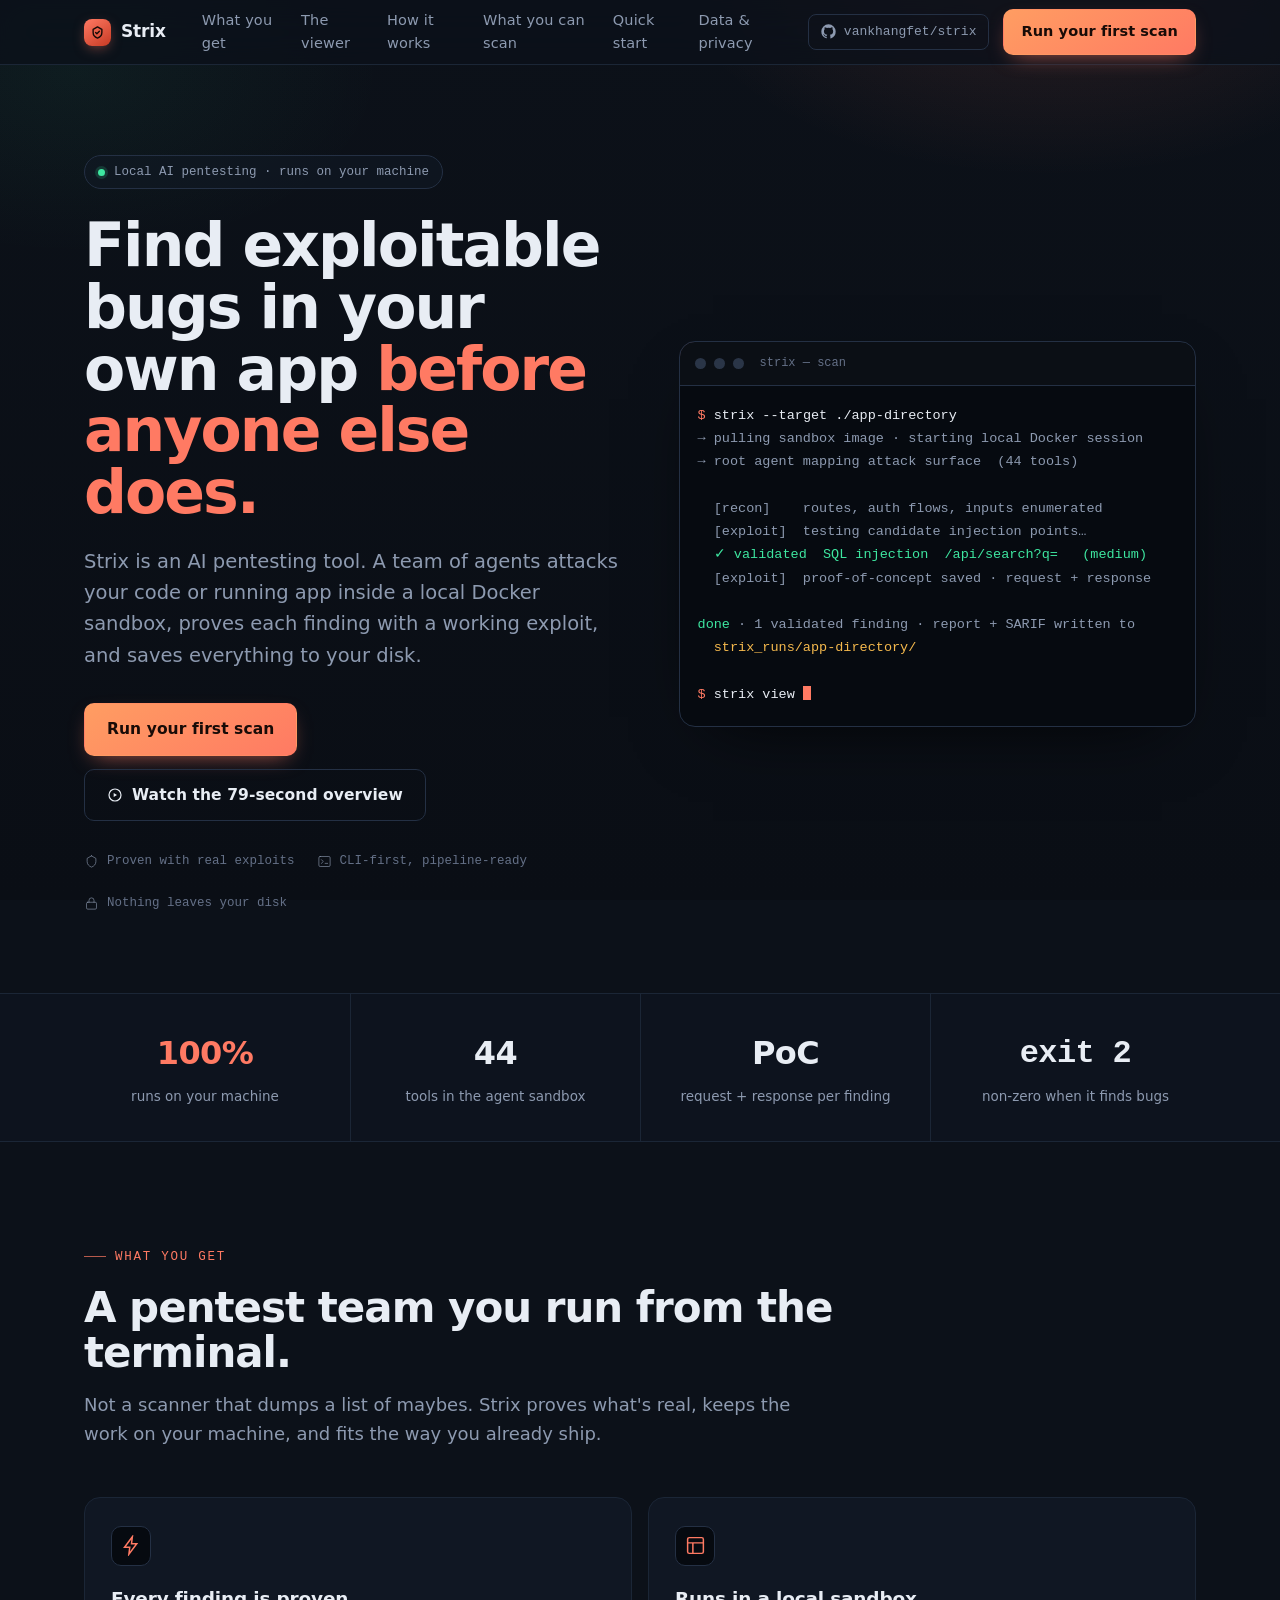
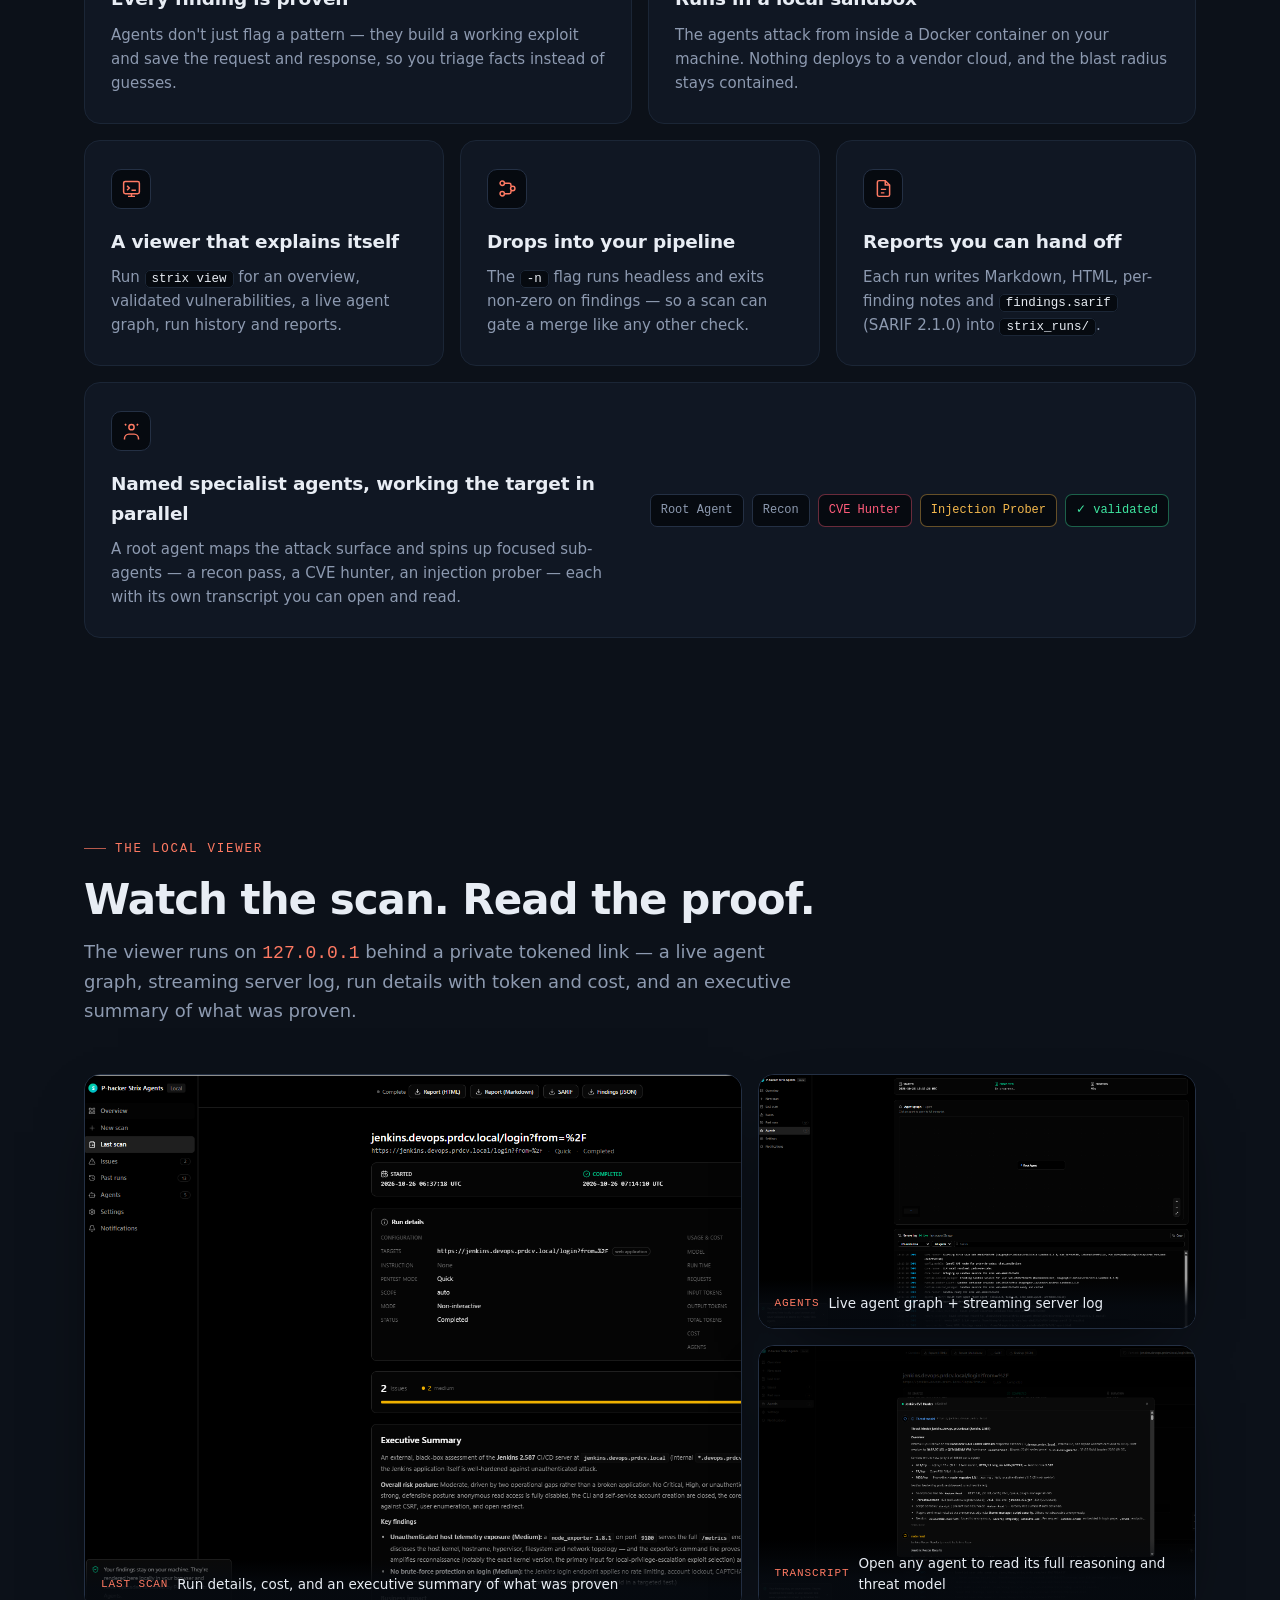
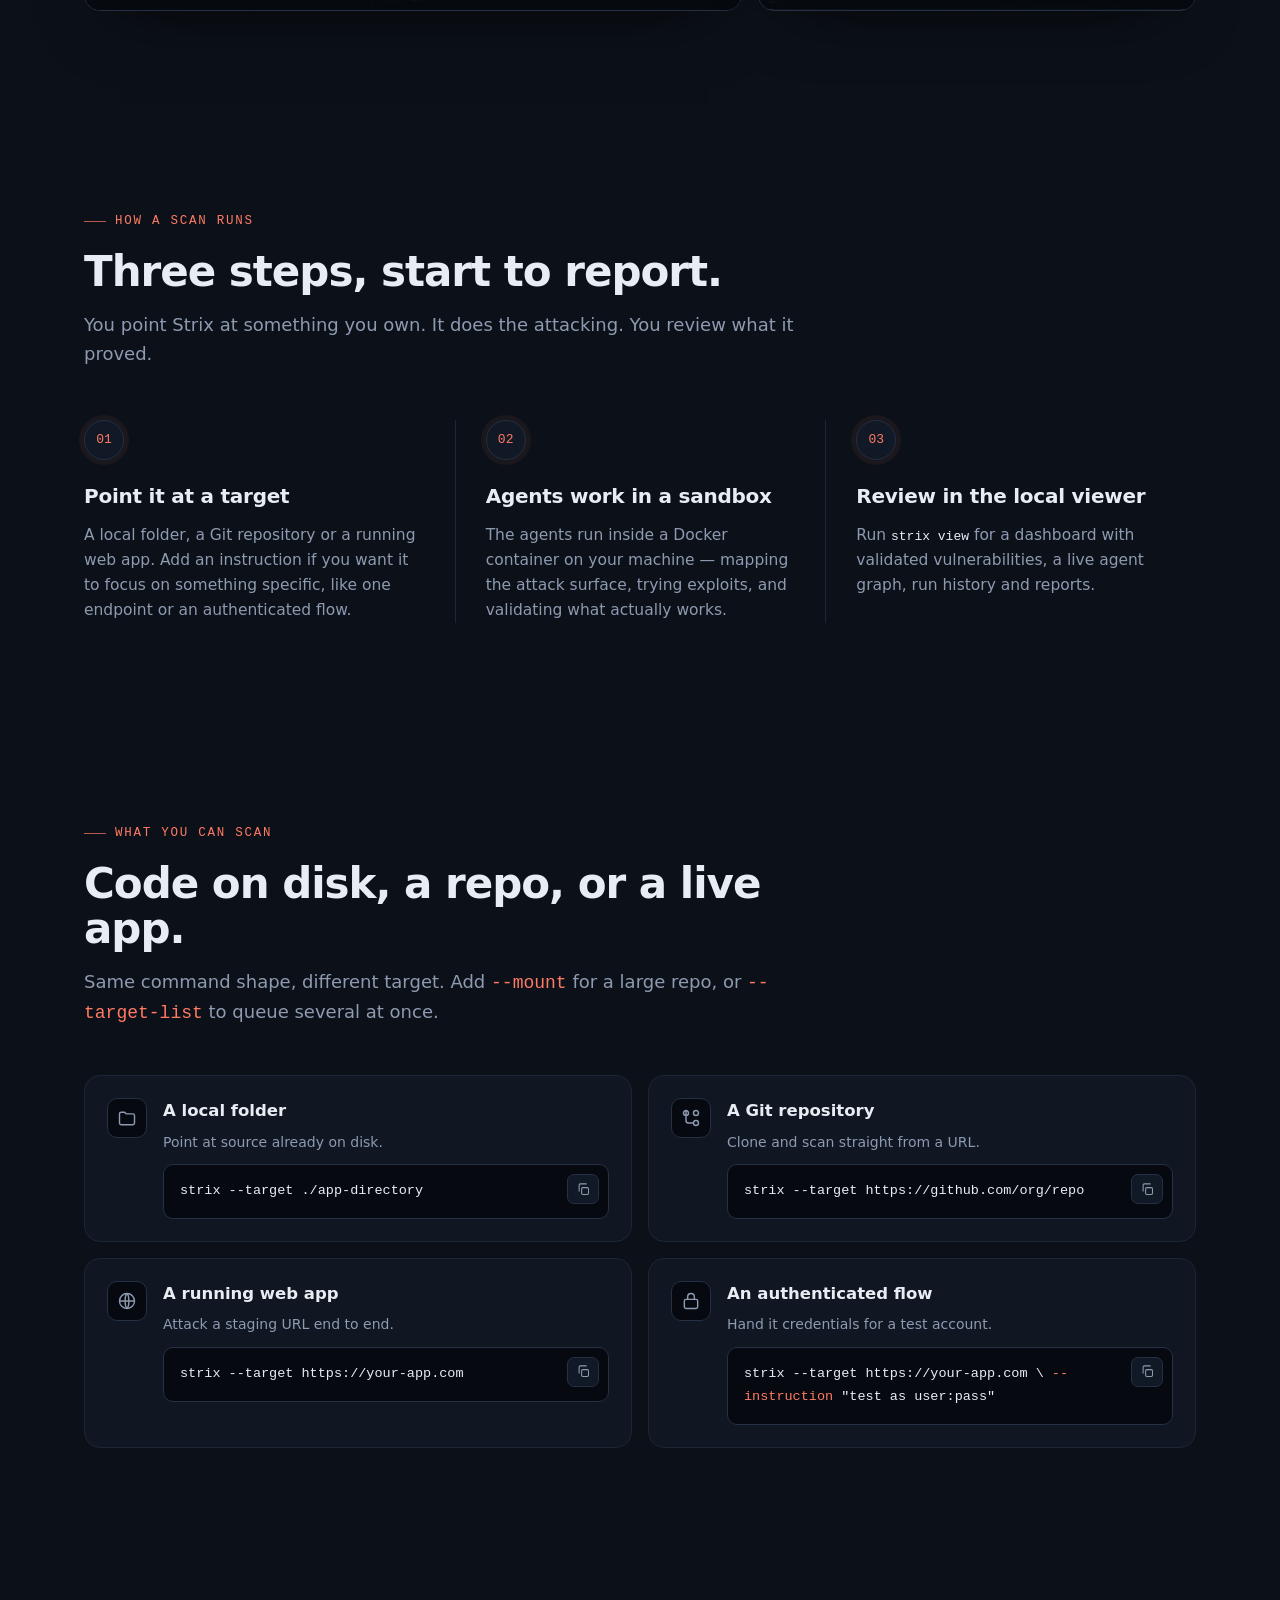
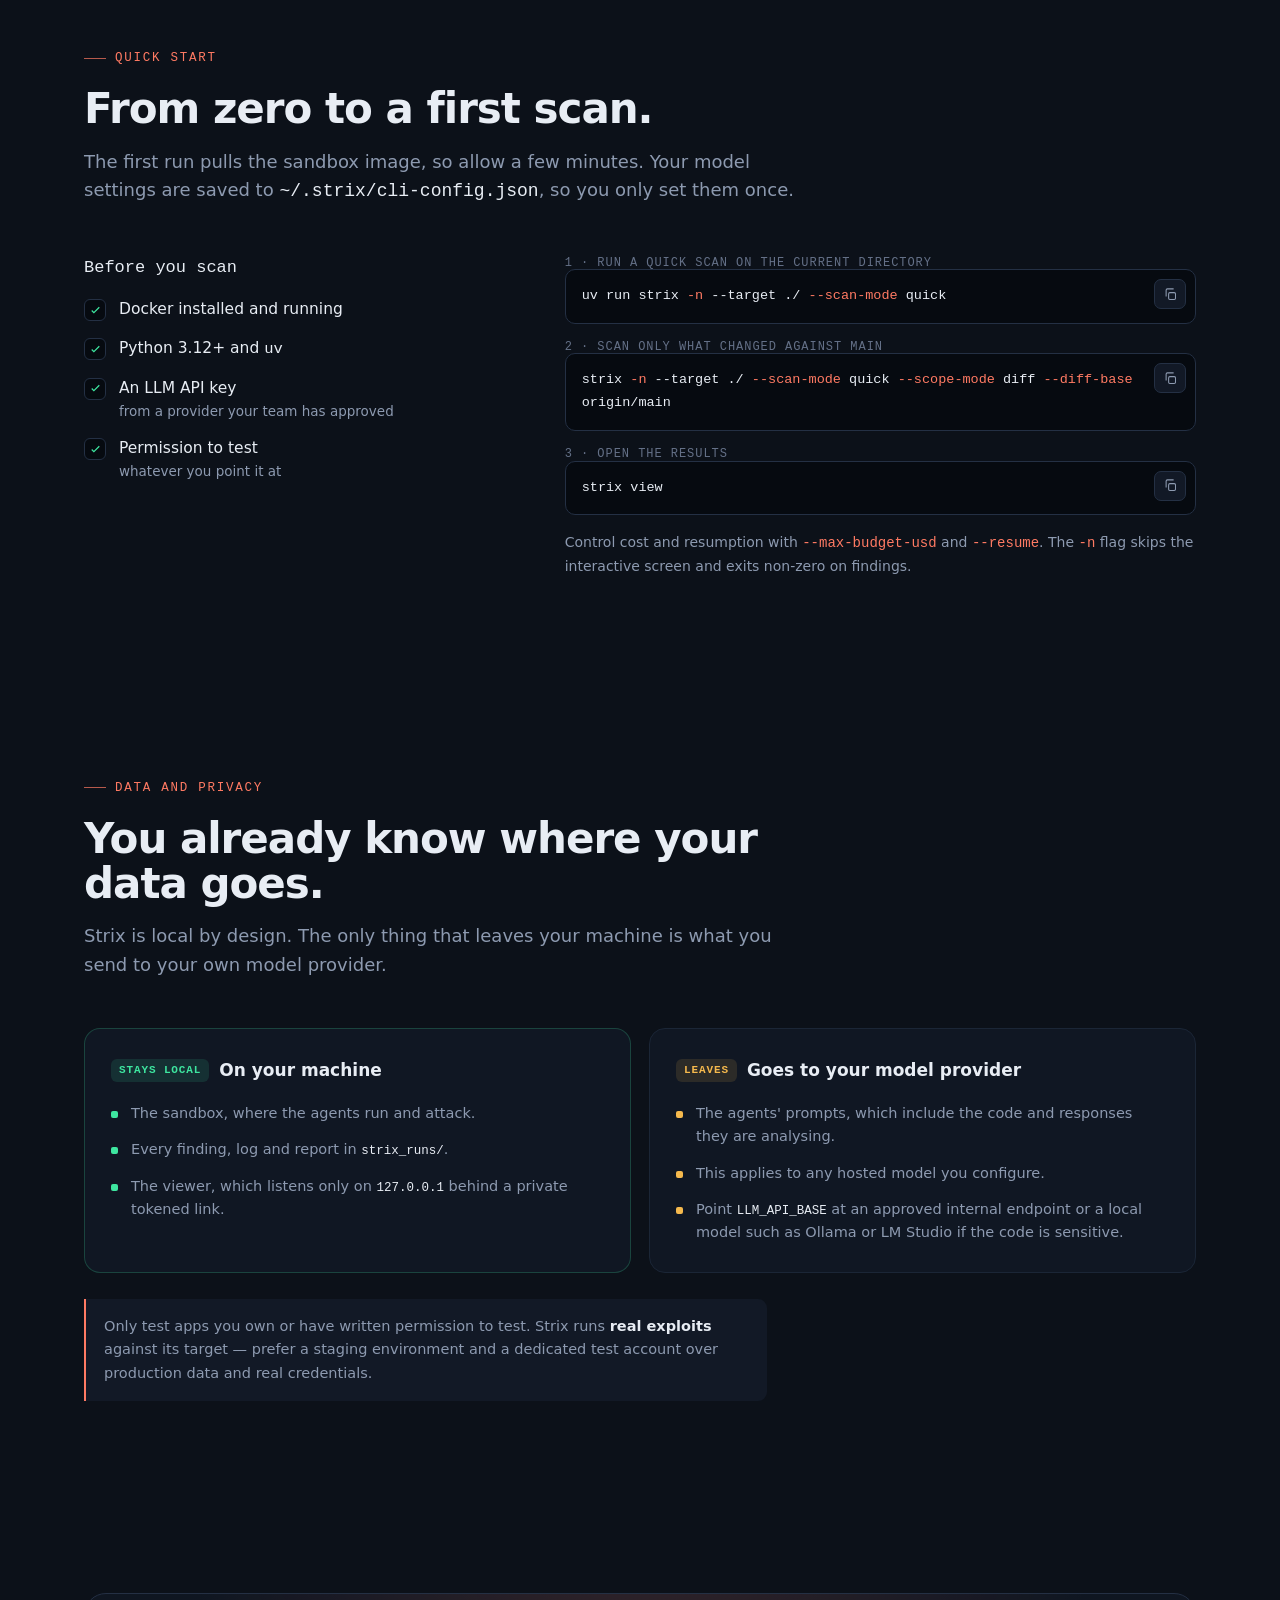
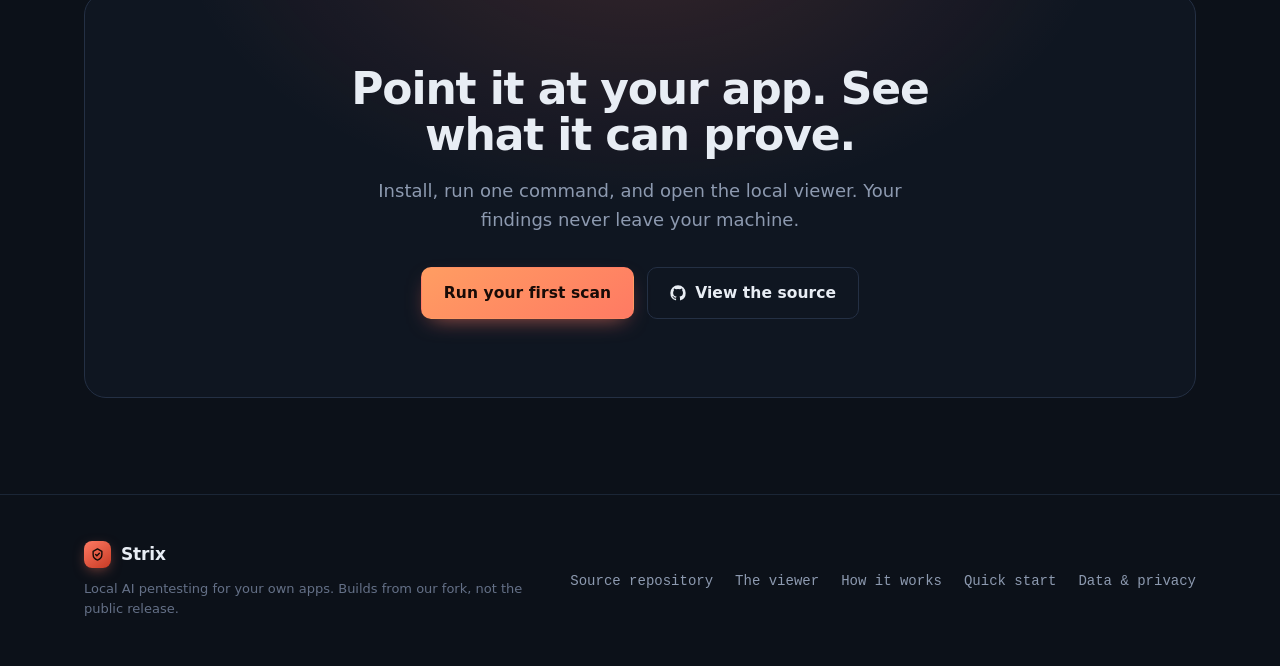
<file: assets/index-landing.html>
<!doctype html>
<html lang="en">
<head>
<meta charset="utf-8" />
<meta name="viewport" content="width=device-width, initial-scale=1" />
<title>Strix — local AI pentesting for your own apps</title>
<meta name="description" content="Strix is a local AI pentesting tool. A team of agents attacks your code or running app inside a Docker sandbox, proves each finding with a working exploit, and keeps everything on your machine." />
<style>
  :root {
    /* Strix brand tokens */
    --bg:      #0C1119;
    --surface: #121926;
    --raised:  #161F2E;
    --fg:      #E8EDF4;
    --muted:   #8D9AB0;
    --faint:   #647087;
    --border:  #243044;
    --border-soft: #1B2636;
    --accent:  #FF7A63;
    --accent-2: #FF9D62;
    --accent-dim: #C73A24;
    --code-bg: #060A10;
    --ok:      #3EE6A0;
    --warn:    #F5B94D;
    --crit:    #FF5C7A;

    --mono: ui-monospace, "Cascadia Mono", "SF Mono", Consolas, "Liberation Mono", monospace;
    --sans: "Segoe UI Variable Text", "Segoe UI", system-ui, -apple-system, "Noto Sans", sans-serif;

    --maxw: 1160px;
    --r: 10px;
    --r-lg: 16px;
    --r-xl: 22px;
    --glow: 0 24px 70px -34px rgba(0,0,0,0.92);
  }

  * { box-sizing: border-box; margin: 0; padding: 0; }
  html { scroll-behavior: smooth; }
  body {
    background: var(--bg);
    color: var(--fg);
    font-family: var(--sans);
    font-size: 17px;
    line-height: 1.6;
    -webkit-font-smoothing: antialiased;
    -moz-osx-font-smoothing: grayscale;
    text-rendering: optimizeLegibility;
    overflow-x: hidden;
    position: relative;
  }
  /* ambient page backdrop */
  body::before {
    content: ""; position: fixed; inset: 0; z-index: -1; pointer-events: none;
    background:
      radial-gradient(48% 38% at 82% -4%, rgba(255,122,99,0.13), transparent 62%),
      radial-gradient(40% 34% at 6% 8%, rgba(62,230,160,0.055), transparent 60%),
      linear-gradient(180deg, #0C1119 0%, #0A0E15 100%);
  }
  ::selection { background: rgba(255,122,99,0.28); color: #fff; }
  a { color: inherit; text-decoration: none; }
  svg { display: block; }

  .wrap { width: 100%; max-width: var(--maxw); margin: 0 auto; padding: 0 24px; }
  .mono { font-family: var(--mono); }
  .accent { color: var(--accent); }

  /* ---------- NAV ---------- */
  header.nav {
    position: sticky; top: 0; z-index: 100;
    background: color-mix(in srgb, var(--bg) 80%, transparent);
    backdrop-filter: blur(16px) saturate(140%);
    -webkit-backdrop-filter: blur(16px) saturate(140%);
    border-bottom: 1px solid var(--border-soft);
  }
  .nav-inner { display: flex; align-items: center; gap: 28px; height: 64px; }
  .brand { display: flex; align-items: center; gap: 10px; font-weight: 600; letter-spacing: -0.01em; font-size: 17px; }
  .brand .glyph {
    width: 27px; height: 27px; border-radius: 8px;
    background: linear-gradient(145deg, var(--accent), var(--accent-dim));
    display: grid; place-items: center; color: #140a07; flex: none;
    box-shadow: 0 4px 14px -4px rgba(255,122,99,0.6);
  }
  .nav-links { display: flex; gap: 26px; margin-left: 8px; }
  .nav-links a { color: var(--muted); font-size: 14.5px; letter-spacing: 0.01em; transition: color .15s; }
  .nav-links a:hover { color: var(--fg); }
  .nav-right { margin-left: auto; display: flex; align-items: center; gap: 14px; }
  .repo-link {
    display: inline-flex; align-items: center; gap: 8px;
    color: var(--muted); font-family: var(--mono); font-size: 13px;
    padding: 7px 12px; border: 1px solid var(--border); border-radius: 8px; transition: border-color .15s, color .15s;
  }
  .repo-link:hover { color: var(--fg); border-color: var(--faint); }
  .btn {
    display: inline-flex; align-items: center; gap: 9px; justify-content: center;
    font-size: 14.5px; font-weight: 550; letter-spacing: 0.005em;
    padding: 10px 17px; border-radius: 10px; cursor: pointer; border: 1px solid transparent;
    transition: transform .08s ease, background .15s, border-color .15s, color .15s, box-shadow .15s;
    white-space: nowrap;
  }
  .btn:active { transform: translateY(1px); }
  .btn-primary { background: linear-gradient(145deg, var(--accent-2), var(--accent)); color: #180b07; font-weight: 600; box-shadow: 0 8px 22px -10px rgba(255,122,99,0.75); }
  .btn-primary:hover { box-shadow: 0 10px 28px -8px rgba(255,122,99,0.9); }
  .btn-ghost { background: transparent; color: var(--fg); border-color: var(--border); }
  .btn-ghost:hover { border-color: var(--faint); background: var(--surface); }
  .nav-toggle { display: none; background: none; border: 1px solid var(--border); border-radius: 8px; width: 40px; height: 38px; color: var(--fg); cursor: pointer; }

  /* ---------- SECTION PRIMITIVES ---------- */
  section { padding: 96px 0; }
  .eyebrow {
    font-family: var(--mono); font-size: 12.5px; letter-spacing: 0.14em; text-transform: uppercase;
    color: var(--accent); display: inline-flex; align-items: center; gap: 9px; margin-bottom: 18px;
  }
  .eyebrow::before { content: ""; width: 22px; height: 1px; background: var(--accent); opacity: .7; }
  h2.sec-title { font-size: clamp(28px, 4vw, 42px); line-height: 1.08; letter-spacing: -0.024em; font-weight: 650; }
  .sec-lead { color: var(--muted); font-size: 18px; max-width: 62ch; margin-top: 16px; }
  .sec-head { max-width: 72ch; }

  /* ---------- HERO ---------- */
  .hero { padding: 90px 0 80px; position: relative; }
  .hero-grid { position: relative; z-index: 1; display: grid; grid-template-columns: 1.02fr 0.98fr; gap: 56px; align-items: center; }
  .pill {
    display: inline-flex; align-items: center; gap: 9px; font-family: var(--mono); font-size: 12.5px;
    color: var(--muted); border: 1px solid var(--border); border-radius: 999px; padding: 6px 13px; margin-bottom: 26px;
    background: color-mix(in srgb, var(--surface) 60%, transparent);
  }
  .pill .dot { width: 7px; height: 7px; border-radius: 50%; background: var(--ok); box-shadow: 0 0 0 3px rgba(62,230,160,0.16); }
  h1.hero-title { font-size: clamp(36px, 5.4vw, 60px); line-height: 1.03; letter-spacing: -0.032em; font-weight: 680; max-width: 16ch; }
  h1.hero-title .accent { color: var(--accent); }
  .hero-sub { color: var(--muted); font-size: clamp(17px, 2vw, 19.5px); margin-top: 22px; max-width: 52ch; }
  .hero-cta { display: flex; flex-wrap: wrap; gap: 13px; margin-top: 32px; }
  .btn-lg { padding: 13px 22px; font-size: 15.5px; }
  .hero-meta { display: flex; flex-wrap: wrap; gap: 22px; margin-top: 30px; color: var(--faint); font-family: var(--mono); font-size: 12.5px; }
  .hero-meta span { display: inline-flex; align-items: center; gap: 8px; }
  .hero-meta svg { width: 15px; height: 15px; stroke: var(--muted); }

  /* terminal visual */
  .terminal {
    background: var(--code-bg); border: 1px solid var(--border); border-radius: var(--r-lg);
    overflow: hidden; box-shadow: var(--glow); font-family: var(--mono); font-size: 13.5px; line-height: 1.72;
    position: relative;
  }
  .terminal::after {
    content: ""; position: absolute; inset: -1px; border-radius: inherit; pointer-events: none;
    background: linear-gradient(145deg, rgba(255,122,99,0.22), transparent 40%);
    -webkit-mask: linear-gradient(#000 0 0) content-box, linear-gradient(#000 0 0);
    -webkit-mask-composite: xor; mask-composite: exclude; padding: 1px;
  }
  .term-bar { display: flex; align-items: center; gap: 8px; padding: 11px 15px; background: rgba(255,255,255,0.02); border-bottom: 1px solid var(--border); }
  .term-bar .tdot { width: 11px; height: 11px; border-radius: 50%; background: #2A3547; }
  .term-bar .tname { margin-left: 8px; color: var(--faint); font-size: 12px; }
  .term-body { padding: 18px 18px 20px; white-space: pre-wrap; word-break: break-word; }
  .term-body .ln { display: block; }
  .term-body .pr { color: var(--accent); }
  .term-body .cm { color: var(--fg); }
  .term-body .dim { color: var(--muted); }
  .term-body .ok { color: var(--ok); }
  .term-body .warn { color: var(--warn); }
  .term-body .cur { display: inline-block; width: 8px; height: 1.05em; background: var(--accent); vertical-align: -2px; animation: blink 1.1s steps(1) infinite; }
  @keyframes blink { 50% { opacity: 0; } }

  /* ---------- TRUST / STAT BAND ---------- */
  .band { border-top: 1px solid var(--border-soft); border-bottom: 1px solid var(--border-soft); background: color-mix(in srgb, var(--surface) 42%, transparent); }
  .band-inner { display: grid; grid-template-columns: repeat(4, 1fr); gap: 0; padding: 0; }
  .stat { padding: 34px 26px; text-align: center; }
  .stat:not(:first-child) { border-left: 1px solid var(--border-soft); }
  .stat .big { font-size: clamp(24px, 3vw, 32px); font-weight: 680; letter-spacing: -0.02em; }
  .stat .big.ac { color: var(--accent); }
  .stat .lbl { color: var(--muted); font-size: 13.5px; margin-top: 6px; }

  /* ---------- BENTO FEATURE GRID ---------- */
  .bento { display: grid; grid-template-columns: repeat(6, 1fr); gap: 16px; margin-top: 48px; }
  .card {
    background: color-mix(in srgb, var(--surface) 85%, transparent); border: 1px solid var(--border-soft); border-radius: var(--r-lg);
    padding: 28px 26px; transition: border-color .18s, transform .18s, background .18s; position: relative; overflow: hidden;
  }
  .card:hover { border-color: var(--border); transform: translateY(-3px); background: var(--raised); }
  .card .ic { width: 40px; height: 40px; border-radius: 10px; border: 1px solid var(--border); display: grid; place-items: center; margin-bottom: 18px; background: var(--code-bg); }
  .card .ic svg { width: 21px; height: 21px; stroke: var(--accent); fill: none; stroke-width: 1.7; }
  .card h3 { font-size: 18.5px; font-weight: 600; letter-spacing: -0.01em; margin-bottom: 9px; }
  .card p { color: var(--muted); font-size: 15px; }
  .card code { font-family: var(--mono); color: var(--fg); background: var(--code-bg); border: 1px solid var(--border-soft); padding: 1px 6px; border-radius: 5px; font-size: 12.5px; }
  .card.span-3 { grid-column: span 3; }
  .card.span-2 { grid-column: span 2; }
  .card.span-6 { grid-column: span 6; }
  .card.feature-wide { display: grid; grid-template-columns: 1fr auto; gap: 24px; align-items: center; }
  .chips { display: flex; flex-wrap: wrap; gap: 8px; }
  .chip { font-family: var(--mono); font-size: 12px; color: var(--muted); border: 1px solid var(--border); border-radius: 7px; padding: 6px 10px; background: var(--code-bg); }
  .chip.sev-c { color: var(--crit); border-color: rgba(255,92,122,0.4); }
  .chip.sev-m { color: var(--warn); border-color: rgba(245,185,77,0.4); }
  .chip.sev-ok { color: var(--ok); border-color: rgba(62,230,160,0.4); }

  /* ---------- SHOWCASE (screenshots) ---------- */
  .showcase { position: relative; }
  .shots { display: grid; grid-template-columns: 1.5fr 1fr; grid-template-rows: auto auto; gap: 16px; margin-top: 48px; }
  .shot {
    border: 1px solid var(--border); border-radius: var(--r-lg); overflow: hidden; background: var(--code-bg);
    box-shadow: var(--glow); position: relative;
  }
  .shot img { width: 100%; height: 100%; object-fit: cover; object-position: top left; display: block; }
  .shot .cap {
    position: absolute; left: 0; right: 0; bottom: 0; padding: 14px 16px;
    background: linear-gradient(transparent, rgba(6,10,16,0.92) 55%);
    font-size: 13.5px; color: var(--fg); display: flex; align-items: center; gap: 9px;
  }
  .shot .cap .k { font-family: var(--mono); font-size: 11px; letter-spacing: 0.08em; text-transform: uppercase; color: var(--accent); }
  .shot.big { grid-row: span 2; }

  /* ---------- STEPS ---------- */
  .steps { display: grid; grid-template-columns: repeat(3, 1fr); gap: 0; margin-top: 52px; counter-reset: step; }
  .step { position: relative; padding: 0 30px; counter-increment: step; }
  .step:not(:first-child) { border-left: 1px solid var(--border-soft); }
  .step:first-child { padding-left: 0; }
  .step .num {
    font-family: var(--mono); font-size: 13px; color: var(--accent); border: 1px solid var(--border);
    width: 40px; height: 40px; border-radius: 50%; display: grid; place-items: center; margin-bottom: 20px;
    background: var(--surface); box-shadow: 0 0 0 5px rgba(255,122,99,0.06);
  }
  .step .num::before { content: "0" counter(step); }
  .step h3 { font-size: 20px; font-weight: 600; letter-spacing: -0.012em; margin-bottom: 11px; }
  .step p { color: var(--muted); font-size: 15.5px; }
  .step p code { font-family: var(--mono); color: var(--fg); font-size: 13px; }

  /* ---------- SCAN TARGETS ---------- */
  .targets { display: grid; grid-template-columns: repeat(2, 1fr); gap: 16px; margin-top: 48px; }
  .target {
    display: grid; grid-template-columns: auto 1fr; gap: 16px; align-items: start;
    background: color-mix(in srgb, var(--surface) 85%, transparent); border: 1px solid var(--border-soft); border-radius: var(--r-lg); padding: 22px 22px;
    transition: border-color .18s;
  }
  .target:hover { border-color: var(--border); }
  .target .tic { width: 40px; height: 40px; border-radius: 10px; background: var(--code-bg); border: 1px solid var(--border); display: grid; place-items: center; }
  .target .tic svg { width: 20px; height: 20px; stroke: var(--muted); fill: none; stroke-width: 1.7; }
  .target h3 { font-size: 16.5px; font-weight: 600; margin-bottom: 6px; }
  .target p { color: var(--muted); font-size: 14px; margin-bottom: 11px; }

  /* ---------- CODE BLOCK ---------- */
  .code {
    position: relative; background: var(--code-bg); border: 1px solid var(--border); border-radius: 10px;
    font-family: var(--mono); font-size: 13.5px; line-height: 1.7; color: var(--fg);
    padding: 15px 52px 15px 16px; overflow-x: auto;
  }
  .code .cmt { color: var(--faint); }
  .code .flag { color: var(--accent); }
  .copy-btn {
    position: absolute; top: 9px; right: 9px; background: var(--surface); border: 1px solid var(--border);
    color: var(--muted); border-radius: 7px; width: 32px; height: 30px; display: grid; place-items: center; cursor: pointer; transition: color .15s, border-color .15s;
  }
  .copy-btn:hover { color: var(--fg); border-color: var(--faint); }
  .copy-btn svg { width: 15px; height: 15px; stroke: currentColor; fill: none; stroke-width: 1.7; }
  .copy-btn.done { color: var(--ok); border-color: var(--ok); }

  /* ---------- QUICK START ---------- */
  .qs-grid { display: grid; grid-template-columns: 0.82fr 1.18fr; gap: 42px; margin-top: 48px; align-items: start; }
  .reqs { list-style: none; display: grid; gap: 14px; }
  .reqs li { display: grid; grid-template-columns: auto 1fr; gap: 13px; align-items: start; color: var(--fg); font-size: 15.5px; }
  .reqs li span.mk { width: 22px; height: 22px; border-radius: 6px; background: var(--code-bg); border: 1px solid var(--border); display: grid; place-items: center; flex: none; margin-top: 2px; }
  .reqs li span.mk svg { width: 13px; height: 13px; stroke: var(--ok); fill: none; stroke-width: 2.2; }
  .reqs li small { display: block; color: var(--muted); font-size: 13.5px; font-weight: 400; }
  .qs-steps { display: grid; gap: 14px; }
  .qs-steps .label { font-family: var(--mono); font-size: 12px; letter-spacing: 0.08em; text-transform: uppercase; color: var(--faint); margin-bottom: -4px; }

  /* ---------- PRIVACY ---------- */
  .priv-grid { display: grid; grid-template-columns: repeat(2, 1fr); gap: 18px; margin-top: 48px; }
  .priv-col { background: color-mix(in srgb, var(--surface) 85%, transparent); border: 1px solid var(--border-soft); border-radius: var(--r-lg); padding: 28px 26px; }
  .priv-col.stay { border-color: rgba(62,230,160,0.22); }
  .priv-col h3 { font-size: 17px; font-weight: 600; display: flex; align-items: center; gap: 10px; margin-bottom: 18px; }
  .priv-col h3 .tag { font-family: var(--mono); font-size: 11px; letter-spacing: 0.08em; text-transform: uppercase; padding: 3px 8px; border-radius: 6px; }
  .priv-col.stay .tag { color: var(--ok); background: rgba(62,230,160,0.12); }
  .priv-col.leave .tag { color: var(--warn); background: rgba(245,185,77,0.12); }
  .priv-list { list-style: none; display: grid; gap: 13px; }
  .priv-list li { color: var(--muted); font-size: 14.5px; padding-left: 20px; position: relative; }
  .priv-list li::before { content: ""; position: absolute; left: 0; top: 9px; width: 7px; height: 7px; border-radius: 2px; }
  .priv-col.stay .priv-list li::before { background: var(--ok); }
  .priv-col.leave .priv-list li::before { background: var(--warn); }
  .priv-list li code { font-family: var(--mono); color: var(--fg); font-size: 12.5px; }
  .priv-note { margin-top: 26px; color: var(--muted); font-size: 14.5px; max-width: 74ch; padding: 16px 18px; border-left: 2px solid var(--accent); background: var(--surface); border-radius: 0 9px 9px 0; }
  .priv-note code { font-family: var(--mono); color: var(--fg); font-size: 13px; }

  /* ---------- FINAL CTA ---------- */
  .final-wrap { position: relative; }
  .final {
    text-align: center; padding: 72px 32px 78px; border-radius: var(--r-xl);
    border: 1px solid var(--border); position: relative; overflow: hidden;
    background:
      radial-gradient(70% 120% at 50% -20%, rgba(255,122,99,0.16), transparent 60%),
      color-mix(in srgb, var(--surface) 70%, transparent);
  }
  .final h2 { font-size: clamp(28px, 4vw, 44px); letter-spacing: -0.026em; line-height: 1.06; font-weight: 680; max-width: 20ch; margin: 0 auto; }
  .final p { color: var(--muted); font-size: 18px; margin: 18px auto 0; max-width: 52ch; }
  .final .hero-cta { justify-content: center; margin-top: 32px; }

  /* ---------- FOOTER ---------- */
  footer { padding: 46px 0; border-top: 1px solid var(--border-soft); }
  .foot-inner { display: flex; flex-wrap: wrap; align-items: center; gap: 18px; justify-content: space-between; }
  .foot-links { display: flex; flex-wrap: wrap; gap: 22px; }
  .foot-links a { color: var(--muted); font-size: 14px; font-family: var(--mono); transition: color .15s; }
  .foot-links a:hover { color: var(--fg); }
  .foot-note { color: var(--faint); font-size: 13px; max-width: 54ch; }

  /* ---------- RESPONSIVE ---------- */
  @media (max-width: 1000px) {
    .bento { grid-template-columns: repeat(2, 1fr); }
    .card.span-3, .card.span-2, .card.span-6 { grid-column: span 2; }
  }
  @media (max-width: 960px) {
    .hero-grid { grid-template-columns: 1fr; gap: 42px; }
    .hero-visual { order: 2; }
    .qs-grid { grid-template-columns: 1fr; gap: 32px; }
    .steps { grid-template-columns: 1fr; gap: 34px; }
    .step { padding: 0 0 0 0; border-left: none !important; }
    .step:not(:first-child) { border-top: 1px solid var(--border-soft); padding-top: 30px; }
    .band-inner { grid-template-columns: repeat(2, 1fr); }
    .stat:nth-child(3) { border-left: none; }
    .stat { border-top: 1px solid var(--border-soft); }
    .stat:nth-child(-n+2) { border-top: none; }
    .shots { grid-template-columns: 1fr; }
    .shot.big { grid-row: auto; }
  }
  @media (max-width: 760px) {
    .nav-links, .repo-link { display: none; }
    .nav-toggle { display: grid; place-items: center; }
    .nav-right .btn-primary { display: none; }
    .nav.open .nav-links {
      display: flex; flex-direction: column; gap: 4px;
      position: absolute; top: 64px; left: 0; right: 0; margin: 0;
      background: var(--surface); border-bottom: 1px solid var(--border); padding: 12px 24px 18px;
    }
    .nav.open .nav-links a { padding: 10px 0; font-size: 16px; border-bottom: 1px solid var(--border-soft); }
    section { padding: 68px 0; }
    .hero { padding: 56px 0 60px; }
    .bento, .targets, .priv-grid { grid-template-columns: 1fr; }
    .card.span-3, .card.span-2, .card.span-6 { grid-column: span 1; }
    .card.feature-wide { grid-template-columns: 1fr; }
  }
  @media (max-width: 420px) {
    body { font-size: 16px; }
    .wrap { padding: 0 18px; }
    .hero-cta .btn { flex: 1 1 100%; }
    .term-body { font-size: 12px; }
  }
  @media (prefers-reduced-motion: reduce) {
    * { scroll-behavior: auto !important; }
    .term-body .cur { animation: none; }
  }
</style>
</head>
<body>

<!-- ============ NAV ============ -->
<header class="nav" id="nav" data-od-id="nav">
  <div class="wrap nav-inner">
    <a class="brand" href="#top" aria-label="Strix home">
      <span class="glyph" aria-hidden="true">
        <svg width="15" height="15" viewBox="0 0 24 24" fill="none" stroke="currentColor" stroke-width="2.2" stroke-linecap="round" stroke-linejoin="round"><path d="M12 3l7 4v5c0 4.5-3 7.5-7 9-4-1.5-7-4.5-7-9V7l7-4z"/><path d="M9 12l2 2 4-4"/></svg>
      </span>
      Strix
    </a>
    <nav class="nav-links" aria-label="Sections">
      <a href="#features">What you get</a>
      <a href="#viewer">The viewer</a>
      <a href="#how">How it works</a>
      <a href="#scan">What you can scan</a>
      <a href="#quickstart">Quick start</a>
      <a href="#privacy">Data &amp; privacy</a>
    </nav>
    <div class="nav-right">
      <a class="repo-link" href="https://github.com/vankhangfet/strix" target="_blank" rel="noopener">
        <svg width="15" height="15" viewBox="0 0 24 24" fill="currentColor"><path d="M12 .5A11.5 11.5 0 0 0 .5 12a11.5 11.5 0 0 0 7.86 10.92c.58.1.79-.25.79-.56v-2c-3.2.7-3.88-1.37-3.88-1.37-.53-1.33-1.3-1.69-1.3-1.69-1.06-.72.08-.71.08-.71 1.17.08 1.78 1.2 1.78 1.2 1.04 1.79 2.73 1.27 3.4.97.1-.76.4-1.27.74-1.56-2.56-.29-5.26-1.28-5.26-5.7 0-1.26.45-2.29 1.19-3.1-.12-.29-.52-1.46.11-3.05 0 0 .97-.31 3.18 1.18a11 11 0 0 1 5.8 0c2.2-1.49 3.17-1.18 3.17-1.18.63 1.59.23 2.76.11 3.05.74.81 1.19 1.84 1.19 3.1 0 4.43-2.7 5.4-5.28 5.69.42.36.79 1.06.79 2.14v3.17c0 .31.21.67.8.56A11.5 11.5 0 0 0 23.5 12 11.5 11.5 0 0 0 12 .5z"/></svg>
        vankhangfet/strix
      </a>
      <a class="btn btn-primary" href="#quickstart">Run your first scan</a>
      <button class="nav-toggle" id="navToggle" aria-label="Toggle menu" aria-expanded="false">
        <svg width="20" height="20" viewBox="0 0 24 24" fill="none" stroke="currentColor" stroke-width="2" stroke-linecap="round"><path d="M3 6h18M3 12h18M3 18h18"/></svg>
      </button>
    </div>
  </div>
</header>

<a id="top"></a>

<!-- ============ HERO ============ -->
<section class="hero" data-od-id="hero">
  <div class="wrap hero-grid">
    <div class="hero-copy">
      <span class="pill"><span class="dot" aria-hidden="true"></span> Local AI pentesting · runs on your machine</span>
      <h1 class="hero-title">Find exploitable bugs in your own app <span class="accent">before anyone else does.</span></h1>
      <p class="hero-sub">Strix is an AI pentesting tool. A team of agents attacks your code or running app inside a local Docker sandbox, proves each finding with a working exploit, and saves everything to your disk.</p>
      <div class="hero-cta">
        <a class="btn btn-primary btn-lg" href="#quickstart">Run your first scan</a>
        <a class="btn btn-ghost btn-lg" href="#how">
          <svg width="16" height="16" viewBox="0 0 24 24" fill="none" stroke="currentColor" stroke-width="1.8"><circle cx="12" cy="12" r="9"/><path d="M10 9l5 3-5 3V9z" fill="currentColor" stroke="none"/></svg>
          Watch the 79-second overview
        </a>
      </div>
      <div class="hero-meta">
        <span><svg viewBox="0 0 24 24" fill="none" stroke-linecap="round" stroke-linejoin="round"><path d="M12 3l7 4v5c0 4.5-3 7.5-7 9-4-1.5-7-4.5-7-9V7l7-4z"/></svg> Proven with real exploits</span>
        <span><svg viewBox="0 0 24 24" fill="none" stroke-linecap="round" stroke-linejoin="round"><rect x="3" y="4" width="18" height="16" rx="2"/><path d="M7 9l3 3-3 3M13 15h4"/></svg> CLI-first, pipeline-ready</span>
        <span><svg viewBox="0 0 24 24" fill="none" stroke-linecap="round" stroke-linejoin="round"><rect x="4" y="10" width="16" height="11" rx="2"/><path d="M8 10V7a4 4 0 0 1 8 0v3"/></svg> Nothing leaves your disk</span>
      </div>
    </div>
    <div class="hero-visual">
      <div class="terminal" role="img" aria-label="Terminal running a Strix scan that validates a SQL injection finding">
        <div class="term-bar"><span class="tdot"></span><span class="tdot"></span><span class="tdot"></span><span class="tname">strix — scan</span></div>
        <div class="term-body"><span class="ln"><span class="pr">$</span> <span class="cm">strix --target ./app-directory</span></span><span class="ln dim">→ pulling sandbox image · starting local Docker session</span><span class="ln dim">→ root agent mapping attack surface  (44 tools)</span><span class="ln"> </span><span class="ln dim">  [recon]    routes, auth flows, inputs enumerated</span><span class="ln dim">  [exploit]  testing candidate injection points…</span><span class="ln ok">  ✓ validated  SQL injection  /api/search?q=   (medium)</span><span class="ln dim">  [exploit]  proof-of-concept saved · request + response</span><span class="ln"> </span><span class="ln"><span class="ok">done</span> <span class="dim">· 1 validated finding · report + SARIF written to</span></span><span class="ln warn">  strix_runs/app-directory/</span><span class="ln"> </span><span class="ln"><span class="pr">$</span> <span class="cm">strix view</span> <span class="cur"></span></span></div>
      </div>
    </div>
  </div>
</section>

<!-- ============ STAT BAND ============ -->
<div class="band" data-od-id="band">
  <div class="wrap band-inner">
    <div class="stat">
      <div class="big ac">100%</div>
      <div class="lbl">runs on your machine</div>
    </div>
    <div class="stat">
      <div class="big">44</div>
      <div class="lbl">tools in the agent sandbox</div>
    </div>
    <div class="stat">
      <div class="big">PoC</div>
      <div class="lbl">request + response per finding</div>
    </div>
    <div class="stat">
      <div class="big mono">exit 2</div>
      <div class="lbl">non-zero when it finds bugs</div>
    </div>
  </div>
</div>

<!-- ============ WHAT YOU GET ============ -->
<section id="features" data-od-id="features">
  <div class="wrap">
    <div class="sec-head">
      <span class="eyebrow">What you get</span>
      <h2 class="sec-title">A pentest team you run from the terminal.</h2>
      <p class="sec-lead">Not a scanner that dumps a list of maybes. Strix proves what's real, keeps the work on your machine, and fits the way you already ship.</p>
    </div>
    <div class="bento">
      <article class="card span-3" data-od-id="feat-exploit">
        <div class="ic"><svg viewBox="0 0 24 24"><path d="M13 2L4 14h6l-1 8 9-12h-6l1-8z"/></svg></div>
        <h3>Every finding is proven</h3>
        <p>Agents don't just flag a pattern — they build a working exploit and save the request and response, so you triage facts instead of guesses.</p>
      </article>
      <article class="card span-3" data-od-id="feat-sandbox">
        <div class="ic"><svg viewBox="0 0 24 24"><rect x="3" y="3" width="18" height="18" rx="2"/><path d="M3 9h18M9 21V9"/></svg></div>
        <h3>Runs in a local sandbox</h3>
        <p>The agents attack from inside a Docker container on your machine. Nothing deploys to a vendor cloud, and the blast radius stays contained.</p>
      </article>
      <article class="card span-2" data-od-id="feat-viewer">
        <div class="ic"><svg viewBox="0 0 24 24"><rect x="3" y="4" width="18" height="14" rx="2"/><path d="M8 21h8M12 18v3M7 9l2.5 2.5L7 14M12 14h5"/></svg></div>
        <h3>A viewer that explains itself</h3>
        <p>Run <code>strix view</code> for an overview, validated vulnerabilities, a live agent graph, run history and reports.</p>
      </article>
      <article class="card span-2" data-od-id="feat-pipeline">
        <div class="ic"><svg viewBox="0 0 24 24"><circle cx="6" cy="6" r="2.5"/><circle cx="6" cy="18" r="2.5"/><circle cx="18" cy="12" r="2.5"/><path d="M8.5 6H14a2 2 0 0 1 2 2v1.5M8.5 18H14a2 2 0 0 0 2-2v-1.5"/></svg></div>
        <h3>Drops into your pipeline</h3>
        <p>The <code>-n</code> flag runs headless and exits non-zero on findings — so a scan can gate a merge like any other check.</p>
      </article>
      <article class="card span-2" data-od-id="feat-formats">
        <div class="ic"><svg viewBox="0 0 24 24"><path d="M14 3H7a2 2 0 0 0-2 2v14a2 2 0 0 0 2 2h10a2 2 0 0 0 2-2V8l-5-5z"/><path d="M14 3v5h5M9 13h6M9 17h4"/></svg></div>
        <h3>Reports you can hand off</h3>
        <p>Each run writes Markdown, HTML, per-finding notes and <code>findings.sarif</code> (SARIF 2.1.0) into <code>strix_runs/</code>.</p>
      </article>
      <article class="card span-6 feature-wide" data-od-id="feat-agents">
        <div>
          <div class="ic"><svg viewBox="0 0 24 24"><circle cx="12" cy="7" r="3"/><path d="M4 21v-1a5 5 0 0 1 5-5h6a5 5 0 0 1 5 5v1"/><path d="M18 5l1.5-1.5M6 5L4.5 3.5"/></svg></div>
          <h3>Named specialist agents, working the target in parallel</h3>
          <p>A root agent maps the attack surface and spins up focused sub-agents — a recon pass, a CVE hunter, an injection prober — each with its own transcript you can open and read.</p>
        </div>
        <div class="chips" aria-hidden="true">
          <span class="chip">Root Agent</span>
          <span class="chip">Recon</span>
          <span class="chip sev-c">CVE Hunter</span>
          <span class="chip sev-m">Injection Prober</span>
          <span class="chip sev-ok">✓ validated</span>
        </div>
      </article>
    </div>
  </div>
</section>

<!-- ============ THE VIEWER (SHOWCASE) ============ -->
<section id="viewer" class="showcase" data-od-id="viewer">
  <div class="wrap">
    <div class="sec-head">
      <span class="eyebrow">The local viewer</span>
      <h2 class="sec-title">Watch the scan. Read the proof.</h2>
      <p class="sec-lead">The viewer runs on <code class="mono" style="color:var(--accent)">127.0.0.1</code> behind a private tokened link — a live agent graph, streaming server log, run details with token and cost, and an executive summary of what was proven.</p>
    </div>
    <div class="shots">
      <div class="shot big" data-od-id="shot-run">
        <img src="Screenshot2.png" alt="Strix viewer showing run details, token and cost usage, and an executive summary of two medium-severity findings" loading="lazy" decoding="async" />
        <div class="cap"><span class="k">Last scan</span> Run details, cost, and an executive summary of what was proven</div>
      </div>
      <div class="shot" data-od-id="shot-agents">
        <img src="Screenshot1.png" alt="Strix viewer showing the live agent graph and streaming server log during a scan" loading="lazy" decoding="async" />
        <div class="cap"><span class="k">Agents</span> Live agent graph + streaming server log</div>
      </div>
      <div class="shot" data-od-id="shot-transcript">
        <img src="Screenshot3-CVE-Hunter.png" alt="Strix viewer showing a sub-agent transcript with a detailed threat model for a target host" loading="lazy" decoding="async" />
        <div class="cap"><span class="k">Transcript</span> Open any agent to read its full reasoning and threat model</div>
      </div>
    </div>
  </div>
</section>

<!-- ============ HOW IT WORKS ============ -->
<section id="how" data-od-id="how">
  <div class="wrap">
    <div class="sec-head">
      <span class="eyebrow">How a scan runs</span>
      <h2 class="sec-title">Three steps, start to report.</h2>
      <p class="sec-lead">You point Strix at something you own. It does the attacking. You review what it proved.</p>
    </div>
    <div class="steps">
      <div class="step" data-od-id="step-1">
        <div class="num" aria-hidden="true"></div>
        <h3>Point it at a target</h3>
        <p>A local folder, a Git repository or a running web app. Add an instruction if you want it to focus on something specific, like one endpoint or an authenticated flow.</p>
      </div>
      <div class="step" data-od-id="step-2">
        <div class="num" aria-hidden="true"></div>
        <h3>Agents work in a sandbox</h3>
        <p>The agents run inside a Docker container on your machine — mapping the attack surface, trying exploits, and validating what actually works.</p>
      </div>
      <div class="step" data-od-id="step-3">
        <div class="num" aria-hidden="true"></div>
        <h3>Review in the local viewer</h3>
        <p>Run <code>strix view</code> for a dashboard with validated vulnerabilities, a live agent graph, run history and reports.</p>
      </div>
    </div>
  </div>
</section>

<!-- ============ WHAT YOU CAN SCAN ============ -->
<section id="scan" data-od-id="scan">
  <div class="wrap">
    <div class="sec-head">
      <span class="eyebrow">What you can scan</span>
      <h2 class="sec-title">Code on disk, a repo, or a live app.</h2>
      <p class="sec-lead">Same command shape, different target. Add <code class="mono" style="color:var(--accent)">--mount</code> for a large repo, or <code class="mono" style="color:var(--accent)">--target-list</code> to queue several at once.</p>
    </div>
    <div class="targets">
      <div class="target" data-od-id="target-folder">
        <div class="tic"><svg viewBox="0 0 24 24"><path d="M3 7a2 2 0 0 1 2-2h4l2 2h8a2 2 0 0 1 2 2v9a2 2 0 0 1-2 2H5a2 2 0 0 1-2-2V7z"/></svg></div>
        <div>
          <h3>A local folder</h3>
          <p>Point at source already on disk.</p>
          <div class="code" data-copy><span class="cm">strix --target ./app-directory</span><button class="copy-btn" aria-label="Copy command"><svg viewBox="0 0 24 24"><rect x="9" y="9" width="11" height="11" rx="2"/><path d="M5 15V5a2 2 0 0 1 2-2h10"/></svg></button></div>
        </div>
      </div>
      <div class="target" data-od-id="target-repo">
        <div class="tic"><svg viewBox="0 0 24 24"><path d="M6 3v12M6 15a3 3 0 0 0 3 3h6M18 9a3 3 0 1 0 0-6 3 3 0 0 0 0 6zM6 3a3 3 0 1 0 0 6 3 3 0 0 0 0-6zM15 18a3 3 0 1 0 6 0 3 3 0 0 0-6 0z"/></svg></div>
        <div>
          <h3>A Git repository</h3>
          <p>Clone and scan straight from a URL.</p>
          <div class="code" data-copy><span class="cm">strix --target https://github.com/org/repo</span><button class="copy-btn" aria-label="Copy command"><svg viewBox="0 0 24 24"><rect x="9" y="9" width="11" height="11" rx="2"/><path d="M5 15V5a2 2 0 0 1 2-2h10"/></svg></button></div>
        </div>
      </div>
      <div class="target" data-od-id="target-web">
        <div class="tic"><svg viewBox="0 0 24 24"><circle cx="12" cy="12" r="9"/><path d="M3 12h18M12 3c3 3 3 15 0 18M12 3c-3 3-3 15 0 18"/></svg></div>
        <div>
          <h3>A running web app</h3>
          <p>Attack a staging URL end to end.</p>
          <div class="code" data-copy><span class="cm">strix --target https://your-app.com</span><button class="copy-btn" aria-label="Copy command"><svg viewBox="0 0 24 24"><rect x="9" y="9" width="11" height="11" rx="2"/><path d="M5 15V5a2 2 0 0 1 2-2h10"/></svg></button></div>
        </div>
      </div>
      <div class="target" data-od-id="target-authed">
        <div class="tic"><svg viewBox="0 0 24 24"><rect x="4" y="10" width="16" height="11" rx="2"/><path d="M8 10V7a4 4 0 0 1 8 0v3"/></svg></div>
        <div>
          <h3>An authenticated flow</h3>
          <p>Hand it credentials for a test account.</p>
          <div class="code" data-copy><span class="cm">strix --target https://your-app.com \
  <span class="flag">--instruction</span> "test as user:pass"</span><button class="copy-btn" aria-label="Copy command"><svg viewBox="0 0 24 24"><rect x="9" y="9" width="11" height="11" rx="2"/><path d="M5 15V5a2 2 0 0 1 2-2h10"/></svg></button></div>
        </div>
      </div>
    </div>
  </div>
</section>

<!-- ============ QUICK START ============ -->
<section id="quickstart" data-od-id="quickstart">
  <div class="wrap">
    <div class="sec-head">
      <span class="eyebrow">Quick start</span>
      <h2 class="sec-title">From zero to a first scan.</h2>
      <p class="sec-lead">The first run pulls the sandbox image, so allow a few minutes. Your model settings are saved to <code class="mono" style="color:var(--fg)">~/.strix/cli-config.json</code>, so you only set them once.</p>
    </div>
    <div class="qs-grid">
      <div>
        <p class="label mono" style="margin-bottom:16px">Before you scan</p>
        <ul class="reqs">
          <li><span class="mk"><svg viewBox="0 0 24 24"><path d="M5 12l4 4 10-10"/></svg></span><span>Docker installed and running</span></li>
          <li><span class="mk"><svg viewBox="0 0 24 24"><path d="M5 12l4 4 10-10"/></svg></span><span>Python 3.12+ and <code class="mono" style="color:var(--fg)">uv</code></span></li>
          <li><span class="mk"><svg viewBox="0 0 24 24"><path d="M5 12l4 4 10-10"/></svg></span><span>An LLM API key<small>from a provider your team has approved</small></span></li>
          <li><span class="mk"><svg viewBox="0 0 24 24"><path d="M5 12l4 4 10-10"/></svg></span><span>Permission to test<small>whatever you point it at</small></span></li>
        </ul>
      </div>
      <div class="qs-steps">
        <div>
          <p class="label">1 · Run a quick scan on the current directory</p>
          <div class="code" data-copy><span class="cm">uv run strix <span class="flag">-n</span> --target ./ <span class="flag">--scan-mode</span> quick</span><button class="copy-btn" aria-label="Copy command"><svg viewBox="0 0 24 24"><rect x="9" y="9" width="11" height="11" rx="2"/><path d="M5 15V5a2 2 0 0 1 2-2h10"/></svg></button></div>
        </div>
        <div>
          <p class="label">2 · Scan only what changed against main</p>
          <div class="code" data-copy><span class="cm">strix <span class="flag">-n</span> --target ./ <span class="flag">--scan-mode</span> quick <span class="flag">--scope-mode</span> diff <span class="flag">--diff-base</span> origin/main</span><button class="copy-btn" aria-label="Copy command"><svg viewBox="0 0 24 24"><rect x="9" y="9" width="11" height="11" rx="2"/><path d="M5 15V5a2 2 0 0 1 2-2h10"/></svg></button></div>
        </div>
        <div>
          <p class="label">3 · Open the results</p>
          <div class="code" data-copy><span class="cm">strix view</span><button class="copy-btn" aria-label="Copy command"><svg viewBox="0 0 24 24"><rect x="9" y="9" width="11" height="11" rx="2"/><path d="M5 15V5a2 2 0 0 1 2-2h10"/></svg></button></div>
        </div>
        <p style="color:var(--muted);font-size:14px;margin-top:2px">Control cost and resumption with <code class="mono" style="color:var(--accent)">--max-budget-usd</code> and <code class="mono" style="color:var(--accent)">--resume</code>. The <code class="mono" style="color:var(--accent)">-n</code> flag skips the interactive screen and exits non-zero on findings.</p>
      </div>
    </div>
  </div>
</section>

<!-- ============ DATA & PRIVACY ============ -->
<section id="privacy" data-od-id="privacy">
  <div class="wrap">
    <div class="sec-head">
      <span class="eyebrow">Data and privacy</span>
      <h2 class="sec-title">You already know where your data goes.</h2>
      <p class="sec-lead">Strix is local by design. The only thing that leaves your machine is what you send to your own model provider.</p>
    </div>
    <div class="priv-grid">
      <div class="priv-col stay" data-od-id="priv-stay">
        <h3><span class="tag">stays local</span> On your machine</h3>
        <ul class="priv-list">
          <li>The sandbox, where the agents run and attack.</li>
          <li>Every finding, log and report in <code>strix_runs/</code>.</li>
          <li>The viewer, which listens only on <code>127.0.0.1</code> behind a private tokened link.</li>
        </ul>
      </div>
      <div class="priv-col leave" data-od-id="priv-leave">
        <h3><span class="tag">leaves</span> Goes to your model provider</h3>
        <ul class="priv-list">
          <li>The agents' prompts, which include the code and responses they are analysing.</li>
          <li>This applies to any hosted model you configure.</li>
          <li>Point <code>LLM_API_BASE</code> at an approved internal endpoint or a local model such as Ollama or LM Studio if the code is sensitive.</li>
        </ul>
      </div>
    </div>
    <p class="priv-note">Only test apps you own or have written permission to test. Strix runs <strong style="color:var(--fg);font-weight:600">real exploits</strong> against its target — prefer a staging environment and a dedicated test account over production data and real credentials.</p>
  </div>
</section>

<!-- ============ FINAL CTA ============ -->
<section class="final-wrap" data-od-id="final">
  <div class="wrap">
    <div class="final">
      <h2>Point it at your app. See what it can prove.</h2>
      <p>Install, run one command, and open the local viewer. Your findings never leave your machine.</p>
      <div class="hero-cta">
        <a class="btn btn-primary btn-lg" href="#quickstart">Run your first scan</a>
        <a class="btn btn-ghost btn-lg" href="https://github.com/vankhangfet/strix" target="_blank" rel="noopener">
          <svg width="16" height="16" viewBox="0 0 24 24" fill="currentColor"><path d="M12 .5A11.5 11.5 0 0 0 .5 12a11.5 11.5 0 0 0 7.86 10.92c.58.1.79-.25.79-.56v-2c-3.2.7-3.88-1.37-3.88-1.37-.53-1.33-1.3-1.69-1.3-1.69-1.06-.72.08-.71.08-.71 1.17.08 1.78 1.2 1.78 1.2 1.04 1.79 2.73 1.27 3.4.97.1-.76.4-1.27.74-1.56-2.56-.29-5.26-1.28-5.26-5.7 0-1.26.45-2.29 1.19-3.1-.12-.29-.52-1.46.11-3.05 0 0 .97-.31 3.18 1.18a11 11 0 0 1 5.8 0c2.2-1.49 3.17-1.18 3.17-1.18.63 1.59.23 2.76.11 3.05.74.81 1.19 1.84 1.19 3.1 0 4.43-2.7 5.4-5.28 5.69.42.36.79 1.06.79 2.14v3.17c0 .31.21.67.8.56A11.5 11.5 0 0 0 23.5 12 11.5 11.5 0 0 0 12 .5z"/></svg>
          View the source
        </a>
      </div>
    </div>
  </div>
</section>

<!-- ============ FOOTER ============ -->
<footer data-od-id="footer">
  <div class="wrap foot-inner">
    <div>
      <a class="brand" href="#top" style="margin-bottom:10px">
        <span class="glyph" aria-hidden="true"><svg width="15" height="15" viewBox="0 0 24 24" fill="none" stroke="currentColor" stroke-width="2.2" stroke-linecap="round" stroke-linejoin="round"><path d="M12 3l7 4v5c0 4.5-3 7.5-7 9-4-1.5-7-4.5-7-9V7l7-4z"/><path d="M9 12l2 2 4-4"/></svg></span>
        Strix
      </a>
      <p class="foot-note" style="margin-top:10px">Local AI pentesting for your own apps. Builds from our fork, not the public release.</p>
    </div>
    <nav class="foot-links" aria-label="Footer">
      <a href="https://github.com/vankhangfet/strix" target="_blank" rel="noopener">Source repository</a>
      <a href="#viewer">The viewer</a>
      <a href="#how">How it works</a>
      <a href="#quickstart">Quick start</a>
      <a href="#privacy">Data &amp; privacy</a>
    </nav>
  </div>
</footer>

<script>
  // Mobile nav toggle
  (function () {
    var nav = document.getElementById('nav');
    var toggle = document.getElementById('navToggle');
    if (toggle) {
      toggle.addEventListener('click', function () {
        var open = nav.classList.toggle('open');
        toggle.setAttribute('aria-expanded', open ? 'true' : 'false');
      });
      nav.querySelectorAll('.nav-links a').forEach(function (a) {
        a.addEventListener('click', function () {
          nav.classList.remove('open');
          toggle.setAttribute('aria-expanded', 'false');
        });
      });
    }
  })();

  // Copy-to-clipboard on code blocks
  (function () {
    document.querySelectorAll('[data-copy]').forEach(function (block) {
      var btn = block.querySelector('.copy-btn');
      if (!btn) return;
      btn.addEventListener('click', function () {
        var text = block.innerText.replace(/\s+$/, '');
        var done = function () {
          btn.classList.add('done');
          btn.innerHTML = '<svg viewBox="0 0 24 24" fill="none" stroke="currentColor" stroke-width="2.2"><path d="M5 12l4 4 10-10"/></svg>';
          setTimeout(function () {
            btn.classList.remove('done');
            btn.innerHTML = '<svg viewBox="0 0 24 24" fill="none" stroke="currentColor" stroke-width="1.7"><rect x="9" y="9" width="11" height="11" rx="2"/><path d="M5 15V5a2 2 0 0 1 2-2h10"/></svg>';
          }, 1600);
        };
        if (navigator.clipboard && navigator.clipboard.writeText) {
          navigator.clipboard.writeText(text).then(done).catch(done);
        } else {
          var ta = document.createElement('textarea');
          ta.value = text; document.body.appendChild(ta); ta.select();
          try { document.execCommand('copy'); } catch (e) {}
          document.body.removeChild(ta); done();
        }
      });
    });
  })();
</script>
</body>
</html>
</file>
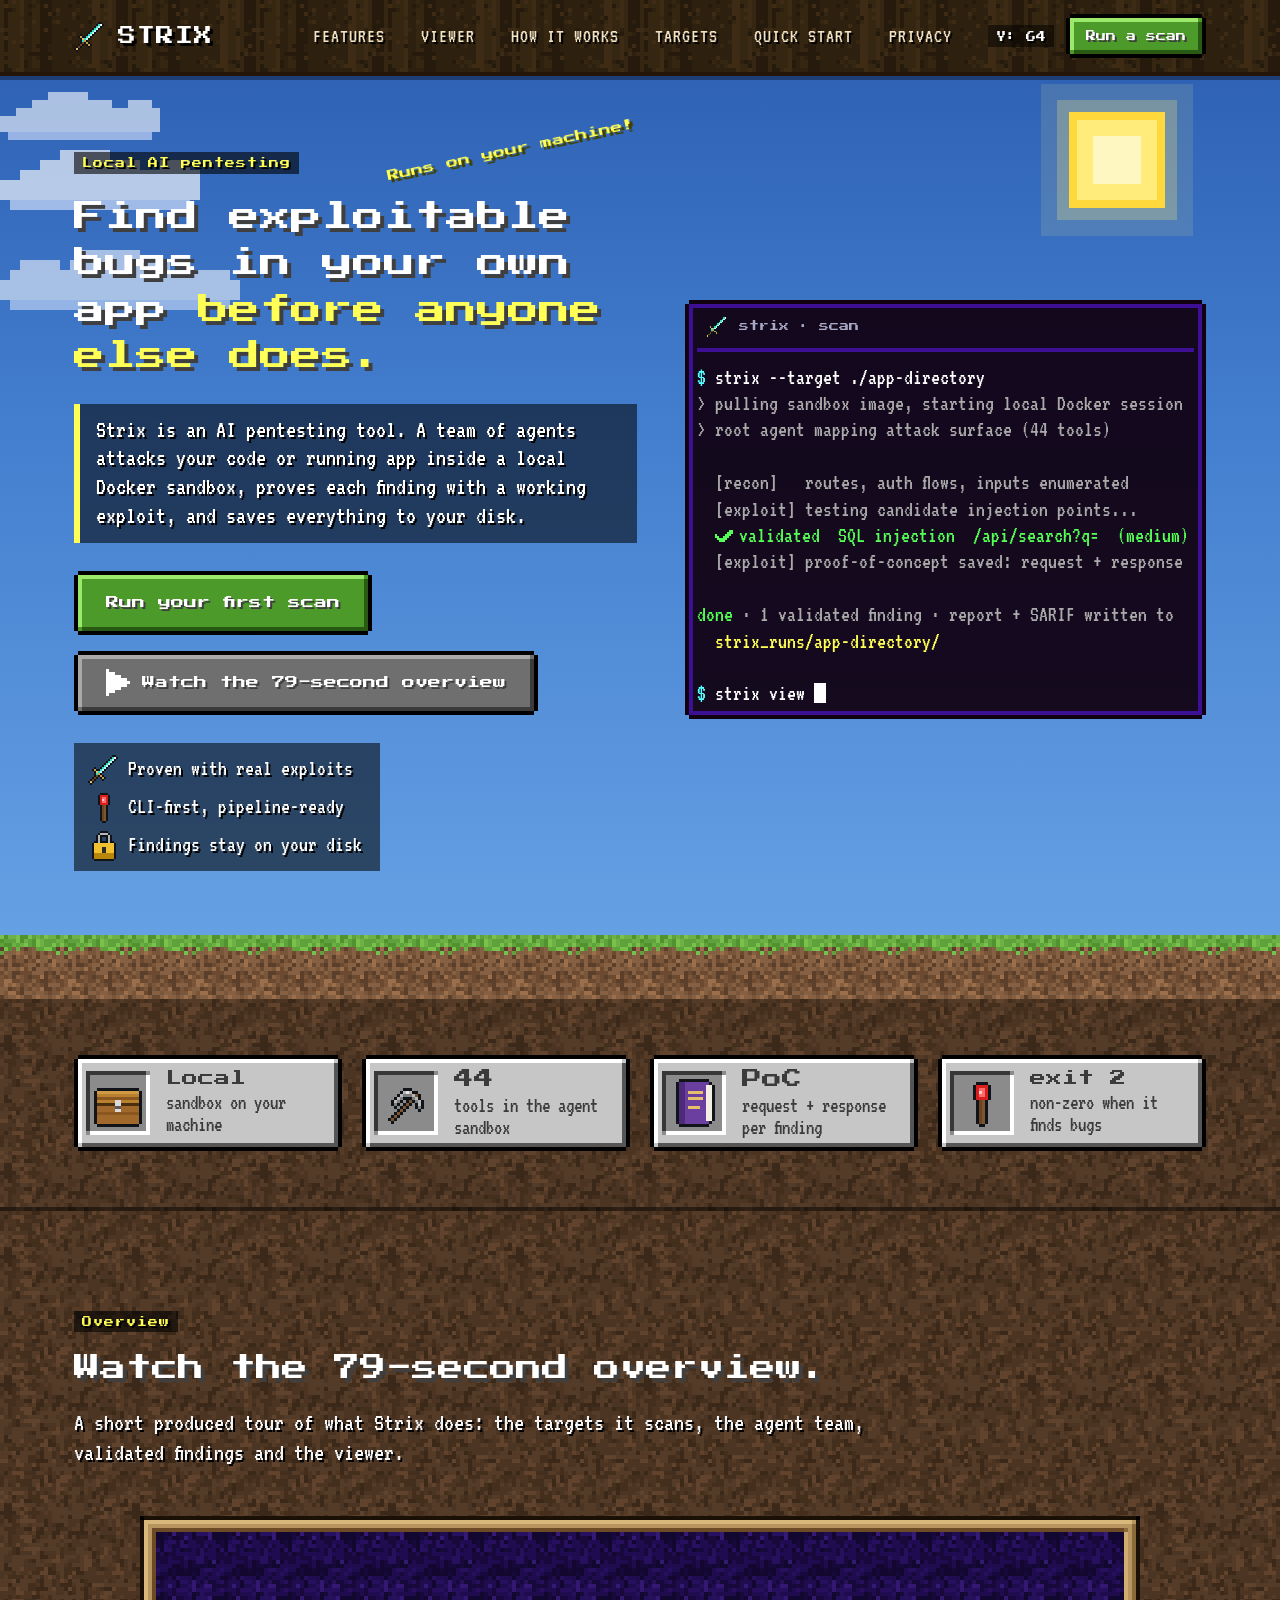
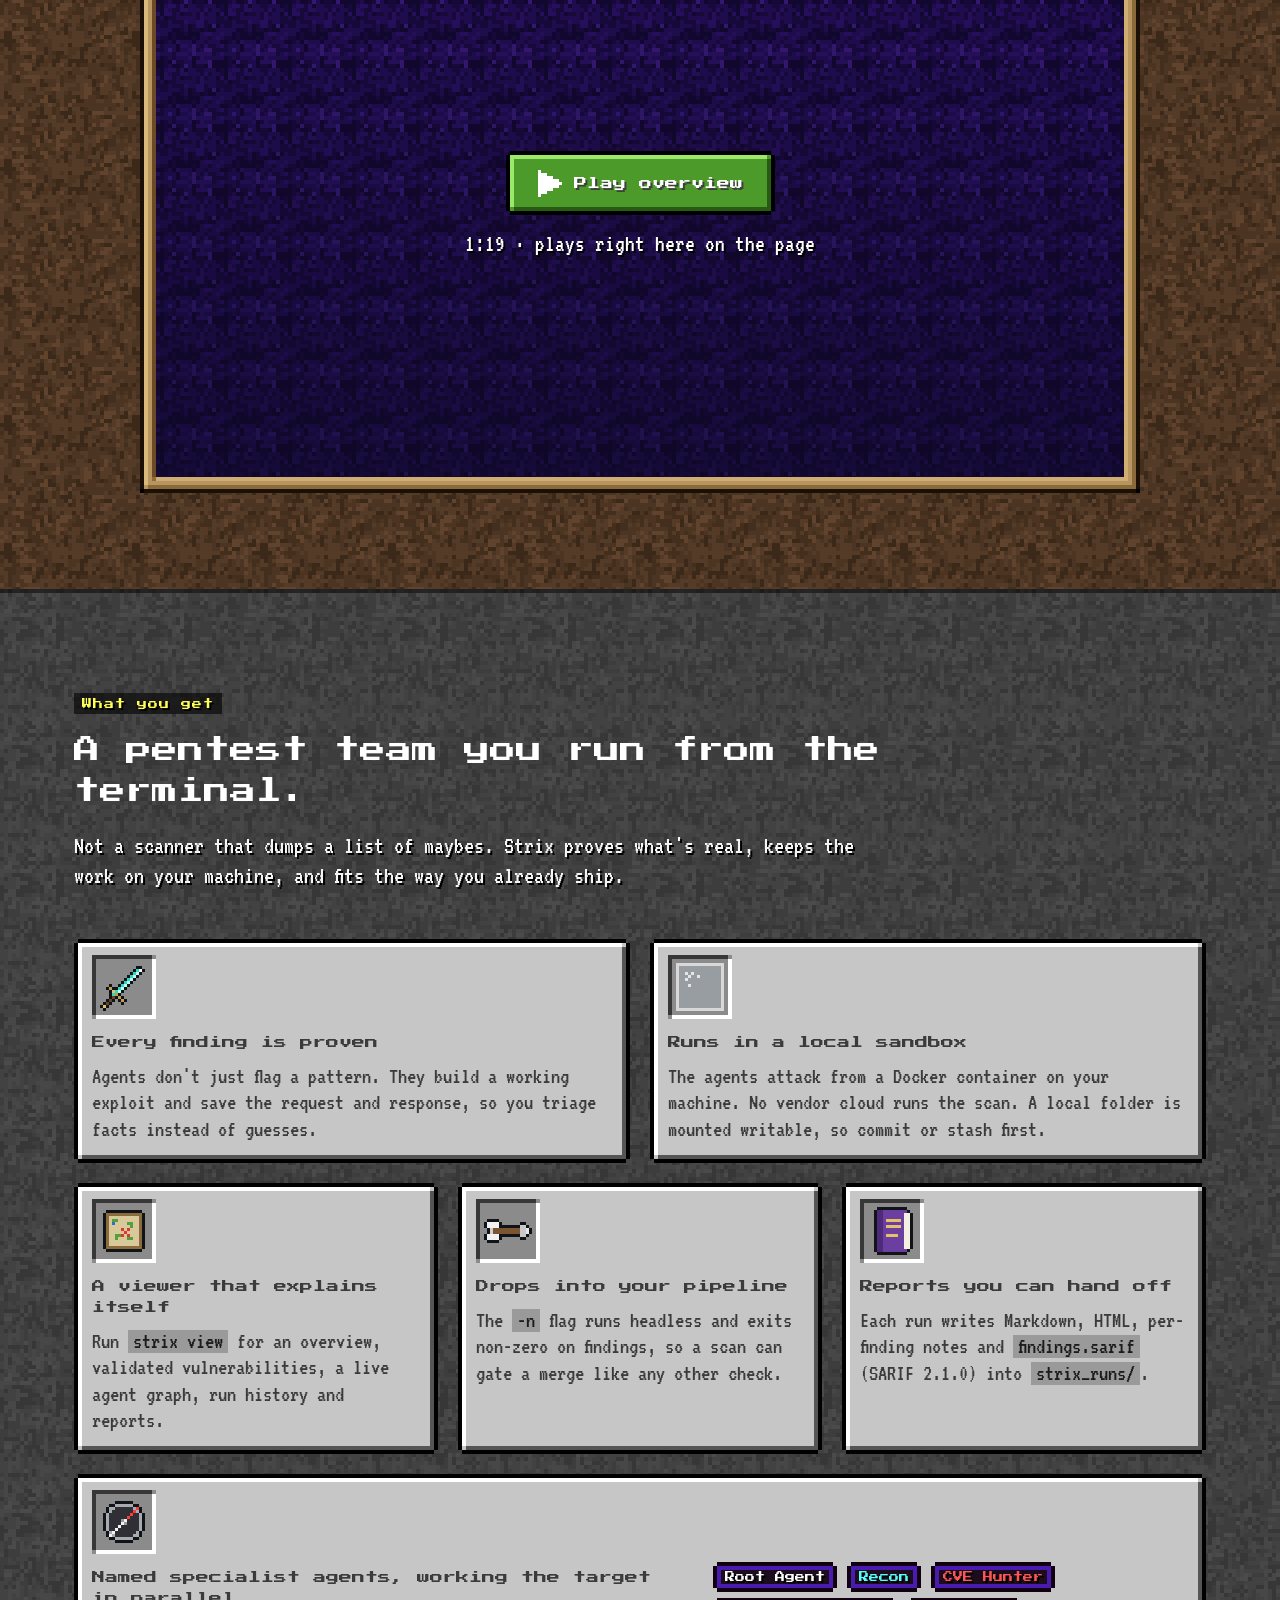
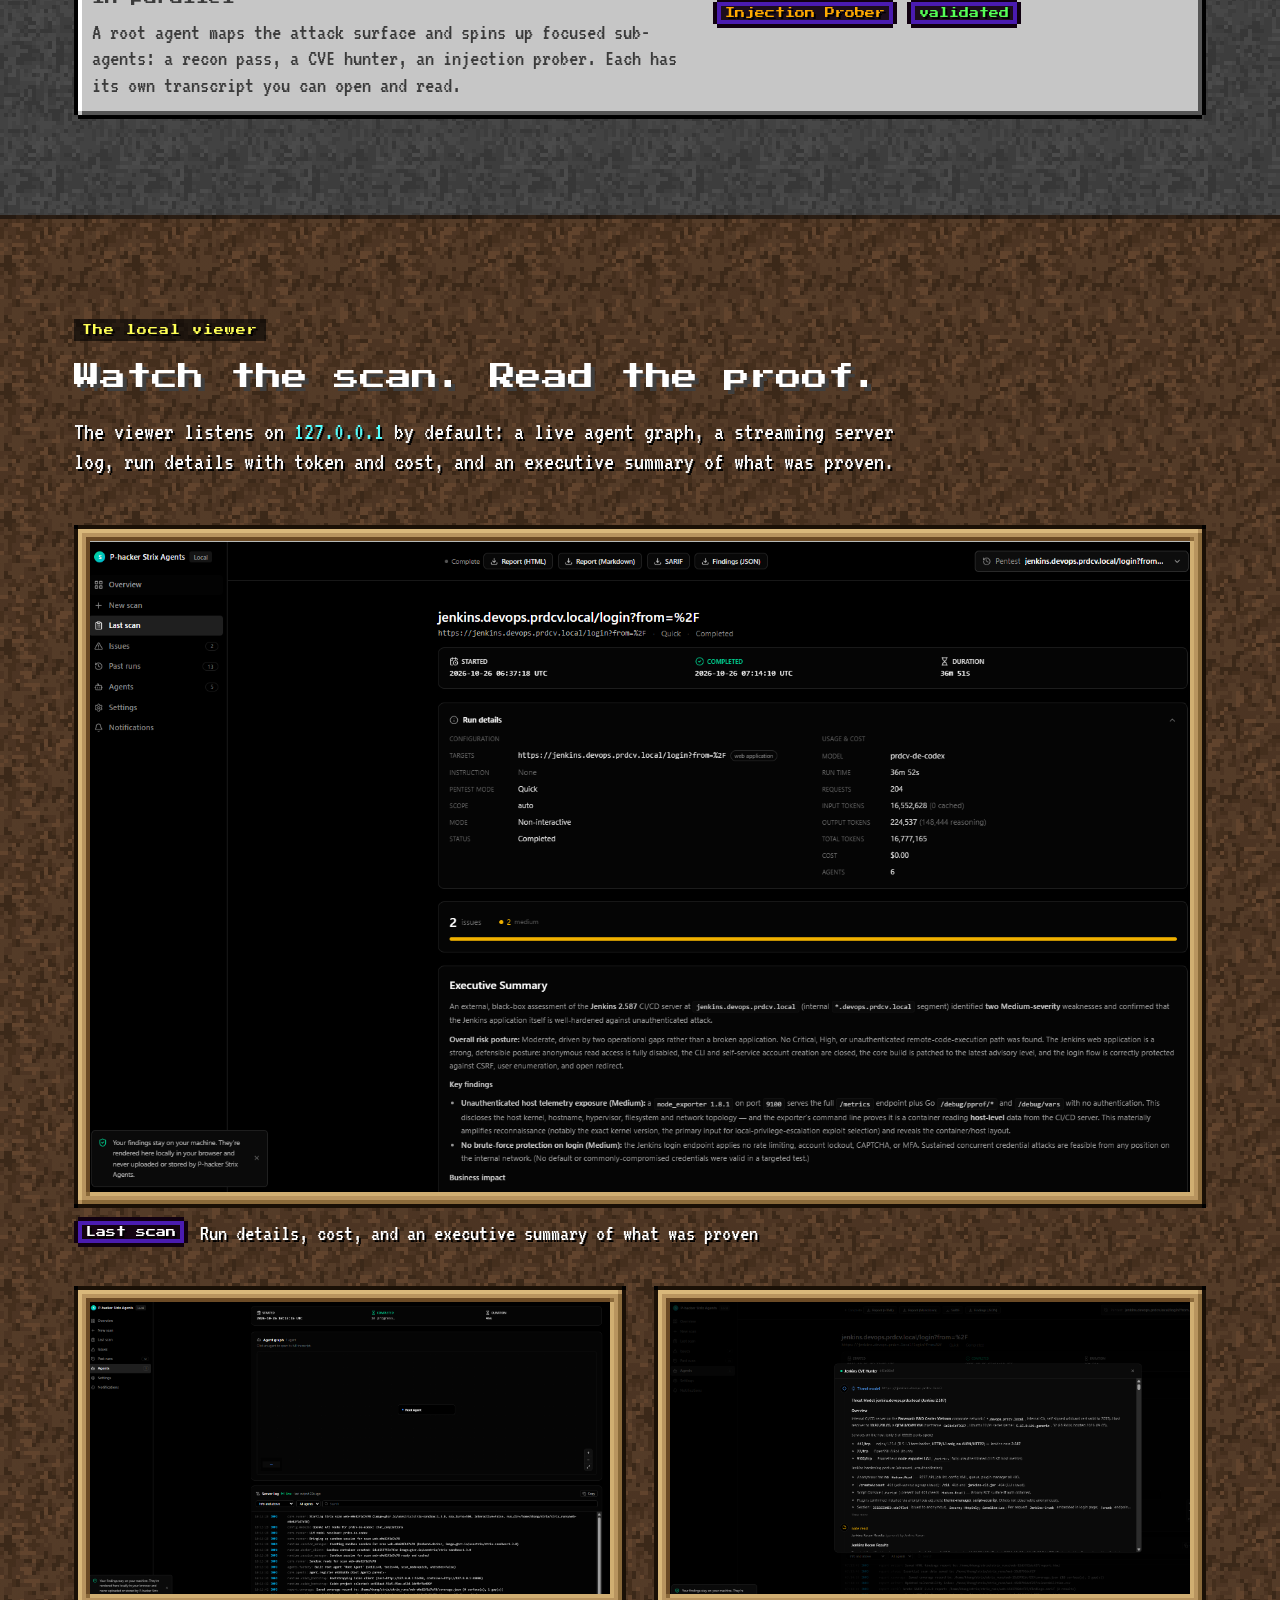
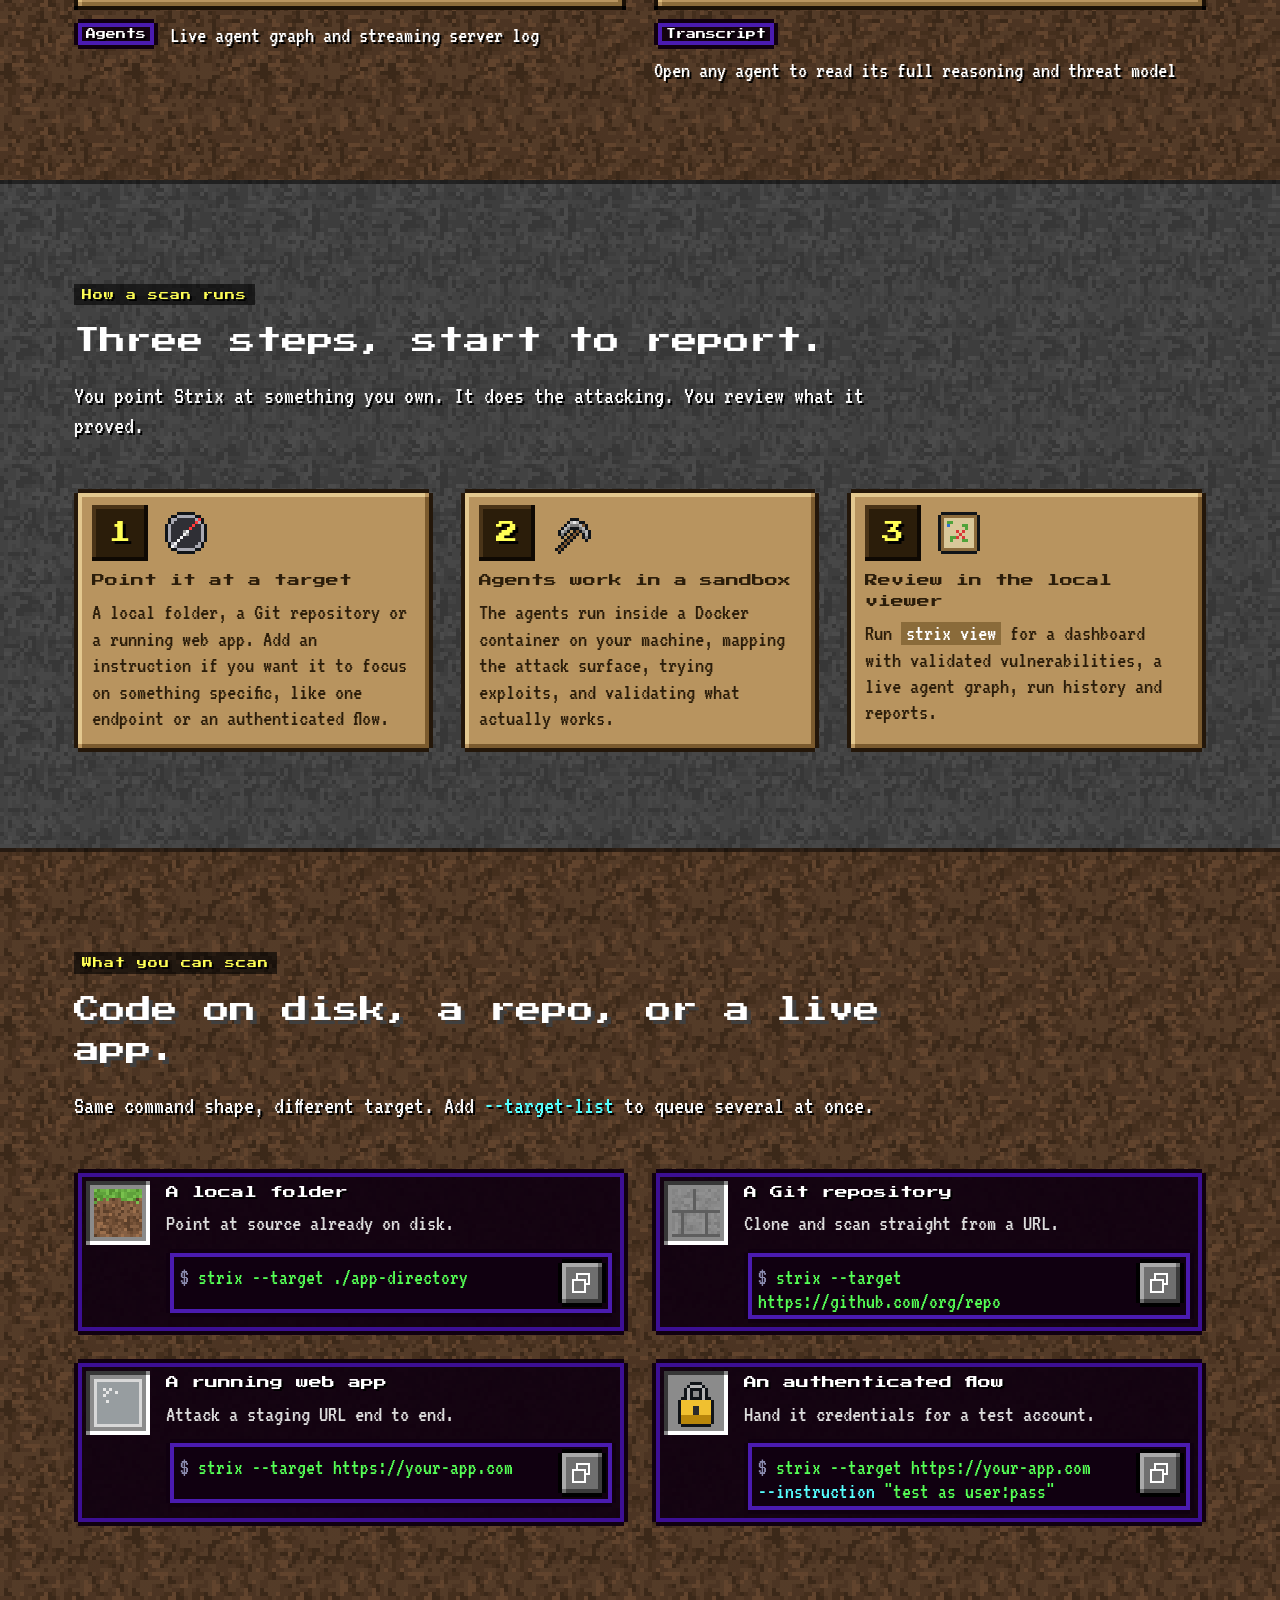
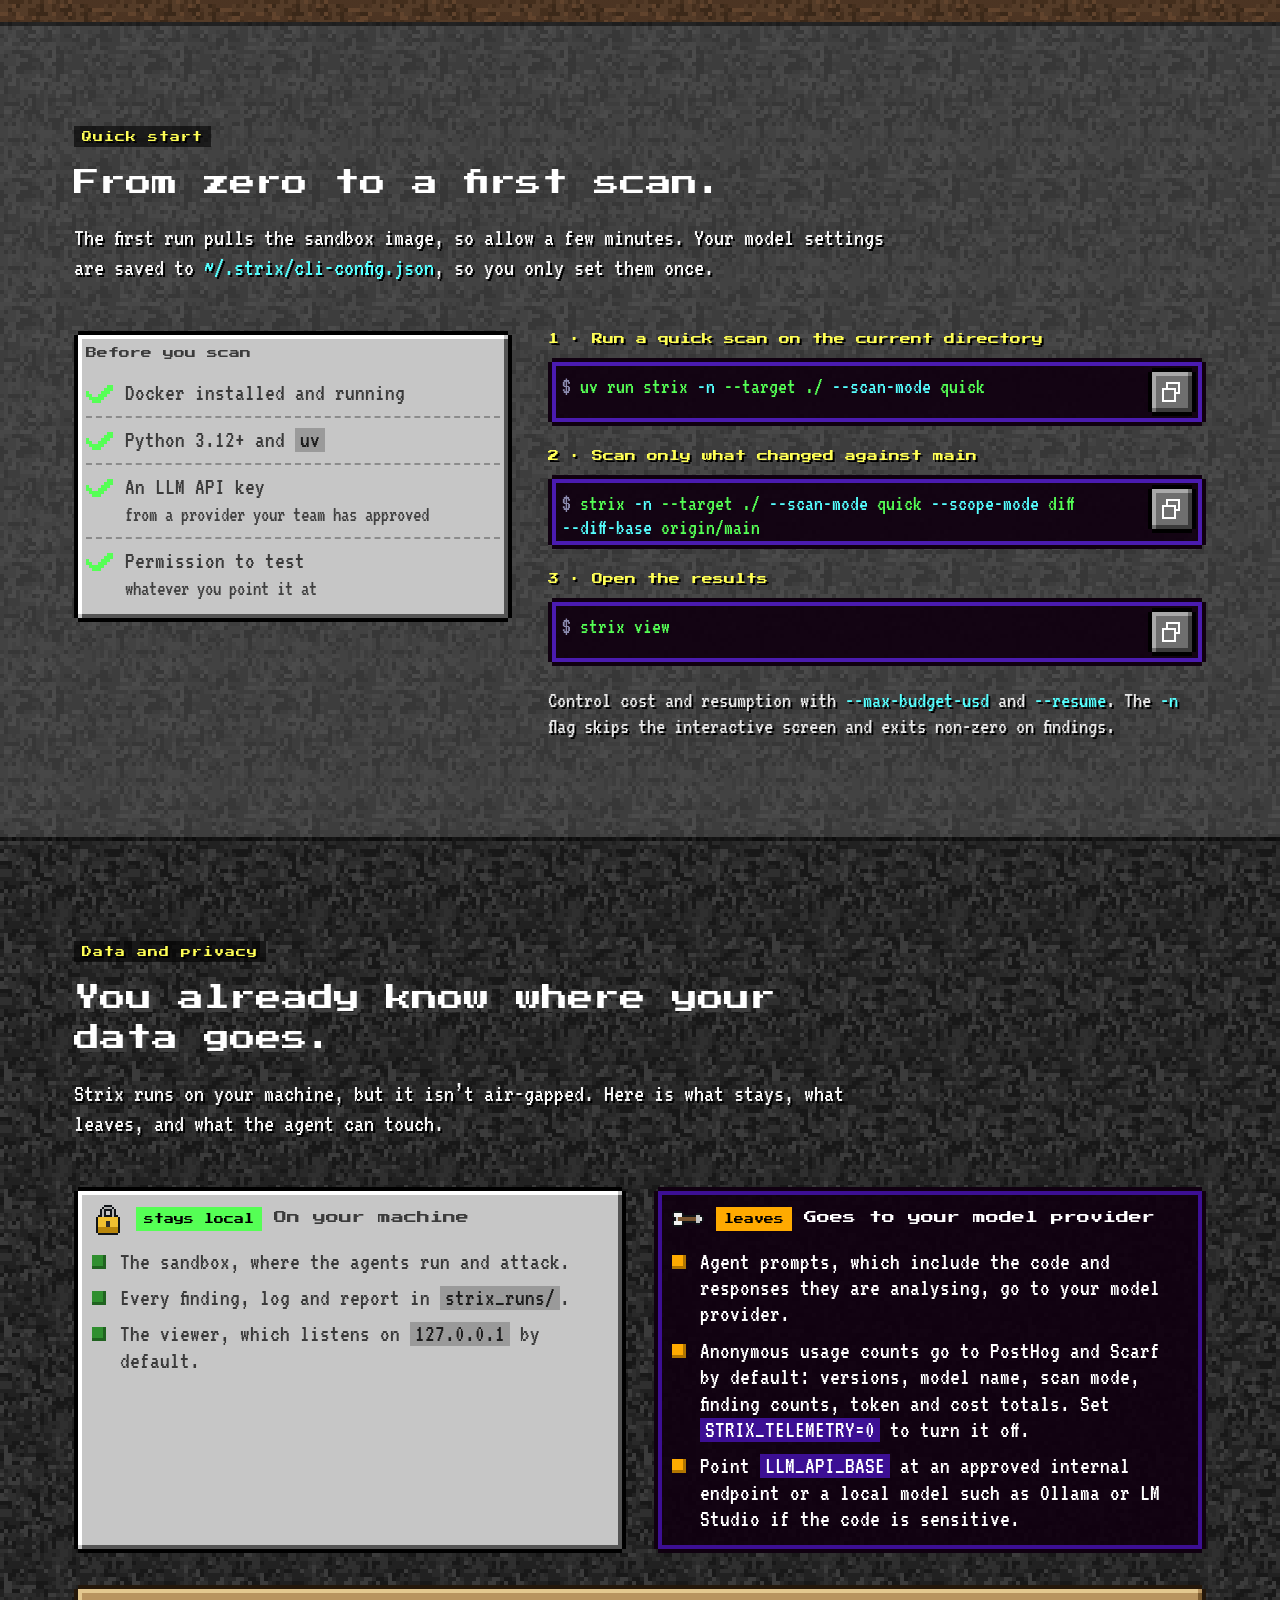
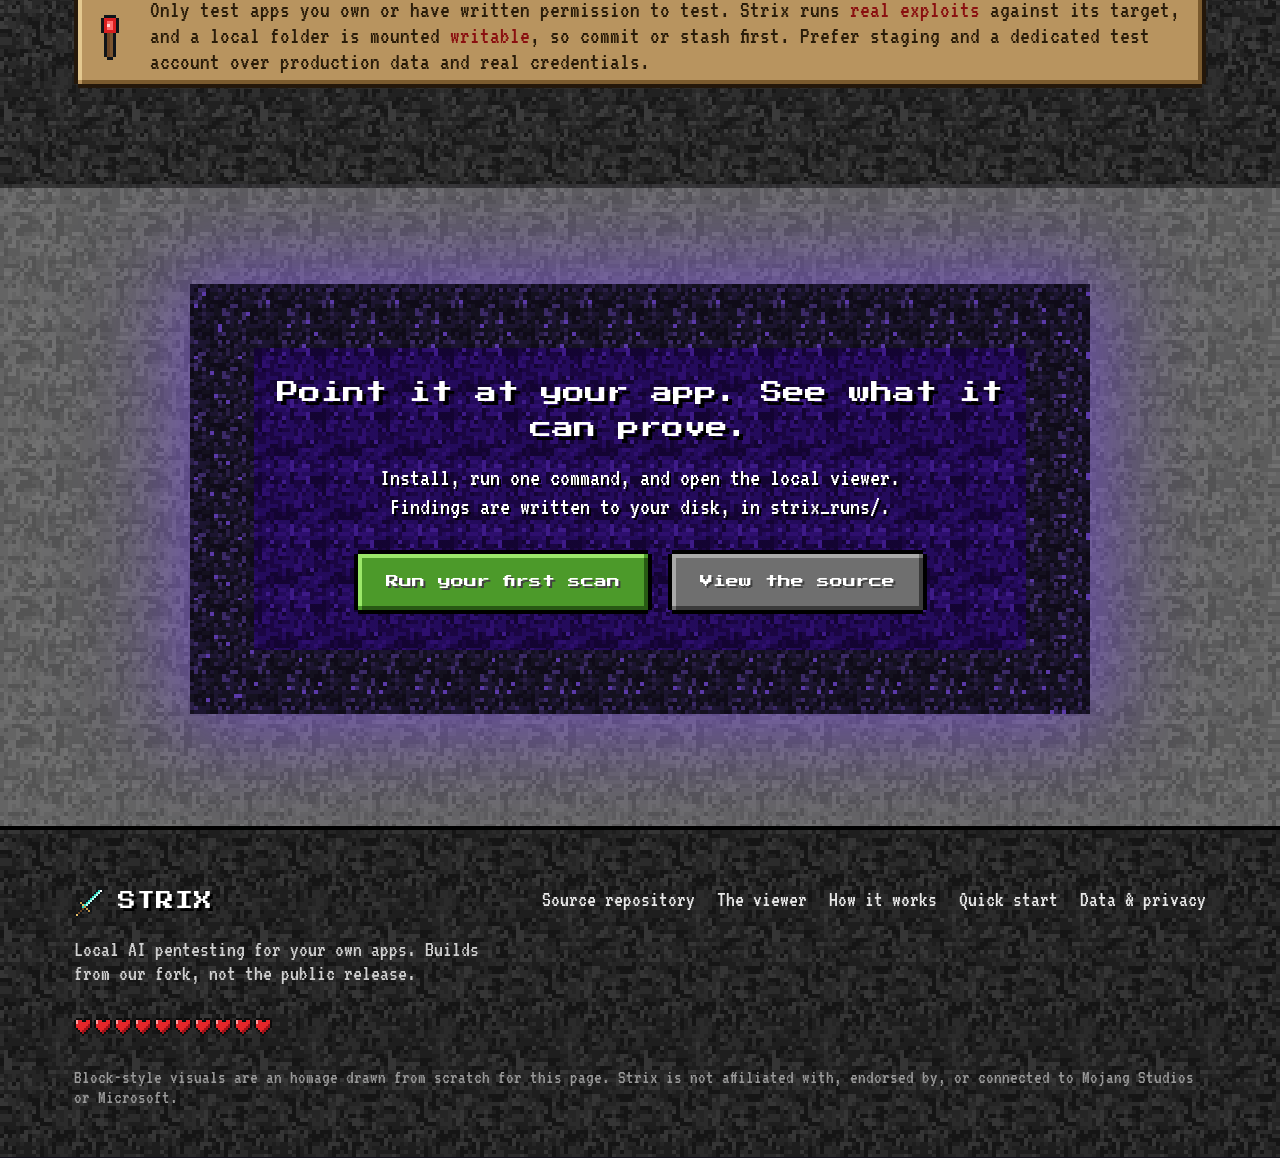
<file: assets/index-minecraft.html>
<!doctype html>
<html lang="en">
<head>
<meta charset="utf-8">
<meta name="viewport" content="width=device-width, initial-scale=1">
<title>Strix — local AI pentesting for your own apps</title>
<meta name="description" content="Strix is an AI pentesting tool. A team of agents attacks your code or running app inside a local Docker sandbox, proves each finding with a working exploit, and saves everything to your disk.">
<meta name="theme-color" content="#3a6fc0">
<style>
/* Fonts: Press Start 2P (OFL, CodeMan38) and VT323 (OFL, Peter Hull). Latin subsets, embedded. */
@font-face{font-family:'PS';src:url([data-uri]) format('woff2');font-display:swap}
@font-face{font-family:'VT';src:url([data-uri]) format('woff2');font-display:swap}

/* Pixel textures: original, generated procedurally. */
:root{
  --a-grass-side:url([data-uri]);
  --a-bricks:url([data-uri]);
  --a-glass:url([data-uri]);
  --a-sword:url([data-uri]);
  --a-pickaxe:url([data-uri]);
  --a-chest:url([data-uri]);
  --a-compass:url([data-uri]);
  --a-map:url([data-uri]);
  --a-book:url([data-uri]);
  --a-torch:url([data-uri]);
  --a-arrow:url([data-uri]);
  --a-padlock:url([data-uri]);
  --a-heart:url([data-uri]);
  --a-check:url([data-uri]);
  --a-check-dark:url([data-uri]);
  --a-stone-big:url([data-uri]);
  --a-dirt-big:url([data-uri]);
  --a-bedrock-big:url([data-uri]);
  --a-log-big:url([data-uri]);
  --a-portal:url([data-uri]);
  --a-n-panel:url([data-uri]);
  --a-n-dark:url([data-uri]);
  --a-n-chip:url([data-uri]);
  --a-n-wood:url([data-uri]);
  --a-n-slot:url([data-uri]);
  --a-n-frame:url([data-uri]);
  --a-n-btn:url([data-uri]);
  --a-n-btn-h:url([data-uri]);
  --a-n-btn-a:url([data-uri]);
  --a-n-btn-g:url([data-uri]);
  --a-n-btn-g-h:url([data-uri]);
  --a-n-btn-g-a:url([data-uri]);
  --a-n-portal:url([data-uri]);
  --a-cloud1:url([data-uri]);
  --a-cloud2:url([data-uri]);
  --a-sun:url([data-uri]);
  --a-play:url([data-uri]);
  --a-copy:url([data-uri]);
  --ink:#3b3b3b;
  --yellow:#ffff55;--green:#55ff55;--aqua:#55ffff;--red:#ff5555;--gold:#ffaa00;
  --shade:#3f3f3f;
}
.i-sword{background-image:var(--a-sword)}
.i-torch{background-image:var(--a-torch)}
.i-padlock{background-image:var(--a-padlock)}
.i-chest{background-image:var(--a-chest)}
.i-pickaxe{background-image:var(--a-pickaxe)}
.i-book{background-image:var(--a-book)}
.i-map{background-image:var(--a-map)}
.i-glass{background-image:var(--a-glass)}
.i-arrow{background-image:var(--a-arrow)}
.i-compass{background-image:var(--a-compass)}
.i-play{background-image:var(--a-play)}
.i-grass-side{background-image:var(--a-grass-side)}
.i-bricks{background-image:var(--a-bricks)}

*{box-sizing:border-box}
html{scroll-behavior:smooth;scroll-padding-top:96px;-webkit-text-size-adjust:100%}
body{margin:0;font-family:'VT',ui-monospace,monospace;font-size:22px;line-height:1.25;color:#fff;background:#14111f;image-rendering:pixelated;overflow-x:hidden}
img,i,.px{image-rendering:pixelated}
video{image-rendering:auto}
a{color:inherit}
code{font-family:'VT',ui-monospace,monospace;white-space:nowrap}
button{font-family:inherit;color:inherit}
h1,h2,h3,.eyebrow,.btn,.label,.chip,.brand{font-family:'PS',ui-monospace,monospace;font-weight:400}
:focus-visible{outline:4px solid var(--yellow);outline-offset:3px}
.sr{position:absolute;width:1px;height:1px;overflow:hidden;clip:rect(0 0 0 0);white-space:nowrap}
.skip{position:absolute;left:12px;top:-80px;z-index:100;padding:10px 14px;background:#000;color:#fff;font:12px 'PS'}
.skip:focus{top:12px}
.wrap{max-width:1180px;margin:0 auto;padding:0 24px}

/* ---------- pixel primitives ---------- */
.px{display:inline-block;flex:none;width:48px;height:48px;background-repeat:no-repeat;background-size:100% 100%}
.px.s{width:32px;height:32px}.px.l{width:64px;height:64px}
.chk{display:inline-block;flex:none;width:27px;height:18px;background:var(--a-check-dark) no-repeat 0 0/100% 100%}
.chk.on{background-image:var(--a-check)}
.panel,.dark,.chip,.wood,.slot,.frame,.btn,.copy-btn{border-style:solid;border-color:transparent;image-rendering:pixelated}
.panel{border-width:12px;border-image:var(--a-n-panel) 3 fill/12px stretch;color:var(--ink)}
.dark{border-width:12px;border-image:var(--a-n-dark) 3 fill/12px stretch;color:#fff}
.chip{display:inline-block;border-width:8px;border-image:var(--a-n-chip) 2 fill/8px stretch;padding:0 4px;font-size:10px;line-height:1.4;color:#fff;text-shadow:2px 2px 0 #000;white-space:nowrap}
.wood{border-width:12px;border-image:var(--a-n-wood) 3 fill/12px stretch;color:#2b1d0a}
.slot{display:grid;place-items:center;flex:none;width:64px;height:64px;border-width:4px;border-image:var(--a-n-slot) 1 fill/4px stretch}
.frame{border-width:16px;border-image:var(--a-n-frame) 4 fill/16px stretch;background:#000}
.t-g{color:var(--green)}.t-y{color:var(--yellow)}.t-a{color:var(--aqua)}.t-r{color:var(--red)}.t-o{color:var(--gold)}

/* ---------- buttons ---------- */
.btn{display:inline-flex;align-items:center;justify-content:center;gap:12px;min-height:56px;padding:6px 18px;border-width:8px;border-image:var(--a-n-btn) 2 fill/8px stretch;font-size:12px;line-height:1.5;color:#fff;text-decoration:none;text-shadow:2px 2px 0 var(--shade);cursor:pointer}
.btn:hover,.btn:focus-visible{border-image-source:var(--a-n-btn-h);color:#ffffa0}
.btn:active{border-image-source:var(--a-n-btn-a)}
.btn.green{border-image-source:var(--a-n-btn-g)}
.btn.green:hover,.btn.green:focus-visible{border-image-source:var(--a-n-btn-g-h)}
.btn.green:active{border-image-source:var(--a-n-btn-g-a)}
.btn.sm{min-height:44px;padding:2px 12px;font-size:10px}
.btn.lg{min-height:64px;padding:8px 24px;font-size:13px}
.btn .px{width:24px;height:27px}

/* ---------- nav ---------- */
.nav{position:fixed;inset:0 0 auto 0;z-index:50;background:var(--a-log-big) 0 0/128px;border-bottom:4px solid #24170a;box-shadow:0 4px 0 rgba(0,0,0,.35)}
.nav::before{content:"";position:absolute;inset:0;background:rgba(0,0,0,.28);pointer-events:none}
.nav-inner{position:relative;display:flex;align-items:center;gap:20px;min-height:72px}
.brand{display:inline-flex;align-items:center;gap:12px;font-size:18px;color:#fff;text-decoration:none;text-shadow:3px 3px 0 #000;letter-spacing:1px;margin-right:auto}
.nav-links{display:flex;gap:4px;align-items:center}
.nav-links a{padding:8px 12px;font-size:20px;text-transform:uppercase;letter-spacing:1px;text-decoration:none;color:#f1e3c4;text-shadow:2px 2px 0 #000;border:4px solid transparent}
.nav-links a:hover,.nav-links a:focus-visible{color:#fff;background:rgba(255,255,255,.14);border-color:rgba(255,255,255,.55)}
.nav-right{display:flex;align-items:center;gap:12px}
.nav-toggle{display:none;width:52px;height:52px;padding:0;border-width:8px;border-image:var(--a-n-btn) 2 fill/8px stretch;border-style:solid;border-color:transparent;background:none;cursor:pointer;position:relative}
.nav-toggle i{position:absolute;left:8px;right:8px;height:4px;background:#fff;box-shadow:0 2px 0 var(--shade)}
.nav-toggle i:nth-child(1){top:9px}.nav-toggle i:nth-child(2){top:17px}.nav-toggle i:nth-child(3){top:25px}

/* ---------- hero ---------- */
.hero{position:relative;overflow:hidden;padding:148px 0 0;background:linear-gradient(#2a5cb0 0%,#4580d0 45%,#6aa4e6 100%)}
.sky{position:absolute;inset:0;pointer-events:none}
.sun{position:absolute;right:9%;top:112px;width:96px;height:96px;background:var(--a-sun) 0 0/100% 100%;box-shadow:0 0 0 12px rgba(255,236,122,.25),0 0 0 28px rgba(255,236,122,.12)}
.cloud{position:absolute;left:0;display:block;animation:drift linear infinite;will-change:transform}
.cloud.c1{top:150px;width:200px;height:60px;background:var(--a-cloud1) 0 0/100% 100%;animation-duration:150s;animation-delay:-40s;opacity:.7}
.cloud.c2{top:250px;width:240px;height:60px;background:var(--a-cloud2) 0 0/100% 100%;animation-duration:210s;animation-delay:-130s;opacity:.6}
.cloud.c3{top:92px;width:160px;height:48px;background:var(--a-cloud1) 0 0/100% 100%;animation-duration:180s;animation-delay:-95s;opacity:.65}
@keyframes drift{from{transform:translateX(-300px)}to{transform:translateX(110vw)}}
.hero-grid{position:relative;z-index:2;display:grid;grid-template-columns:minmax(0,1.08fr) minmax(0,1fr);gap:48px;align-items:center;padding-bottom:128px}
.hero-copy{position:relative}
.eyebrow{display:inline-block;margin:0 0 20px;padding:5px 8px 4px;font-size:10px;letter-spacing:1px;color:var(--yellow);background:rgba(0,0,0,.6);text-shadow:2px 2px 0 #000}
.hero-title{margin:0 0 24px;font-size:clamp(19px,2.55vw,31px);line-height:1.5;color:#fff;text-shadow:4px 4px 0 var(--shade)}
.hero-title .hl{color:var(--yellow)}
.splash{position:absolute;right:0;top:-6px;z-index:3;margin:0;font:12px/1.4 'PS';color:var(--yellow);text-shadow:3px 3px 0 #3f3f00;transform:rotate(-12deg);transform-origin:center;animation:pulse 1s steps(2,end) infinite alternate;white-space:nowrap}
@keyframes pulse{from{transform:rotate(-12deg) scale(1)}to{transform:rotate(-12deg) scale(1.12)}}
.chat{margin:0 0 28px;padding:12px 16px;background:rgba(0,0,0,.55);border-left:6px solid var(--yellow)}
.chat p{margin:0;font-size:25px;line-height:1.15;text-shadow:2px 2px 0 #000}
.hero-cta{display:flex;flex-wrap:wrap;gap:16px;margin-bottom:28px}
.hero-meta{display:grid;gap:6px;width:fit-content;max-width:100%;margin:0;padding:10px 18px 10px 14px;list-style:none;font-size:22px;background:rgba(0,0,0,.55);text-shadow:2px 2px 0 #000}
.hero-meta li{display:inline-flex;align-items:center;gap:8px}
.hero-meta .px{width:32px;height:32px}
.term{position:relative;z-index:2}
.term.dark{padding:0}
.term-bar{display:flex;align-items:center;gap:10px;padding:2px 8px 10px;font:10px 'PS';color:#a9a9c8;border-bottom:4px solid #3c0f94}
.term-bar .px{width:24px;height:24px}
.term-body{padding-top:12px;font-size:22px;line-height:1.2}
.term-body .ln{display:block;white-space:pre-wrap;overflow-wrap:anywhere;min-height:1.2em}
.term-body .dim{color:#aaa}.term-body .ok{color:var(--green)}.term-body .warn{color:var(--yellow)}.term-body .pr{color:var(--aqua)}
.term-body .ok .chk{width:18px;height:12px;margin-right:6px;background-image:var(--a-check)}
.cur{display:inline-block;width:12px;height:20px;background:#fff;vertical-align:-3px;animation:blink 1s steps(1) infinite}
@keyframes blink{50%{opacity:0}}
.ground{position:absolute;left:0;right:0;bottom:0;height:64px;background:var(--a-grass-side) 0 0/64px 64px repeat-x;z-index:1}

/* ---------- sections ---------- */
.sec{position:relative;padding:96px 0}
.sec-dirt{background:linear-gradient(rgba(14,8,2,.42),rgba(14,8,2,.42)),var(--a-dirt-big) 0 0/128px}
.sec-stone{background:linear-gradient(rgba(0,0,0,.52),rgba(0,0,0,.52)),var(--a-stone-big) 0 0/128px}
.sec-bedrock{background:linear-gradient(rgba(0,0,0,.45),rgba(0,0,0,.45)),var(--a-bedrock-big) 0 0/128px}
.sec-portal{background:linear-gradient(rgba(0,0,0,.28),rgba(0,0,0,.28)),var(--a-stone-big) 0 0/128px;border-top:4px solid rgba(0,0,0,.5)}
.sec + .sec,.band + .sec{border-top:4px solid rgba(0,0,0,.5)}
.sec-head{max-width:820px;margin:0 0 48px}
.sec-head .eyebrow{margin-bottom:16px}
.sec-title{margin:0 0 20px;font-size:clamp(17px,2.3vw,26px);line-height:1.55;color:#fff;text-shadow:4px 4px 0 var(--shade)}
.sec-lead{margin:0;font-size:25px;line-height:1.2;color:#f4f4f4;text-shadow:2px 2px 0 #000}
.sec-lead code{color:var(--aqua)}

/* stat band */
.band{padding:56px 0;background:linear-gradient(rgba(14,8,2,.42),rgba(14,8,2,.42)),var(--a-dirt-big) 0 0/128px}
.band-inner{display:grid;grid-template-columns:repeat(4,1fr);gap:20px}
.stat{display:flex;align-items:center;gap:16px;padding:0}
.stat .big{font:20px/1.2 'PS';color:var(--ink)}
.stat .big.sm{font-size:16px}
.stat .lbl{font-size:21px;line-height:1.05;color:var(--ink);margin-top:4px}

/* video */
.video-frame{position:relative;max-width:1000px;margin:0 auto;padding:0}
.video-frame video{display:block;width:100%;height:auto;aspect-ratio:16/9;background:#0a0a14}
.video-cover{position:absolute;inset:0;display:grid;place-items:center;border:0;padding:0;margin:0;cursor:pointer;color:#fff;background:linear-gradient(rgba(10,8,30,.55),rgba(10,8,30,.78)),var(--a-portal) 0 0/64px}
.video-cover[hidden]{display:none}
.video-cover .btn{pointer-events:none}
.video-cover small{display:block;margin-top:16px;font:24px/1.1 'VT',ui-monospace,monospace;text-align:center;text-shadow:2px 2px 0 #000}
.video-note{max-width:1000px;margin:16px auto 0;text-align:center;font-size:22px;color:#f1e3c4;text-shadow:2px 2px 0 #000}

/* bento */
.bento{display:grid;grid-template-columns:repeat(6,1fr);gap:20px}
.card{padding:4px 6px 8px}
.span-3{grid-column:span 3}.span-2{grid-column:span 2}.span-6{grid-column:span 6}
.card h3{margin:14px 0 10px;font-size:13px;line-height:1.6;color:var(--ink)}
.card p{margin:0;font-size:23px;line-height:1.15;color:var(--ink)}
.card code{background:#9a9a9a;padding:0 5px;color:#1c1c1c}
.card-head{display:flex;align-items:center;gap:14px}
.card.wide{display:grid;grid-template-columns:1.25fr 1fr;gap:28px;align-items:center}
.chips{display:flex;flex-wrap:wrap;gap:6px 10px}

/* screenshots */
.shots{display:grid;grid-template-columns:1fr 1fr;gap:36px 28px}
.shot{margin:0}
.shot.big{grid-column:1/-1}
.shot img{display:block;width:100%;height:auto;image-rendering:auto}
.shot:not(.big) img{aspect-ratio:16/9;object-fit:cover;object-position:left top}
.cap{display:flex;flex-wrap:wrap;align-items:baseline;gap:6px 12px;margin-top:12px;font-size:23px;line-height:1.1;text-shadow:2px 2px 0 #000}
.cap .chip{transform:translateY(-3px)}

/* steps */
.steps{display:grid;grid-template-columns:repeat(3,1fr);gap:28px}
.step{position:relative;padding:4px 6px 8px}
.step-top{display:flex;align-items:center;gap:14px;margin-bottom:6px}
.step .num{display:grid;place-items:center;width:56px;height:56px;flex:none;background:#2b1d0a;color:var(--yellow);font:22px 'PS';text-shadow:3px 3px 0 #000;box-shadow:inset -4px -4px 0 #0f0903,inset 4px 4px 0 #4a3418}
.step h3{margin:10px 0 8px;font-size:13px;line-height:1.6;color:#2b1d0a}
.step p{margin:0;font-size:23px;line-height:1.15;color:#2b1d0a}
.step code{background:#8a6b3a;padding:0 5px;color:#fff}

/* targets */
.targets{display:grid;grid-template-columns:1fr 1fr;gap:24px}
.target{display:flex;gap:16px;align-items:flex-start}
.target > div{min-width:0;flex:1}
.target h3{margin:2px 0 8px;font-size:13px;line-height:1.6;color:#fff;text-shadow:2px 2px 0 #000}
.target p{margin:0 0 12px;font-size:23px;line-height:1.1;color:#dcdcdc}
.target .slot .px{width:48px;height:48px}
.code{display:flex;align-items:flex-start;gap:10px;border:8px solid transparent;border-image:var(--a-n-chip) 2 fill/8px stretch;padding:2px 2px 2px 6px}
.code .cm{flex:1;min-width:0;padding-top:6px;font-size:22px;line-height:1.1;white-space:pre-wrap;overflow-wrap:anywhere;color:var(--green)}
.code .cm::before{content:"$ ";color:#8c8cb0}
.code .flag{color:var(--aqua);white-space:nowrap}
.copy-btn{flex:none;width:48px;height:48px;padding:0;margin:0;border-width:8px;border-image:var(--a-n-btn) 2 / 8px stretch;background:#6f6f6f var(--a-copy) center/20px 20px no-repeat;background-clip:padding-box;cursor:pointer}
.copy-btn:hover,.copy-btn:focus-visible{border-image-source:var(--a-n-btn-h);background-color:#7b7bb8}
.copy-btn:active{border-image-source:var(--a-n-btn-a);background-color:#6f6f6f}
.copy-btn.done{background-color:#4c9a2a;background-image:var(--a-check);background-size:18px 12px;border-image-source:var(--a-n-btn-g)}

/* quick start */
.qs-grid{display:grid;grid-template-columns:minmax(0,.8fr) minmax(0,1.2fr);gap:36px;align-items:start}
.reqs{margin:0;padding:0;list-style:none}
.reqs li{display:flex;gap:12px;align-items:flex-start;padding:10px 0;font-size:24px;line-height:1.05;border-bottom:2px dashed #8b8b8b}
.reqs li:last-child{border-bottom:0}
.reqs .chk{margin-top:4px}
.reqs small{display:block;margin-top:4px;font-size:21px;color:#404040}
.reqs code{background:#9a9a9a;padding:0 5px;color:#1c1c1c}
.panel .label{margin:2px 0 8px;font-size:11px;line-height:1.6;color:var(--ink)}
.qs-steps{display:grid;gap:22px}
.qs-steps .label{margin:0 0 8px;font-size:11px;line-height:1.7;color:var(--yellow);text-shadow:2px 2px 0 #000}
.qs-note{margin:0;font-size:23px;line-height:1.15;color:#e8e8e8;text-shadow:2px 2px 0 #000}
.qs-note code{color:var(--aqua)}

/* privacy */
.priv-grid{display:grid;grid-template-columns:1fr 1fr;gap:28px}
.priv-col{padding:4px 6px 8px}
.priv-col h3{display:flex;flex-wrap:wrap;align-items:center;gap:12px;margin:0 0 14px;font-size:13px;line-height:1.6}
.priv-col.stay h3{color:var(--ink)}
.priv-col .tag{font-size:10px;padding:4px 8px;color:#000}
.priv-col.stay .tag{background:var(--green)}
.priv-col.leave .tag{background:var(--gold)}
.priv-list{margin:0;padding:0;list-style:none;display:grid;gap:10px}
.priv-list li{position:relative;padding-left:28px;font-size:24px;line-height:1.1}
.priv-list li::before{content:"";position:absolute;left:0;top:6px;width:14px;height:14px;background:currentColor;box-shadow:inset -3px -3px 0 rgba(0,0,0,.3)}
.priv-col.stay li::before{color:#2f8f2f}.priv-col.leave li::before{color:var(--gold)}
.priv-col code{padding:0 5px}
.priv-col.stay code{background:#9a9a9a;color:#1c1c1c}
.priv-col.leave code{background:#3c0f94;color:#fff}
.priv-note{margin-top:32px;display:flex;gap:16px;align-items:center}
.priv-note p{margin:0;font-size:24px;line-height:1.1;color:#2b1d0a}
.priv-note strong{font-weight:400;color:#8a1010}

/* final CTA: portal */
.final-wrap{padding:96px 0 112px}
.final{max-width:900px;margin:0 auto;text-align:center;border-width:64px;border-style:solid;border-color:transparent;border-image:var(--a-n-portal) 16/64px round;background:linear-gradient(rgba(8,2,28,.45),rgba(8,2,28,.45)),var(--a-portal) 0 0/64px;animation:shimmer 6s steps(8) infinite;padding:28px 12px 36px;box-shadow:0 0 90px 14px rgba(120,60,255,.5)}
@keyframes shimmer{to{background-position:0 0,0 -64px}}
.final h2{margin:0 0 18px;font-size:clamp(15px,2vw,22px);line-height:1.6;text-shadow:4px 4px 0 #000}
.final p{margin:0 auto 28px;max-width:560px;font-size:25px;line-height:1.15;text-shadow:2px 2px 0 #000}
.final .hero-cta{justify-content:center;margin:0}

/* footer */
footer{padding:56px 0 48px;background:linear-gradient(rgba(0,0,0,.5),rgba(0,0,0,.5)),var(--a-bedrock-big) 0 0/128px;border-top:4px solid #000}
.foot-inner{display:flex;flex-wrap:wrap;gap:32px 48px;justify-content:space-between}
.foot-note{margin:12px 0 0;max-width:420px;font-size:22px;line-height:1.1;color:#cfcfcf}
.foot-links{display:flex;flex-wrap:wrap;gap:6px 22px;align-content:flex-start}
.foot-links a{font-size:22px;color:#e8e8e8;text-decoration:none;border-bottom:2px solid transparent}
.foot-links a:hover,.foot-links a:focus-visible{color:var(--yellow);border-bottom-color:var(--yellow)}
.legal{flex-basis:100%;margin:0;font-size:19px;line-height:1.1;color:#9a9a9a}

/* depth readout (nav) and hearts (footer) */
.depth{display:inline-block;padding:6px 8px 4px;font:10px/1.2 'PS';color:#fff;background:rgba(0,0,0,.5);text-shadow:2px 2px 0 #000;white-space:nowrap}
.hearts{display:flex;gap:2px;flex-basis:100%}
.hearts i{width:18px;height:18px;background:var(--a-heart) 0 0/100% 100% no-repeat}

/* ---------- responsive ---------- */
@media (max-width:1100px){
  .nav .depth{display:none}
  .nav-links{gap:0}.nav-links a{padding:8px 8px;font-size:18px}
  .band-inner{grid-template-columns:1fr 1fr}
}
@media (max-width:980px){
  .nav-toggle{display:block}
  .nav-links{position:absolute;left:0;right:0;top:100%;display:none;flex-direction:column;align-items:stretch;padding:8px 24px 16px;background:var(--a-log-big) 0 0/128px;border-bottom:4px solid #24170a;box-shadow:inset 0 0 0 999px rgba(0,0,0,.4)}
  .nav.open .nav-links{display:flex}
  .nav-links a{font-size:22px;padding:12px 8px}
  .hero-grid{grid-template-columns:1fr;gap:40px;padding-bottom:112px}
  .splash{position:static;display:inline-block;margin:0 0 20px;transform:rotate(-4deg);animation:none}
  .bento{grid-template-columns:1fr 1fr}
  .span-3,.span-2{grid-column:span 1}.span-6{grid-column:span 2}
  .card.wide{grid-template-columns:1fr}
  .qs-grid,.priv-grid,.targets{grid-template-columns:1fr}
  .steps{grid-template-columns:1fr}
}
@media (max-width:640px){
  body{font-size:21px}
  .wrap{padding:0 16px}
  .sec{padding:72px 0}
  .bento,.shots{grid-template-columns:1fr}
  .span-6,.span-3,.span-2{grid-column:span 1}
  .band-inner{grid-template-columns:1fr}
  .final{border-width:32px;border-image-width:32px;padding:16px 4px 24px}
  .nav-right .btn{display:none}
  .hero{padding-top:128px}
  .sun{width:64px;height:64px;right:6%;top:96px}
  .term-body{font-size:20px}
  .btn.lg{width:100%}
}
@media (prefers-reduced-motion:reduce){
  html{scroll-behavior:auto}
  .cloud,.splash,.final,.cur{animation:none}
}
</style>
</head>
<body id="top">
<a class="skip" href="#main">Skip to content</a>

<!-- ============ NAV ============ -->
<header class="nav" id="nav">
  <div class="wrap nav-inner">
    <a class="brand" href="#top" aria-label="Strix home"><i class="px s i-sword" aria-hidden="true"></i><span>STRIX</span></a>
    <nav class="nav-links" id="navLinks" aria-label="Sections">
      <a href="#features">Features</a>
      <a href="#viewer">Viewer</a>
      <a href="#how">How it works</a>
      <a href="#scan">Targets</a>
      <a href="#quickstart">Quick start</a>
      <a href="#privacy">Privacy</a>
    </nav>
    <div class="nav-right">
      <span class="depth" aria-hidden="true">Y: <span id="depth">64</span></span>
      <a class="btn green sm" href="#quickstart">Run a scan</a>
      <button class="nav-toggle" id="navToggle" type="button" aria-label="Toggle menu" aria-expanded="false" aria-controls="navLinks"><i></i><i></i><i></i></button>
    </div>
  </div>
</header>

<main id="main">

<!-- ============ HERO ============ -->
<section class="hero" aria-labelledby="hero-title">
  <div class="sky" aria-hidden="true"><i class="sun"></i><i class="cloud c3"></i><i class="cloud c1"></i><i class="cloud c2"></i></div>
  <div class="wrap hero-grid">
    <div class="hero-copy">
      <p class="splash" aria-hidden="true">Runs on your machine!</p>
      <span class="eyebrow">Local AI pentesting</span>
      <h1 class="hero-title" id="hero-title">Find exploitable bugs in your own app <span class="hl">before anyone else does.</span></h1>
      <div class="chat"><p>Strix is an AI pentesting tool. A team of agents attacks your code or running app inside a local Docker sandbox, proves each finding with a working exploit, and saves everything to your disk.</p></div>
      <div class="hero-cta">
        <a class="btn green lg" href="#quickstart">Run your first scan</a>
        <a class="btn lg" href="#video"><i class="px i-play" aria-hidden="true"></i>Watch the 79-second overview</a>
      </div>
      <ul class="hero-meta">
        <li><i class="px i-sword" aria-hidden="true"></i>Proven with real exploits</li>
        <li><i class="px i-torch" aria-hidden="true"></i>CLI-first, pipeline-ready</li>
        <li><i class="px i-padlock" aria-hidden="true"></i>Findings stay on your disk</li>
      </ul>
    </div>
    <div class="term dark" role="img" aria-label="Terminal running a Strix scan that validates a SQL injection finding">
      <div class="term-bar"><i class="px i-sword" aria-hidden="true"></i>strix · scan</div>
      <div class="term-body" aria-hidden="true">
<span class="ln"><span class="pr">$</span> strix --target ./app-directory</span>
<span class="ln dim">&gt; pulling sandbox image, starting local Docker session</span>
<span class="ln dim">&gt; root agent mapping attack surface (44 tools)</span>
<span class="ln"> </span>
<span class="ln dim">  [recon]   routes, auth flows, inputs enumerated</span>
<span class="ln dim">  [exploit] testing candidate injection points...</span>
<span class="ln ok">  <i class="chk"></i>validated  SQL injection  /api/search?q=  (medium)</span>
<span class="ln dim">  [exploit] proof-of-concept saved: request + response</span>
<span class="ln"> </span>
<span class="ln"><span class="ok">done</span> <span class="dim">· 1 validated finding · report + SARIF written to</span></span>
<span class="ln warn">  strix_runs/app-directory/</span>
<span class="ln"> </span>
<span class="ln"><span class="pr">$</span> strix view <span class="cur"></span></span>
      </div>
    </div>
  </div>
  <div class="ground" aria-hidden="true"></div>
</section>

<!-- ============ STAT BAND ============ -->
<div class="band">
  <div class="wrap band-inner">
    <div class="stat panel"><span class="slot"><i class="px i-chest" aria-hidden="true"></i></span><div><div class="big sm">Local</div><div class="lbl">sandbox on your machine</div></div></div>
    <div class="stat panel"><span class="slot"><i class="px i-pickaxe" aria-hidden="true"></i></span><div><div class="big">44</div><div class="lbl">tools in the agent sandbox</div></div></div>
    <div class="stat panel"><span class="slot"><i class="px i-book" aria-hidden="true"></i></span><div><div class="big">PoC</div><div class="lbl">request + response per finding</div></div></div>
    <div class="stat panel"><span class="slot"><i class="px i-torch" aria-hidden="true"></i></span><div><div class="big sm">exit 2</div><div class="lbl">non-zero when it finds bugs</div></div></div>
  </div>
</div>

<!-- ============ VIDEO ============ -->
<section id="video" class="sec sec-dirt" aria-labelledby="video-title">
  <div class="wrap">
    <div class="sec-head">
      <span class="eyebrow">Overview</span>
      <h2 class="sec-title" id="video-title">Watch the 79-second overview.</h2>
      <p class="sec-lead">A short produced tour of what Strix does: the targets it scans, the agent team, validated findings and the viewer.</p>
    </div>
    <div class="frame video-frame" id="videoFrame">
      <video id="intro" controls preload="metadata" playsinline aria-label="Strix overview video, 79 seconds">
        <source src="strix-local-intro_2.mp4" type="video/mp4">
        Your browser can't play this video. <a href="strix-local-intro_2.mp4">Download the overview (MP4).</a>
      </video>
      <button class="video-cover" id="videoCover" type="button" hidden aria-label="Play the 79-second overview video">
        <span><span class="btn green lg"><i class="px i-play" aria-hidden="true"></i>Play overview</span><small>1:19 · plays right here on the page</small></span>
      </button>
    </div>
  </div>
</section>

<!-- ============ FEATURES ============ -->
<section id="features" class="sec sec-stone" aria-labelledby="features-title">
  <div class="wrap">
    <div class="sec-head">
      <span class="eyebrow">What you get</span>
      <h2 class="sec-title" id="features-title">A pentest team you run from the terminal.</h2>
      <p class="sec-lead">Not a scanner that dumps a list of maybes. Strix proves what's real, keeps the work on your machine, and fits the way you already ship.</p>
    </div>
    <div class="bento">
      <article class="card panel span-3">
        <div class="card-head"><span class="slot"><i class="px i-sword" aria-hidden="true"></i></span></div>
        <h3>Every finding is proven</h3>
        <p>Agents don't just flag a pattern. They build a working exploit and save the request and response, so you triage facts instead of guesses.</p>
      </article>
      <article class="card panel span-3">
        <div class="card-head"><span class="slot"><i class="px i-glass" aria-hidden="true"></i></span></div>
        <h3>Runs in a local sandbox</h3>
        <p>The agents attack from a Docker container on your machine. No vendor cloud runs the scan. A local folder is mounted writable, so commit or stash first.</p>
      </article>
      <article class="card panel span-2">
        <div class="card-head"><span class="slot"><i class="px i-map" aria-hidden="true"></i></span></div>
        <h3>A viewer that explains itself</h3>
        <p>Run <code>strix view</code> for an overview, validated vulnerabilities, a live agent graph, run history and reports.</p>
      </article>
      <article class="card panel span-2">
        <div class="card-head"><span class="slot"><i class="px i-arrow" aria-hidden="true"></i></span></div>
        <h3>Drops into your pipeline</h3>
        <p>The <code>-n</code> flag runs headless and exits non-zero on findings, so a scan can gate a merge like any other check.</p>
      </article>
      <article class="card panel span-2">
        <div class="card-head"><span class="slot"><i class="px i-book" aria-hidden="true"></i></span></div>
        <h3>Reports you can hand off</h3>
        <p>Each run writes Markdown, HTML, per-finding notes and <code>findings.sarif</code> (SARIF 2.1.0) into <code>strix_runs/</code>.</p>
      </article>
      <article class="card panel span-6 wide">
        <div>
          <div class="card-head"><span class="slot"><i class="px i-compass" aria-hidden="true"></i></span></div>
          <h3>Named specialist agents, working the target in parallel</h3>
          <p>A root agent maps the attack surface and spins up focused sub-agents: a recon pass, a CVE hunter, an injection prober. Each has its own transcript you can open and read.</p>
        </div>
        <div class="chips" aria-hidden="true">
          <span class="chip">Root Agent</span>
          <span class="chip t-a">Recon</span>
          <span class="chip t-r">CVE Hunter</span>
          <span class="chip t-o">Injection Prober</span>
          <span class="chip t-g">validated</span>
        </div>
      </article>
    </div>
  </div>
</section>

<!-- ============ VIEWER ============ -->
<section id="viewer" class="sec sec-dirt" aria-labelledby="viewer-title">
  <div class="wrap">
    <div class="sec-head">
      <span class="eyebrow">The local viewer</span>
      <h2 class="sec-title" id="viewer-title">Watch the scan. Read the proof.</h2>
      <p class="sec-lead">The viewer listens on <code>127.0.0.1</code> by default: a live agent graph, a streaming server log, run details with token and cost, and an executive summary of what was proven.</p>
    </div>
    <div class="shots">
      <figure class="shot big">
        <div class="frame"><img src="Screenshot2.png" width="1594" height="943" loading="lazy" decoding="async" alt="Strix viewer showing run details, token and cost usage, and an executive summary of two medium-severity findings"></div>
        <figcaption class="cap"><span class="chip">Last scan</span> Run details, cost, and an executive summary of what was proven</figcaption>
      </figure>
      <figure class="shot">
        <div class="frame"><img src="Screenshot1.png" width="1615" height="939" loading="lazy" decoding="async" alt="Strix viewer showing the live agent graph and streaming server log during a scan"></div>
        <figcaption class="cap"><span class="chip">Agents</span> Live agent graph and streaming server log</figcaption>
      </figure>
      <figure class="shot">
        <div class="frame"><img src="Screenshot3-CVE-Hunter.png" width="1561" height="943" loading="lazy" decoding="async" alt="Strix viewer showing a sub-agent transcript with a detailed threat model for a target host"></div>
        <figcaption class="cap"><span class="chip">Transcript</span> Open any agent to read its full reasoning and threat model</figcaption>
      </figure>
    </div>
  </div>
</section>

<!-- ============ HOW ============ -->
<section id="how" class="sec sec-stone" aria-labelledby="how-title">
  <div class="wrap">
    <div class="sec-head">
      <span class="eyebrow">How a scan runs</span>
      <h2 class="sec-title" id="how-title">Three steps, start to report.</h2>
      <p class="sec-lead">You point Strix at something you own. It does the attacking. You review what it proved.</p>
    </div>
    <div class="steps">
      <div class="step wood">
        <div class="step-top"><span class="num" aria-hidden="true">1</span><i class="px i-compass" aria-hidden="true"></i></div>
        <h3>Point it at a target</h3>
        <p>A local folder, a Git repository or a running web app. Add an instruction if you want it to focus on something specific, like one endpoint or an authenticated flow.</p>
      </div>
      <div class="step wood">
        <div class="step-top"><span class="num" aria-hidden="true">2</span><i class="px i-pickaxe" aria-hidden="true"></i></div>
        <h3>Agents work in a sandbox</h3>
        <p>The agents run inside a Docker container on your machine, mapping the attack surface, trying exploits, and validating what actually works.</p>
      </div>
      <div class="step wood">
        <div class="step-top"><span class="num" aria-hidden="true">3</span><i class="px i-map" aria-hidden="true"></i></div>
        <h3>Review in the local viewer</h3>
        <p>Run <code>strix view</code> for a dashboard with validated vulnerabilities, a live agent graph, run history and reports.</p>
      </div>
    </div>
  </div>
</section>

<!-- ============ TARGETS ============ -->
<section id="scan" class="sec sec-dirt" aria-labelledby="scan-title">
  <div class="wrap">
    <div class="sec-head">
      <span class="eyebrow">What you can scan</span>
      <h2 class="sec-title" id="scan-title">Code on disk, a repo, or a live app.</h2>
      <p class="sec-lead">Same command shape, different target. Add <code>--target-list</code> to queue several at once.</p>
    </div>
    <div class="targets">
      <div class="target dark">
        <span class="slot"><i class="px i-grass-side" aria-hidden="true"></i></span>
        <div>
          <h3>A local folder</h3>
          <p>Point at source already on disk.</p>
          <div class="code" data-copy><span class="cm">strix --target ./app-directory</span><button class="copy-btn" type="button" aria-label="Copy command"></button></div>
        </div>
      </div>
      <div class="target dark">
        <span class="slot"><i class="px i-bricks" aria-hidden="true"></i></span>
        <div>
          <h3>A Git repository</h3>
          <p>Clone and scan straight from a URL.</p>
          <div class="code" data-copy><span class="cm">strix --target https://github.com/org/repo</span><button class="copy-btn" type="button" aria-label="Copy command"></button></div>
        </div>
      </div>
      <div class="target dark">
        <span class="slot"><i class="px i-glass" aria-hidden="true"></i></span>
        <div>
          <h3>A running web app</h3>
          <p>Attack a staging URL end to end.</p>
          <div class="code" data-copy><span class="cm">strix --target https://your-app.com</span><button class="copy-btn" type="button" aria-label="Copy command"></button></div>
        </div>
      </div>
      <div class="target dark">
        <span class="slot"><i class="px i-padlock" aria-hidden="true"></i></span>
        <div>
          <h3>An authenticated flow</h3>
          <p>Hand it credentials for a test account.</p>
          <div class="code" data-copy><span class="cm">strix --target https://your-app.com <span class="flag">--instruction</span> "test as user:pass"</span><button class="copy-btn" type="button" aria-label="Copy command"></button></div>
        </div>
      </div>
    </div>
  </div>
</section>

<!-- ============ QUICK START ============ -->
<section id="quickstart" class="sec sec-stone" aria-labelledby="qs-title">
  <div class="wrap">
    <div class="sec-head">
      <span class="eyebrow">Quick start</span>
      <h2 class="sec-title" id="qs-title">From zero to a first scan.</h2>
      <p class="sec-lead">The first run pulls the sandbox image, so allow a few minutes. Your model settings are saved to <code>~/.strix/cli-config.json</code>, so you only set them once.</p>
    </div>
    <div class="qs-grid">
      <div class="panel">
        <p class="label">Before you scan</p>
        <ul class="reqs">
          <li><i class="chk on" aria-hidden="true"></i><span>Docker installed and running</span></li>
          <li><i class="chk on" aria-hidden="true"></i><span>Python 3.12+ and <code>uv</code></span></li>
          <li><i class="chk on" aria-hidden="true"></i><span>An LLM API key<small>from a provider your team has approved</small></span></li>
          <li><i class="chk on" aria-hidden="true"></i><span>Permission to test<small>whatever you point it at</small></span></li>
        </ul>
      </div>
      <div class="qs-steps">
        <div>
          <p class="label">1 · Run a quick scan on the current directory</p>
          <div class="code" data-copy><span class="cm">uv run strix <span class="flag">-n</span> --target ./ <span class="flag">--scan-mode</span> quick</span><button class="copy-btn" type="button" aria-label="Copy command"></button></div>
        </div>
        <div>
          <p class="label">2 · Scan only what changed against main</p>
          <div class="code" data-copy><span class="cm">strix <span class="flag">-n</span> --target ./ <span class="flag">--scan-mode</span> quick <span class="flag">--scope-mode</span> diff <span class="flag">--diff-base</span> origin/main</span><button class="copy-btn" type="button" aria-label="Copy command"></button></div>
        </div>
        <div>
          <p class="label">3 · Open the results</p>
          <div class="code" data-copy><span class="cm">strix view</span><button class="copy-btn" type="button" aria-label="Copy command"></button></div>
        </div>
        <p class="qs-note">Control cost and resumption with <code>--max-budget-usd</code> and <code>--resume</code>. The <code>-n</code> flag skips the interactive screen and exits non-zero on findings.</p>
      </div>
    </div>
  </div>
</section>

<!-- ============ PRIVACY ============ -->
<section id="privacy" class="sec sec-bedrock" aria-labelledby="privacy-title">
  <div class="wrap">
    <div class="sec-head">
      <span class="eyebrow">Data and privacy</span>
      <h2 class="sec-title" id="privacy-title">You already know where your data goes.</h2>
      <p class="sec-lead">Strix runs on your machine, but it isn’t air-gapped. Here is what stays, what leaves, and what the agent can touch.</p>
    </div>
    <div class="priv-grid">
      <div class="priv-col stay panel">
        <h3><i class="px s i-padlock" aria-hidden="true"></i><span class="tag">stays local</span> On your machine</h3>
        <ul class="priv-list">
          <li>The sandbox, where the agents run and attack.</li>
          <li>Every finding, log and report in <code>strix_runs/</code>.</li>
          <li>The viewer, which listens on <code>127.0.0.1</code> by default.</li>
        </ul>
      </div>
      <div class="priv-col leave dark">
        <h3><i class="px s i-arrow" aria-hidden="true"></i><span class="tag">leaves</span> Goes to your model provider</h3>
        <ul class="priv-list">
          <li>Agent prompts, which include the code and responses they are analysing, go to your model provider.</li>
          <li>Anonymous usage counts go to PostHog and Scarf by default: versions, model name, scan mode, finding counts, token and cost totals. Set <code>STRIX_TELEMETRY=0</code> to turn it off.</li>
          <li>Point <code>LLM_API_BASE</code> at an approved internal endpoint or a local model such as Ollama or LM Studio if the code is sensitive.</li>
        </ul>
      </div>
    </div>
    <div class="priv-note wood">
      <i class="px i-torch" aria-hidden="true"></i>
      <p>Only test apps you own or have written permission to test. Strix runs <strong>real exploits</strong> against its target, and a local folder is mounted <strong>writable</strong>, so commit or stash first. Prefer staging and a dedicated test account over production data and real credentials.</p>
    </div>
  </div>
</section>

<!-- ============ FINAL CTA ============ -->
<section class="sec-portal final-wrap" aria-labelledby="final-title">
  <div class="wrap">
    <div class="final">
      <h2 id="final-title">Point it at your app. See what it can prove.</h2>
      <p>Install, run one command, and open the local viewer. Findings are written to your disk, in <code>strix_runs/</code>.</p>
      <div class="hero-cta">
        <a class="btn green lg" href="#quickstart">Run your first scan</a>
        <a class="btn lg" href="https://github.com/vankhangfet/strix" target="_blank" rel="noopener">View the source</a>
      </div>
    </div>
  </div>
</section>

</main>

<!-- ============ FOOTER ============ -->
<footer>
  <div class="wrap foot-inner">
    <div>
      <a class="brand" href="#top"><i class="px s i-sword" aria-hidden="true"></i><span>STRIX</span></a>
      <p class="foot-note">Local AI pentesting for your own apps. Builds from our fork, not the public release.</p>
    </div>
    <nav class="foot-links" aria-label="Footer">
      <a href="https://github.com/vankhangfet/strix" target="_blank" rel="noopener">Source repository</a>
      <a href="#viewer">The viewer</a>
      <a href="#how">How it works</a>
      <a href="#quickstart">Quick start</a>
      <a href="#privacy">Data &amp; privacy</a>
    </nav>
    <div class="hearts" id="hearts" aria-hidden="true"></div>
    <p class="legal">Block-style visuals are an homage drawn from scratch for this page. Strix is not affiliated with, endorsed by, or connected to Mojang Studios or Microsoft.</p>
  </div>
</footer>

<div class="sr" id="live" role="status" aria-live="polite"></div>

<script>
(function () {
  // Mobile nav
  var nav = document.getElementById('nav'), toggle = document.getElementById('navToggle');
  toggle.addEventListener('click', function () {
    var open = nav.classList.toggle('open');
    toggle.setAttribute('aria-expanded', open ? 'true' : 'false');
  });
  nav.querySelectorAll('.nav-links a').forEach(function (a) {
    a.addEventListener('click', function () { nav.classList.remove('open'); toggle.setAttribute('aria-expanded', 'false'); });
  });

  // Hearts (decorative HUD)
  var hearts = document.getElementById('hearts'), h = '';
  for (var i = 0; i < 10; i++) h += '<i></i>';
  hearts.innerHTML = h;

  // Depth readout: Y 64 at the top of the page, -64 at the bottom
  var depth = document.getElementById('depth'), ticking = false;
  function update() {
    ticking = false;
    var max = document.documentElement.scrollHeight - window.innerHeight;
    var p = max > 0 ? Math.min(1, Math.max(0, window.scrollY / max)) : 0;
    depth.textContent = String(Math.round(64 - 128 * p));
  }
  window.addEventListener('scroll', function () { if (!ticking) { ticking = true; requestAnimationFrame(update); } }, { passive: true });
  window.addEventListener('resize', update);
  update();

  // Video: swap the native controls for a cover until the first play
  var video = document.getElementById('intro'), cover = document.getElementById('videoCover');
  if (video && cover) {
    video.removeAttribute('controls');
    cover.hidden = false;
    cover.addEventListener('click', function () {
      cover.hidden = true;
      video.setAttribute('controls', '');
      var p = video.play();
      if (p && p.catch) p.catch(function () {});
      video.focus();
    });
  }

  // Copy-to-clipboard
  var live = document.getElementById('live');
  document.querySelectorAll('[data-copy]').forEach(function (block) {
    var btn = block.querySelector('.copy-btn'), src = block.querySelector('.cm');
    if (!btn || !src) return;
    btn.addEventListener('click', function () {
      var text = src.innerText.replace(/\s+$/, '');
      var done = function () {
        btn.classList.add('done'); live.textContent = 'Copied: ' + text;
        setTimeout(function () { btn.classList.remove('done'); live.textContent = ''; }, 1600);
      };
      if (navigator.clipboard && navigator.clipboard.writeText) {
        navigator.clipboard.writeText(text).then(done, done);
      } else {
        var ta = document.createElement('textarea');
        ta.value = text; ta.setAttribute('readonly', ''); ta.style.position = 'fixed'; ta.style.opacity = '0';
        document.body.appendChild(ta); ta.select();
        try { document.execCommand('copy'); } catch (e) {}
        document.body.removeChild(ta); done();
      }
    });
  });
})();
</script>
</body>
</html>
</file>
